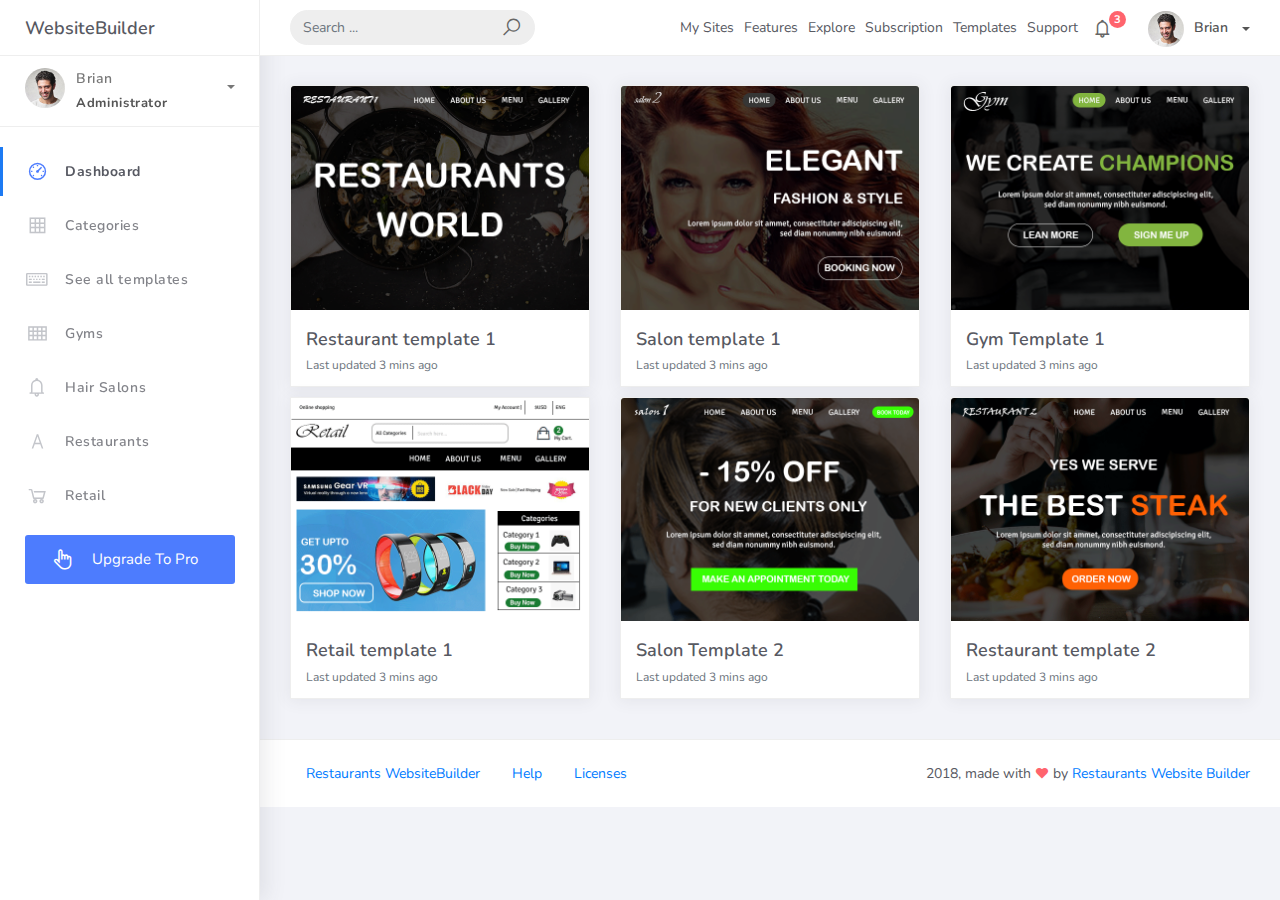
<file: dashboard/index.html>
<!DOCTYPE html>
<html>

<meta http-equiv="content-type" content="text/html;charset=utf-8" />
<head>
	<meta http-equiv="X-UA-Compatible" content="IE=edge,chrome=1" />
	<title>Restaurants Websitebuilder Dashboard</title>
	<meta content='width=device-width, initial-scale=1.0, maximum-scale=1.0, user-scalable=0, shrink-to-fit=no' name='viewport' />
	<link rel="stylesheet" href="assets/css/bootstrap.min.css">
	<link rel="stylesheet" href="https://fonts.googleapis.com/css?family=Nunito:200,200i,300,300i,400,400i,600,600i,700,700i,800,800i,900,900i">
	<link rel="stylesheet" href="assets/css/ready.css">
	<link rel="stylesheet" href="assets/css/demo.css">
</head>
<body>
	<div class="wrapper">
		<div class="main-header">
			<div class="logo-header">
				<a href="#" class="logo">
					WebsiteBuilder
				</a>
				<button class="navbar-toggler sidenav-toggler ml-auto" type="button" data-toggle="collapse" data-target="collapse" aria-controls="sidebar" aria-expanded="false" aria-label="Toggle navigation">
					<span class="navbar-toggler-icon"></span>
				</button>
				<button class="topbar-toggler more"><i class="la la-ellipsis-v"></i></button>
			</div>
			<nav class="navbar navbar-header navbar-expand-lg">
				<div class="container-fluid">

					<form class="navbar-left navbar-form nav-search mr-md-3" action="#">
						<div class="input-group">
							<input type="text" placeholder="Search ..." class="form-control">
							<div class="input-group-append">
								<span class="input-group-text">
									<i class="la la-search search-icon"></i>
								</span>
							</div>
						</div>
					</form>
					<ul class="navbar-nav topbar-nav ml-md-auto align-items-center">
						<li>
							<div class="nav-item">My Sites</div>
						</li>
						<li>
							<div class="nav-item">Features</div>
						</li>
						<li>
							<div class="nav-item">Explore</div>
						</li>
						<li>
							<div class="nav-item">Subscription</div>
						</li>
						<li>
							<div class="nav-item">Templates</div>
						</li>
						<li>
							<div class="nav-item">Support</div>
						</li>
						<li class="nav-item dropdown hidden-caret">
							<a class="nav-link dropdown-toggle" href="#" id="navbarDropdown" role="button" data-toggle="dropdown" aria-haspopup="true" aria-expanded="false">
								<i class="la la-bell"></i>
								<span class="notification">3</span>
							</a>
							<ul class="dropdown-menu notif-box" aria-labelledby="navbarDropdown">
								<li>
									<div class="dropdown-title">You have 4 new notification</div>
								</li>
								<li>
									<div class="notif-center">
										<a href="#">
											<div class="notif-icon notif-primary"> <i class="la la-user-plus"></i> </div>
											<div class="notif-content">
												<span class="block">
													New user registered
												</span>
												<span class="time">5 minutes ago</span>
											</div>
										</a>
										<a href="#">
											<div class="notif-icon notif-success"> <i class="la la-comment"></i> </div>
											<div class="notif-content">
												<span class="block">
													Rahmad commented on Admin
												</span>
												<span class="time">12 minutes ago</span>
											</div>
										</a>
										<a href="#">
											<div class="notif-img">
												<img src="assets/img/profile2.jpg" alt="Img Profile">
											</div>
											<div class="notif-content">
												<span class="block">
													Reza send messages to you
												</span>
												<span class="time">12 minutes ago</span>
											</div>
										</a>
										<a href="#">
											<div class="notif-icon notif-danger"> <i class="la la-heart"></i> </div>
											<div class="notif-content">
												<span class="block">
													Farrah liked Admin
												</span>
												<span class="time">17 minutes ago</span>
											</div>
										</a>
									</div>
								</li>
								<li>
									<a class="see-all" href="javascript:void(0);"> <strong>See all notifications</strong> <i class="la la-angle-right"></i> </a>
								</li>
							</ul>
						</li>
						<li class="nav-item dropdown">
							<a class="dropdown-toggle profile-pic" data-toggle="dropdown" href="#" aria-expanded="false"> <img src="assets/img/profile.jpg" alt="user-img" width="36" class="img-circle"><span >Brian</span></span> </a>
							<ul class="dropdown-menu dropdown-user">
								<li>
									<div class="user-box">
										<div class="u-img"><img src="assets/img/profile.jpg" alt="user"></div>
										<div class="u-text">
											<h4>Brian</h4>
											<p class="text-muted">hello@restaurants.ug</p><a href="#" class="btn btn-rounded btn-danger btn-sm">View Profile</a></div>
										</div>
									</li>
									<div class="dropdown-divider"></div>
									<a class="dropdown-item" href="#"><i class="ti-user"></i> My Profile</a>
									<a class="dropdown-item" href="#"></i> My Balance</a>
									<a class="dropdown-item" href="#"><i class="ti-email"></i> Inbox</a>
									<div class="dropdown-divider"></div>
									<a class="dropdown-item" href="#"><i class="ti-settings"></i> Account Setting</a>
									<div class="dropdown-divider"></div>
									<a class="dropdown-item" href="#"><i class="fa fa-power-off"></i> Logout</a>
								</ul>
								<!-- /.dropdown-user -->
							</li>
						</ul>
					</div>
				</nav>
			</div>
			<div class="sidebar">
				<div class="scrollbar-inner sidebar-wrapper">
					<div class="user">
						<div class="photo">
							<img src="assets/img/profile.jpg">
						</div>
						<div class="info">
							<a class="" data-toggle="collapse" href="#collapseExample" aria-expanded="true">
								<span>
									Brian
									<span class="user-level">Administrator</span>
									<span class="caret"></span>
								</span>
							</a>
							<div class="clearfix"></div>

							<div class="collapse in" id="collapseExample" aria-expanded="true" style="">
								<ul class="nav">
									<li>
										<a href="#profile">
											<span class="link-collapse">My Profile</span>
										</a>
									</li>
									<li>
										<a href="#edit">
											<span class="link-collapse">Edit Profile</span>
										</a>
									</li>
									<li>
										<a href="#settings">
											<span class="link-collapse">Settings</span>
										</a>
									</li>
								</ul>
							</div>
						</div>
					</div>
					<ul class="nav">
						<li class="nav-item active">
							<a href="#">
								<i class="la la-dashboard"></i>
								<p>Dashboard</p>
								<!--<span class="badge badge-count">5</span>-->
							</a>
						</li>
						<li class="nav-item">
							<a href="#">
								<i class="la la-table"></i>
								<p>Categories</p>
								<!--<span class="badge badge-count">14</span>-->
							</a>
						</li>
						<li class="nav-item">
							<a href="#">
								<i class="la la-keyboard-o"></i>
								<p>See all templates</p>
								<!--<span class="badge badge-count">50</span>-->
							</a>
						</li>
						<li class="nav-item">
							<a href="#">
								<i class="la la-th"></i>
								<p>Gyms</p>
								<!--<span class="badge badge-count">6</span>-->
							</a>
						</li>
						<li class="nav-item">
							<a href="#">
								<i class="la la-bell"></i>
								<p>Hair Salons</p>
								<!--<span class="badge badge-success">3</span>-->
							</a>
						</li>
						<li class="nav-item">
							<a href="#">
								<i class="la la-font"></i>
								<p>Restaurants</p>
								<!--<span class="badge badge-danger">25</span>-->
							</a>
						</li>
						<li class="nav-item">
							<a href="#">
								<i class="la la-shopping-cart"></i>
								<p>Retail</p>
							</a>
						</li>
						<li class="nav-item update-pro">
							<button  data-toggle="modal" data-target="#modalUpdate">
								<i class="la la-hand-pointer-o"></i>
								<p>Upgrade To Pro</p>
							</button>
						</li>
					</ul>
				</div>
			</div>
			<div class="main-panel">
				<div class="content">

					<div class="col-md-12 mx">
						<div class="card-deck">
							<div class="card">
								<img class="card-img-top" src="../images/portfolio/grid/01.png" alt="Card image cap">
								<div class="card-body">
									<h5 class="card-title">Restaurant template 1</h5>
									<!--<p class="card-text">This is a longer card with supporting text below as a natural lead-in to additional content. This content is a little bit longer.</p>-->
									<p class="card-text"><small class="text-muted">Last updated 3 mins ago</small></p>
								</div>
							</div>
							<div class="card">
								<img class="card-img-top" src="../images/portfolio/grid/06.png" alt="Card image cap">
								<div class="card-body">
									<h5 class="card-title">Salon template 1</h5>
									<!--<p class="card-text">This card has supporting text below as a natural lead-in to additional content.</p>-->
									<p class="card-text"><small class="text-muted">Last updated 3 mins ago</small></p>
								</div>
							</div>
							<div class="card">
								<img class="card-img-top" src="../images/portfolio/grid/03.png" alt="Card image cap">
								<div class="card-body">
									<h5 class="card-title">Gym Template 1</h5>
									<!--<p class="card-text">This is a wider card with supporting text below as a natural lead-in to additional content. This card has even longer content than the first to show that equal height action.</p>-->
									<p class="card-text"><small class="text-muted">Last updated 3 mins ago</small></p>
								</div>
							</div>
						</div>
					</div>

					<div class="col-md-12 mx">
						<div class="card-deck">
							<div class="card">
								<img class="card-img-top" src="../images/portfolio/grid/04.png" alt="Card image cap">
								<div class="card-body">
									<h5 class="card-title">Retail template 1</h5>
									<!--<p class="card-text">This is a longer card with supporting text below as a natural lead-in to additional content. This content is a little bit longer.</p>-->
									<p class="card-text"><small class="text-muted">Last updated 3 mins ago</small></p>
								</div>
							</div>
							<div class="card">
								<img class="card-img-top" src="../images/portfolio/grid/02.png" alt="Card image cap">
								<div class="card-body">
									<h5 class="card-title">Salon Template 2</h5>
									<!--<p class="card-text">This card has supporting text below as a natural lead-in to additional content.</p>-->
									<p class="card-text"><small class="text-muted">Last updated 3 mins ago</small></p>
								</div>
							</div>
							<div class="card">
								<img class="card-img-top" src="../images/portfolio/grid/05.png" alt="Card image cap">
								<div class="card-body">
									<h5 class="card-title">Restaurant template 2</h5>
									<!--<p class="card-text">This is a wider card with supporting text below as a natural lead-in to additional content. This card has even longer content than the first to show that equal height action.</p>-->
									<p class="card-text"><small class="text-muted">Last updated 3 mins ago</small></p>
								</div>
							</div>
						</div>
					</div>

				</div>
				<footer class="footer">
					<div class="container-fluid">
						<nav class="pull-left">
							<ul class="nav">
								<li class="nav-item">
									<a class="nav-link" href="#">
										Restaurants WebsiteBuilder
									</a>
								</li>
								<li class="nav-item">
									<a class="nav-link" href="#">
										Help
									</a>
								</li>
								<li class="nav-item">
									<a class="nav-link" href="#">
										Licenses
									</a>
								</li>
							</ul>
						</nav>
						<div class="copyright ml-auto">
							2018, made with <i class="la la-heart heart text-danger"></i> by <a href="#">Restaurants Website Builder</a>
						</div>
					</div>
				</footer>
			</div>
		</div>
	</div>
	<!-- Modal -->
	<!--<div class="modal fade" id="modalUpdate" tabindex="-1" role="dialog" aria-labelledby="modalUpdatePro" aria-hidden="true">
		<div class="modal-dialog modal-dialog-centered" role="document">
			<div class="modal-content">
				<div class="modal-header bg-primary">
					<h6 class="modal-title"><i class="la la-frown-o"></i> Under Development</h6>
					<button type="button" class="close" data-dismiss="modal" aria-label="Close">
						<span aria-hidden="true">&times;</span>
					</button>
				</div>
				<div class="modal-body text-center">
					<p>Currently the pro version of the <b>Ready Dashboard</b> Bootstrap is in progress development</p>
					<p>
						<b>We'll let you know when it's done</b></p>
				</div>
				<div class="modal-footer">
					<button type="button" class="btn btn-secondary" data-dismiss="modal">Close</button>
				</div>
			</div>
		</div>
	</div>-->
</body>
<script src="assets/js/core/jquery.3.2.1.min.js"></script>
<script src="assets/js/plugin/jquery-ui-1.12.1.custom/jquery-ui.min.js"></script>
<script src="assets/js/core/popper.min.js"></script>
<script src="assets/js/core/bootstrap.min.js"></script>
<script src="assets/js/plugin/bootstrap-toggle/bootstrap-toggle.min.js"></script>
<script src="assets/js/plugin/jquery-mapael/jquery.mapael.min.js"></script>
<script src="assets/js/plugin/jquery-scrollbar/jquery.scrollbar.min.js"></script>
<script src="assets/js/ready.min.js"></script>
<script src="assets/js/demo.js"></script>


</html>
</file>
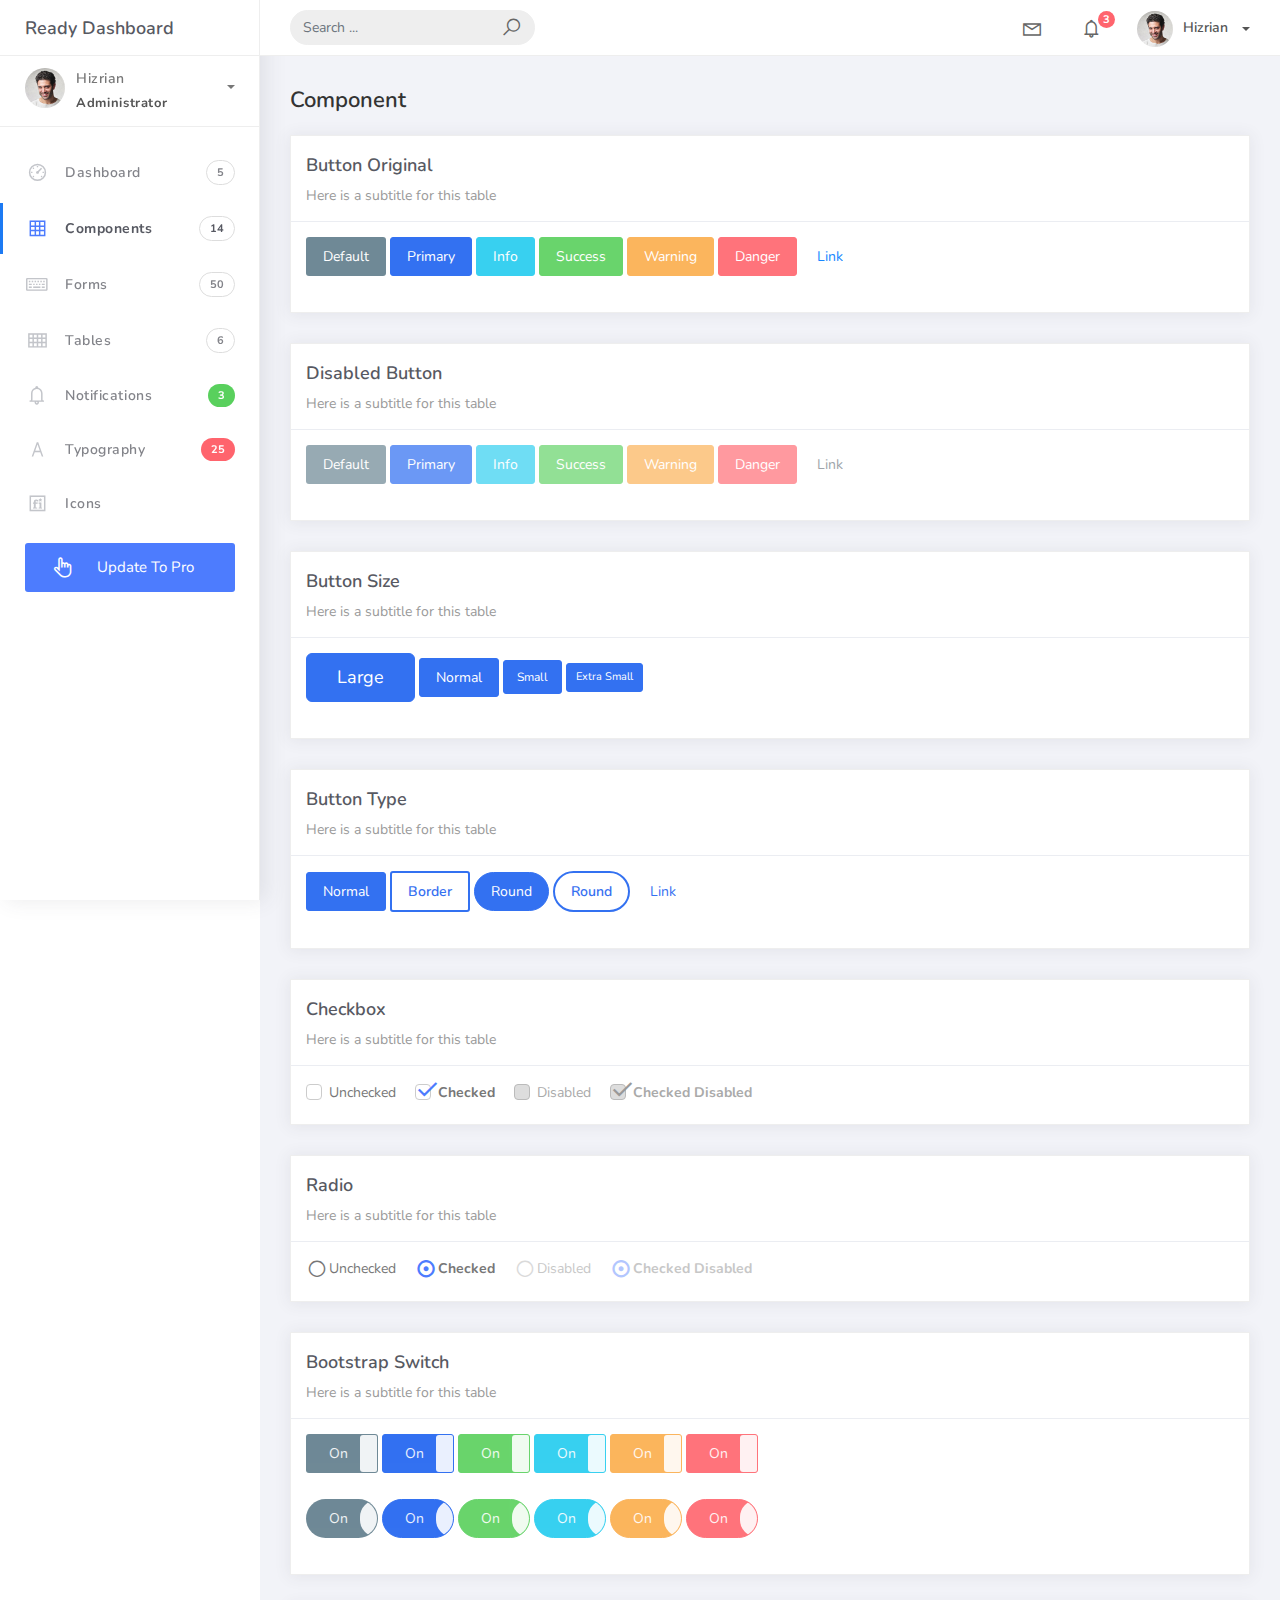
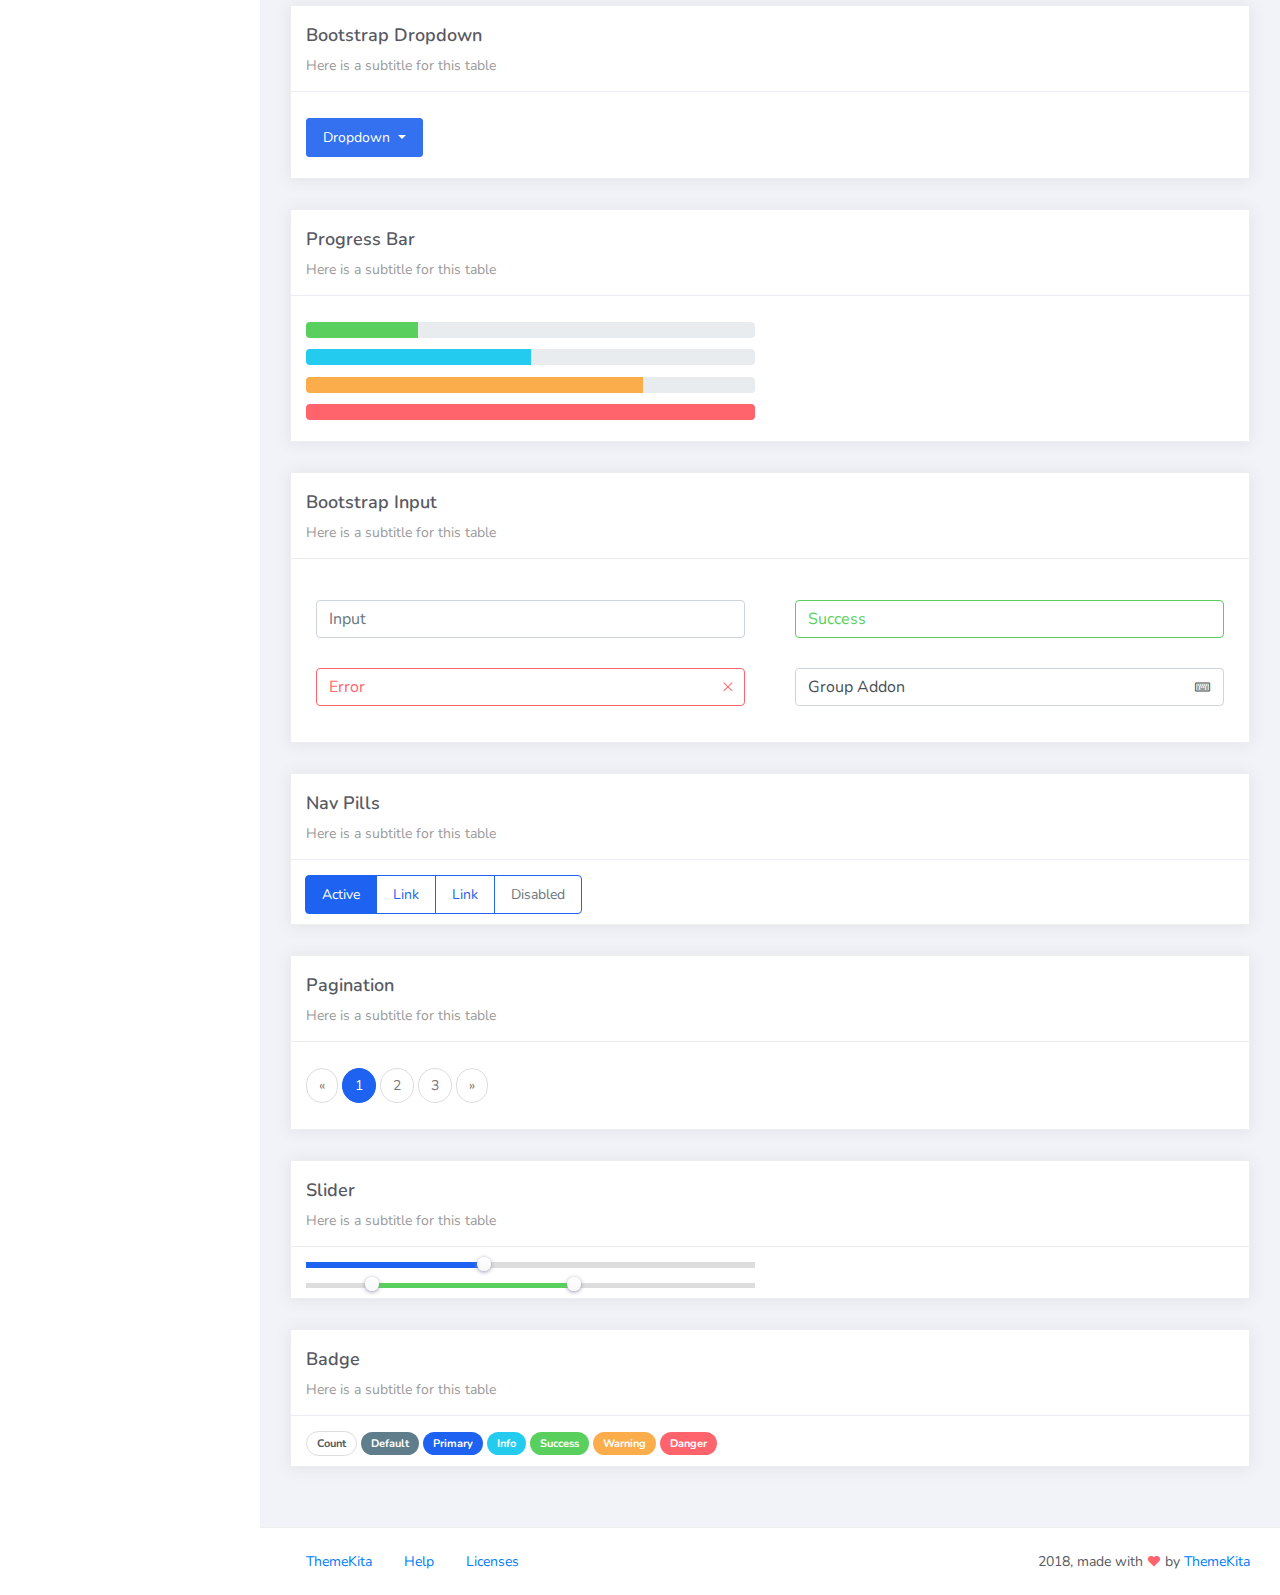
<file: dashboard/components.html>
<!DOCTYPE html>
<html>

<meta http-equiv="content-type" content="text/html;charset=utf-8" />
<head>
	<meta http-equiv="X-UA-Compatible" content="IE=edge,chrome=1" />
	<title>Components - Ready Bootstrap Dashboard</title>
	<meta content='width=device-width, initial-scale=1.0, maximum-scale=1.0, user-scalable=0, shrink-to-fit=no' name='viewport' />
	<link rel="stylesheet" href="assets/css/bootstrap.min.css">
	<link rel="stylesheet" href="https://fonts.googleapis.com/css?family=Nunito:200,200i,300,300i,400,400i,600,600i,700,700i,800,800i,900,900i">
	<link rel="stylesheet" href="assets/css/ready.css">
	<link rel="stylesheet" href="assets/css/demo.css">
</head>
<body>
	<div class="wrapper">
		<div class="main-header">
			<div class="logo-header">
				<a href="index-2.html" class="logo">
					Ready Dashboard
				</a>
				<button class="navbar-toggler sidenav-toggler ml-auto" type="button" data-toggle="collapse" data-target="collapse" aria-controls="sidebar" aria-expanded="false" aria-label="Toggle navigation">
					<span class="navbar-toggler-icon"></span>
				</button>
				<button class="topbar-toggler more"><i class="la la-ellipsis-v"></i></button>
			</div>
			<nav class="navbar navbar-header navbar-expand-lg">
				<div class="container-fluid">

					<form class="navbar-left navbar-form nav-search mr-md-3" action="#">
						<div class="input-group">
							<input type="text" placeholder="Search ..." class="form-control">
							<div class="input-group-append">
								<span class="input-group-text">
									<i class="la la-search search-icon"></i>
								</span>
							</div>
						</div>
					</form>
					<ul class="navbar-nav topbar-nav ml-md-auto align-items-center">
						<li class="nav-item dropdown hidden-caret">
							<a class="nav-link dropdown-toggle" href="#" id="navbarDropdown" role="button" data-toggle="dropdown" aria-haspopup="true" aria-expanded="false">
								<i class="la la-envelope"></i>
							</a>
							<div class="dropdown-menu" aria-labelledby="navbarDropdown">
								<a class="dropdown-item" href="#">Action</a>
								<a class="dropdown-item" href="#">Another action</a>
								<div class="dropdown-divider"></div>
								<a class="dropdown-item" href="#">Something else here</a>
							</div>
						</li>
						<li class="nav-item dropdown hidden-caret">
							<a class="nav-link dropdown-toggle" href="#" id="navbarDropdown" role="button" data-toggle="dropdown" aria-haspopup="true" aria-expanded="false">
								<i class="la la-bell"></i>
								<span class="notification">3</span>
							</a>
							<ul class="dropdown-menu notif-box" aria-labelledby="navbarDropdown">
								<li>
									<div class="dropdown-title">You have 4 new notification</div>
								</li>
								<li>
									<div class="notif-center">
										<a href="#">
											<div class="notif-icon notif-primary"> <i class="la la-user-plus"></i> </div>
											<div class="notif-content">
												<span class="block">
													New user registered
												</span>
												<span class="time">5 minutes ago</span>
											</div>
										</a>
										<a href="#">
											<div class="notif-icon notif-success"> <i class="la la-comment"></i> </div>
											<div class="notif-content">
												<span class="block">
													Rahmad commented on Admin
												</span>
												<span class="time">12 minutes ago</span>
											</div>
										</a>
										<a href="#">
											<div class="notif-img">
												<img src="assets/img/profile2.jpg" alt="Img Profile">
											</div>
											<div class="notif-content">
												<span class="block">
													Reza send messages to you
												</span>
												<span class="time">12 minutes ago</span>
											</div>
										</a>
										<a href="#">
											<div class="notif-icon notif-danger"> <i class="la la-heart"></i> </div>
											<div class="notif-content">
												<span class="block">
													Farrah liked Admin
												</span>
												<span class="time">17 minutes ago</span>
											</div>
										</a>
									</div>
								</li>
								<li>
									<a class="see-all" href="javascript:void(0);"> <strong>See all notifications</strong> <i class="la la-angle-right"></i> </a>
								</li>
							</ul>
						</li>
						<li class="nav-item dropdown">
							<a class="dropdown-toggle profile-pic" data-toggle="dropdown" href="#" aria-expanded="false"> <img src="assets/img/profile.jpg" alt="user-img" width="36" class="img-circle"><span >Hizrian</span></span> </a>
							<ul class="dropdown-menu dropdown-user">
								<li>
									<div class="user-box">
										<div class="u-img"><img src="assets/img/profile.jpg" alt="user"></div>
										<div class="u-text">
											<h4>Hizrian</h4>
											<p class="text-muted">hello@themekita.com</p><a href="profile.html" class="btn btn-rounded btn-danger btn-sm">View Profile</a></div>
										</div>
									</li>
									<div class="dropdown-divider"></div>
									<a class="dropdown-item" href="#"><i class="ti-user"></i> My Profile</a>
									<a class="dropdown-item" href="#"></i> My Balance</a>
									<a class="dropdown-item" href="#"><i class="ti-email"></i> Inbox</a>
									<div class="dropdown-divider"></div>
									<a class="dropdown-item" href="#"><i class="ti-settings"></i> Account Setting</a>
									<div class="dropdown-divider"></div>
									<a class="dropdown-item" href="#"><i class="fa fa-power-off"></i> Logout</a>
								</ul>
								<!-- /.dropdown-user -->
							</li>
						</ul>
					</div>
				</nav>
			</div>
			<div class="sidebar">
				<div class="scrollbar-inner sidebar-wrapper">
					<div class="user">
						<div class="photo">
							<img src="assets/img/profile.jpg">
						</div>
						<div class="info">
							<a class="" data-toggle="collapse" href="#collapseExample" aria-expanded="true">
								<span>
									Hizrian
									<span class="user-level">Administrator</span>
									<span class="caret"></span>
								</span>
							</a>
							<div class="clearfix"></div>

							<div class="collapse in" id="collapseExample" aria-expanded="true" style="">
								<ul class="nav">
									<li>
										<a href="#profile">
											<span class="link-collapse">My Profile</span>
										</a>
									</li>
									<li>
										<a href="#edit">
											<span class="link-collapse">Edit Profile</span>
										</a>
									</li>
									<li>
										<a href="#settings">
											<span class="link-collapse">Settings</span>
										</a>
									</li>
								</ul>
							</div>
						</div>
					</div>
					<ul class="nav">
						<li class="nav-item">
							<a href="index-2.html">
								<i class="la la-dashboard"></i>
								<p>Dashboard</p>
								<span class="badge badge-count">5</span>
							</a>
						</li>
						<li class="nav-item active">
							<a href="components.html">
								<i class="la la-table"></i>
								<p>Components</p>
								<span class="badge badge-count">14</span>
							</a>
						</li>
						<li class="nav-item">
							<a href="forms.html">
								<i class="la la-keyboard-o"></i>
								<p>Forms</p>
								<span class="badge badge-count">50</span>
							</a>
						</li>
						<li class="nav-item">
							<a href="tables.html">
								<i class="la la-th"></i>
								<p>Tables</p>
								<span class="badge badge-count">6</span>
							</a>
						</li>
						<li class="nav-item">
							<a href="notifications.html">
								<i class="la la-bell"></i>
								<p>Notifications</p>
								<span class="badge badge-success">3</span>
							</a>
						</li>
						<li class="nav-item">
							<a href="typography.html">
								<i class="la la-font"></i>
								<p>Typography</p>
								<span class="badge badge-danger">25</span>
							</a>
						</li>
						<li class="nav-item">
							<a href="icons.html">
								<i class="la la-fonticons"></i>
								<p>Icons</p>
							</a>
						</li>
						<li class="nav-item update-pro">
							<button  data-toggle="modal" data-target="#modalUpdate">
								<i class="la la-hand-pointer-o"></i>
								<p>Update To Pro</p>
							</button>
						</li>
					</ul>
				</div>
			</div>
			<div class="main-panel">
				<div class="content">
					<div class="container-fluid">
						<h4 class="page-title">Component</h4>
						<div class="row">
							<div class="col-md-12">
								<div class="card">
									<div class="card-header">
										<h4 class="card-title">Button Original</h4>
										<p class="card-category">Here is a subtitle for this table</p>
									</div>
									<div class="card-body">
										<p class="demo">
											<button class="btn btn-default">Default</button>

											<button class="btn btn-primary">Primary</button>

											<button class="btn btn-info">Info</button>

											<button class="btn btn-success">Success</button>

											<button class="btn btn-warning">Warning</button>

											<button class="btn btn-danger">Danger</button>

											<button class="btn btn-link">Link</button>
										</p>
									</div>
								</div>
							</div>
							<div class="col-md-12">
								<div class="card">
									<div class="card-header">
										<h4 class="card-title">Disabled Button</h4>
										<p class="card-category">Here is a subtitle for this table</p>
									</div>
									<div class="card-body">
										<p class="demo">
											<button class="btn btn-default" disabled="disabled">Default</button>

											<button class="btn btn-primary" disabled="disabled">Primary</button>

											<button class="btn btn-info" disabled="disabled">Info</button>

											<button class="btn btn-success" disabled="disabled">Success</button>

											<button class="btn btn-warning" disabled="disabled">Warning</button>

											<button class="btn btn-danger" disabled="disabled">Danger</button>

											<button class="btn btn-link" disabled>Link</button>
										</p>
									</div>
								</div>
							</div>
							<div class="col-md-12">
								<div class="card">
									<div class="card-header">
										<h4 class="card-title">Button Size</h4>
										<p class="card-category">Here is a subtitle for this table</p>
									</div>
									<div class="card-body">
										<p class="demo">
											<button class="btn btn-primary btn-lg">Large</button>

											<button class="btn btn-primary">Normal</button>

											<button class="btn btn-primary btn-sm">Small</button>

											<button class="btn btn-primary btn-xs">Extra Small</button>
										</p>
									</div>
								</div>
							</div>
							<div class="col-md-12">
								<div class="card">
									<div class="card-header">
										<h4 class="card-title">Button Type</h4>
										<p class="card-category">Here is a subtitle for this table</p>
									</div>
									<div class="card-body">
										<p class="demo">
											<button class="btn btn-primary">Normal</button>
											<button class="btn btn-primary btn-border">Border</button>

											<button class="btn btn-primary btn-round">Round</button>

											<button class="btn btn-primary btn-border btn-round">Round</button>

											<button class="btn btn-primary btn-link">Link</button>
										</p>
									</div>
								</div>
							</div>
							<div class="col-md-12">
								<div class="card">
									<div class="card-header">
										<h4 class="card-title">Checkbox</h4>
										<p class="card-category">Here is a subtitle for this table</p>
									</div>
									<div class="card-body">
										<p class="demo">
											<label class="form-check-label">
												<input class="form-check-input" type="checkbox" value="">
												<span class="form-check-sign">Unchecked</span>
											</label>

											<label class="form-check-label">
												<input class="form-check-input" type="checkbox" value="" checked>
												<span class="form-check-sign">Checked</span>
											</label>

											<label class="form-check-label">
												<input class="form-check-input" type="checkbox" value="" disabled>
												<span class="form-check-sign">Disabled</span>
											</label>

											<label class="form-check-label">
												<input class="form-check-input" type="checkbox" value="" checked disabled>
												<span class="form-check-sign">Checked Disabled</span>
											</label>
										</p>
									</div>
								</div>
							</div>
							<div class="col-md-12">
								<div class="card">
									<div class="card-header">
										<h4 class="card-title">Radio</h4>
										<p class="card-category">Here is a subtitle for this table</p>
									</div>
									<div class="card-body">
										<p class="demo">
											<label class="form-radio-label">
												<input class="form-radio-input" type="radio" name="optionsRadios" value="">
												<span class="form-radio-sign">Unchecked</span>
											</label>
											<label class="form-radio-label">
												<input class="form-radio-input" type="radio" name="optionsRadios" value="" checked>
												<span class="form-radio-sign">Checked</span>
											</label>
											<label class="form-radio-label">
												<input class="form-radio-input" type="radio" value="" disabled>
												<span class="form-radio-sign">Disabled</span>
											</label>
											<label class="form-radio-label">
												<input class="form-radio-input" type="radio" value="" checked disabled>
												<span class="form-radio-sign">Checked Disabled</span>
											</label>
										</p>
									</div>
								</div>
							</div>
							<div class="col-md-12">
								<div class="card">
									<div class="card-header">
										<h4 class="card-title">Bootstrap Switch</h4>
										<p class="card-category">Here is a subtitle for this table</p>
									</div>
									<div class="card-body">
										<p class="demo">
											<input type="checkbox" checked data-toggle="toggle" data-onstyle="default">
											<input type="checkbox" checked data-toggle="toggle" data-onstyle="primary">
											<input type="checkbox" checked data-toggle="toggle" data-onstyle="success">
											<input type="checkbox" checked data-toggle="toggle" data-onstyle="info">
											<input type="checkbox" checked data-toggle="toggle" data-onstyle="warning">
											<input type="checkbox" checked data-toggle="toggle" data-onstyle="danger">
										</p>
										<p class="demo">
											<input type="checkbox" checked data-toggle="toggle" data-onstyle="default" data-style="btn-round">
											<input type="checkbox" checked data-toggle="toggle" data-onstyle="primary" data-style="btn-round">
											<input type="checkbox" checked data-toggle="toggle" data-onstyle="success" data-style="btn-round">
											<input type="checkbox" checked data-toggle="toggle" data-onstyle="info" data-style="btn-round">
											<input type="checkbox" checked data-toggle="toggle" data-onstyle="warning" data-style="btn-round">
											<input type="checkbox" checked data-toggle="toggle" data-onstyle="danger" data-style="btn-round">
										</p>
									</div>
								</div>
							</div>
							<div class="col-md-12">
								<div class="card">
									<div class="card-header">
										<h4 class="card-title">Bootstrap Dropdown</h4>
										<p class="card-category">Here is a subtitle for this table</p>
									</div>
									<div class="card-body">
										<p class="demo">
											<div class="dropdown">

												<button class="btn btn-primary dropdown-toggle" type="button" id="dropdownMenu1" data-toggle="dropdown">

													Dropdown

												</button>

												<ul class="dropdown-menu" role="menu" aria-labelledby="dropdownMenu">

													<a class="dropdown-item" href="#">Action</a>
													<a class="dropdown-item" href="#">Another action</a>
													<div class="dropdown-divider"></div>
													<a class="dropdown-item" href="#">Something else here</a>

												</ul>

											</div>
										</p>
									</div>
								</div>
							</div>
							<div class="col-md-12">
								<div class="card">
									<div class="card-header">
										<h4 class="card-title">Progress Bar</h4>
										<p class="card-category">Here is a subtitle for this table</p>
									</div>
									<div class="card-body">
										<div class="row">
											<div class="col-md-6">
												<p class="demo">
													<div class="progress">
														<div class="progress-bar bg-success" role="progressbar" style="width: 25%" aria-valuenow="25" aria-valuemin="0" aria-valuemax="100"></div>
													</div>
												</p>
												<p class="demo">
													<div class="progress">
														<div class="progress-bar bg-info" role="progressbar" style="width: 50%" aria-valuenow="50" aria-valuemin="0" aria-valuemax="100"></div>
													</div>
												</p>
												<p class="demo">
													<div class="progress">
														<div class="progress-bar bg-warning" role="progressbar" style="width: 75%" aria-valuenow="75" aria-valuemin="0" aria-valuemax="100"></div>
													</div>
												</p>
												<p class="demo">
													<div class="progress">
														<div class="progress-bar bg-danger" role="progressbar" style="width: 100%" aria-valuenow="100" aria-valuemin="0" aria-valuemax="100"></div>
													</div>
												</p>
											</div>
										</div>
									</div>
								</div>
							</div>
							<div class="col-md-12">
								<div class="card">
									<div class="card-header">
										<h4 class="card-title">Bootstrap Input</h4>
										<p class="card-category">Here is a subtitle for this table</p>
									</div>
									<div class="card-body">
										<p class="demo">
											<div class="row">
												<div class="col-md-6">
													<div class="form-group">

														<input type="text" value="" placeholder="Input" class="form-control" />

													</div>
												</div>

												<div class="col-md-6">
													<div class="form-group has-success">

														<input type="text" value="Success" class="form-control" />

													</div>
												</div>

												<div class="col-md-6">
													<div class="form-group has-error has-feedback">

														<input type="text" value="Error" class="form-control" />

														<span class="la la-times form-control-feedback"></span>

													</div>
												</div>

												<div class="col-md-6">
													<div class="form-group">
														<div class="input-group has-icon">

															<input type="text" value="Group Addon" class="form-control">

															<div class="input-group-append">
																<span class="input-group-text input-group-icon"><i class="la la-keyboard-o"></i></span>
															</div>
														</div>
													</div>
												</div>
											</div>
										</p>
									</div>
								</div>
							</div>
							<div class="col-md-12">
								<div class="card">
									<div class="card-header">
										<h4 class="card-title">Nav Pills</h4>
										<p class="card-category">Here is a subtitle for this table</p>
									</div>
									<div class="card-body">
										<ul class="nav nav-pills nav-primary">
											<li class="nav-item">
												<a class="nav-link active" href="#">Active</a>
											</li>
											<li class="nav-item">
												<a class="nav-link" href="#">Link</a>
											</li>
											<li class="nav-item">
												<a class="nav-link" href="#">Link</a>
											</li>
											<li class="nav-item">
												<a class="nav-link disabled" href="#">Disabled</a>
											</li>
										</ul>
									</div>
								</div>
							</div>
							<div class="col-md-12">
								<div class="card">
									<div class="card-header">
										<h4 class="card-title">Pagination</h4>
										<p class="card-category">Here is a subtitle for this table</p>
									</div>
									<div class="card-body">
										<p class="demo">
											<ul class="pagination pg-primary">
												<li class="page-item">
													<a class="page-link" href="#" aria-label="Previous">
														<span aria-hidden="true">&laquo;</span>
														<span class="sr-only">Previous</span>
													</a>
												</li>
												<li class="page-item active"><a class="page-link" href="#">1</a></li>
												<li class="page-item"><a class="page-link" href="#">2</a></li>
												<li class="page-item"><a class="page-link" href="#">3</a></li>
												<li class="page-item">
													<a class="page-link" href="#" aria-label="Next">
														<span aria-hidden="true">&raquo;</span>
														<span class="sr-only">Next</span>
													</a>
												</li>
											</ul>
										</p>
									</div>
								</div>
							</div>
							<div class="col-md-12">
								<div class="card">
									<div class="card-header">
										<h4 class="card-title">Slider</h4>
										<p class="card-category">Here is a subtitle for this table</p>
									</div>
									<div class="card-body">
										<div class="demo">
											<div class="row">
												<div class="col-md-6">
													<div id="slider" class="slider-primary"></div>

													<div id="slider-range" class="slider-success"></div>
												</div>
											</div>
										</div>
									</div>
								</div>
							</div>
							<div class="col-md-12">
								<div class="card">
									<div class="card-header">
										<h4 class="card-title">Badge</h4>
										<p class="card-category">Here is a subtitle for this table</p>
									</div>
									<div class="card-body">
										<span class="badge badge-count">Count</span>
										<span class="badge badge-default">Default</span>
										<span class="badge badge-primary">Primary</span>
										<span class="badge badge-info">Info</span>
										<span class="badge badge-success">Success</span>
										<span class="badge badge-warning">Warning</span>
										<span class="badge badge-danger">Danger</span>
									</div>
								</div>
							</div>
						</div>
					</div>
				</div>
				<footer class="footer">
					<div class="container-fluid">
						<nav class="pull-left">
							<ul class="nav">
								<li class="nav-item">
									<a class="nav-link" href="http://www.themekita.com/">
										ThemeKita
									</a>
								</li>
								<li class="nav-item">
									<a class="nav-link" href="#">
										Help
									</a>
								</li>
								<li class="nav-item">
									<a class="nav-link" href="https://themewagon.com/license/#free-item">
										Licenses
									</a>
								</li>
							</ul>
						</nav>
						<div class="copyright ml-auto">
							2018, made with <i class="la la-heart heart text-danger"></i> by <a href="http://www.themekita.com/">ThemeKita</a>
						</div>
					</div>
				</footer>
			</div>
		</div>
	</div>
	<!-- Modal -->
	<div class="modal fade" id="modalUpdate" tabindex="-1" role="dialog" aria-labelledby="modalUpdatePro" aria-hidden="true">
		<div class="modal-dialog modal-dialog-centered" role="document">
			<div class="modal-content">
				<div class="modal-header bg-primary">
					<h6 class="modal-title"><i class="la la-frown-o"></i> Under Development</h6>
					<button type="button" class="close" data-dismiss="modal" aria-label="Close">
						<span aria-hidden="true">&times;</span>
					</button>
				</div>
				<div class="modal-body text-center">
					<p>Currently the pro version of the <b>Ready Dashboard</b> Bootstrap is in progress development</p>
					<p>
					<b>We'll let you know when it's done</b></p>
				</div>
				<div class="modal-footer">
					<button type="button" class="btn btn-secondary" data-dismiss="modal">Close</button>
				</div>
			</div>
		</div>
	</div>
</body>
<script src="assets/js/core/jquery.3.2.1.min.js"></script>
<script src="assets/js/plugin/jquery-ui-1.12.1.custom/jquery-ui.min.js"></script>
<script src="assets/js/core/popper.min.js"></script>
<script src="assets/js/core/bootstrap.min.js"></script>
<script src="assets/js/plugin/chartist/chartist.min.js"></script>
<script src="assets/js/plugin/chartist/plugin/chartist-plugin-tooltip.min.js"></script>
<script src="assets/js/plugin/bootstrap-notify/bootstrap-notify.min.js"></script>
<script src="assets/js/plugin/bootstrap-toggle/bootstrap-toggle.min.js"></script>
<script src="assets/js/plugin/jquery-mapael/jquery.mapael.min.js"></script>
<script src="assets/js/plugin/jquery-mapael/maps/world_countries.min.js"></script>
<script src="assets/js/plugin/chart-circle/circles.min.js"></script>
<script src="assets/js/plugin/jquery-scrollbar/jquery.scrollbar.min.js"></script>
<script src="assets/js/ready.min.js"></script>
<script>
	$( function() {
		$( "#slider" ).slider({
			range: "min",
			max: 100,
			value: 40,
		});
		$( "#slider-range" ).slider({
			range: true,
			min: 0,
			max: 500,
			values: [ 75, 300 ]
		});
	} );
</script>


</html>
</file>
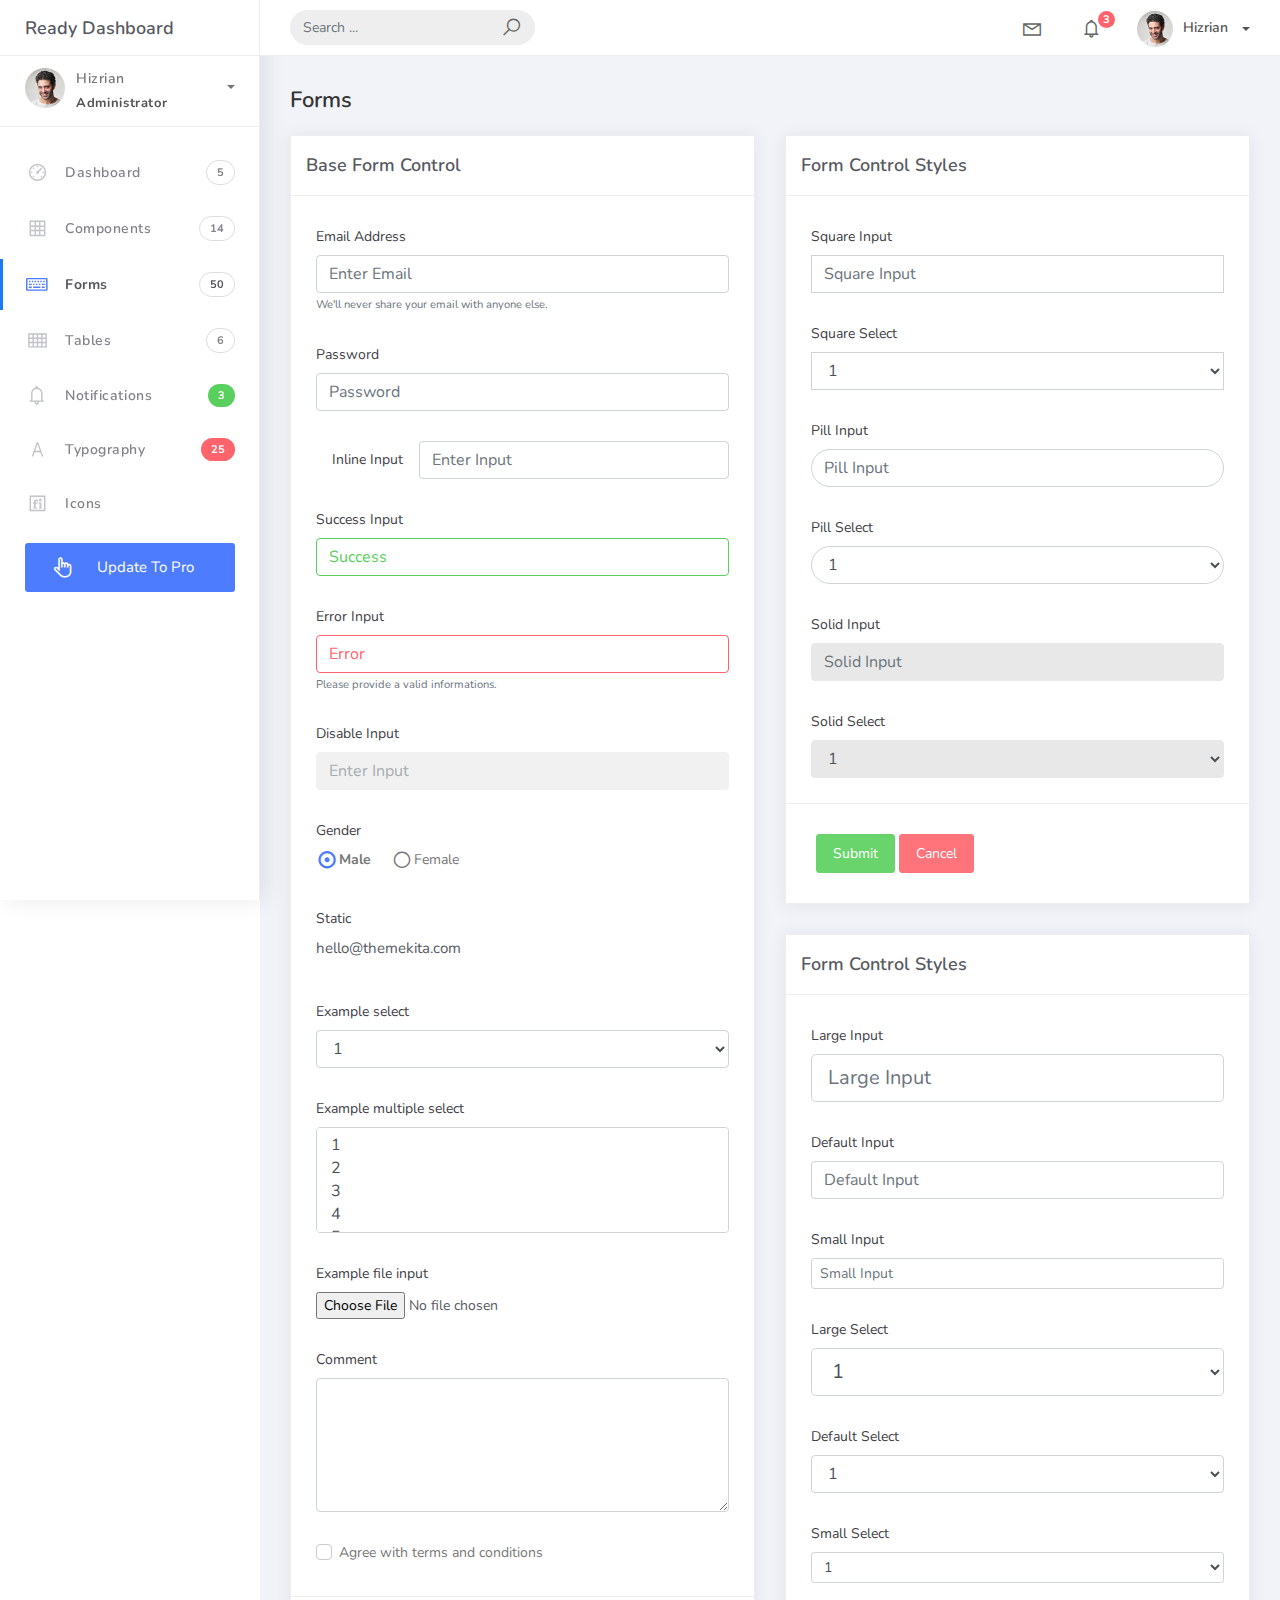
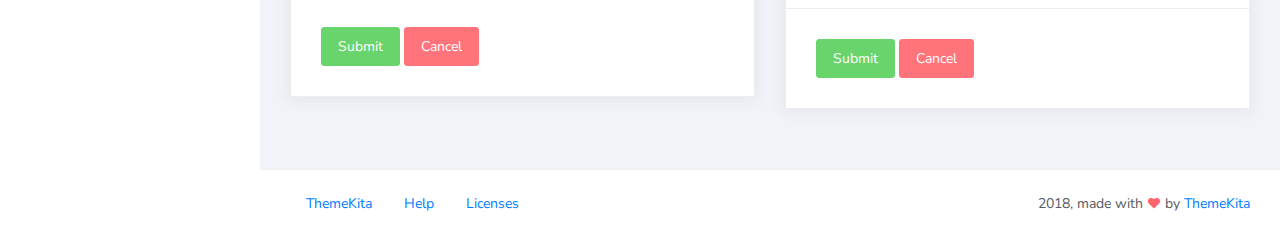
<file: dashboard/forms.html>
<!DOCTYPE html>
<html>

<meta http-equiv="content-type" content="text/html;charset=utf-8" />
<head>
	<meta http-equiv="X-UA-Compatible" content="IE=edge,chrome=1" />
	<title>Forms - Ready Bootstrap Dashboard</title>
	<meta content='width=device-width, initial-scale=1.0, maximum-scale=1.0, user-scalable=0, shrink-to-fit=no' name='viewport' />
	<link rel="stylesheet" href="assets/css/bootstrap.min.css">
	<link rel="stylesheet" href="https://fonts.googleapis.com/css?family=Nunito:200,200i,300,300i,400,400i,600,600i,700,700i,800,800i,900,900i">
	<link rel="stylesheet" href="assets/css/ready.css">
	<link rel="stylesheet" href="assets/css/demo.css">
</head>
<body>
	<div class="wrapper">
		<div class="main-header">
			<div class="logo-header">
				<a href="index-2.html" class="logo">
					Ready Dashboard
				</a>
				<button class="navbar-toggler sidenav-toggler ml-auto" type="button" data-toggle="collapse" data-target="collapse" aria-controls="sidebar" aria-expanded="false" aria-label="Toggle navigation">
					<span class="navbar-toggler-icon"></span>
				</button>
				<button class="topbar-toggler more"><i class="la la-ellipsis-v"></i></button>
			</div>
			<nav class="navbar navbar-header navbar-expand-lg">
				<div class="container-fluid">

					<form class="navbar-left navbar-form nav-search mr-md-3" action="#">
						<div class="input-group">
							<input type="text" placeholder="Search ..." class="form-control">
							<div class="input-group-append">
								<span class="input-group-text">
									<i class="la la-search search-icon"></i>
								</span>
							</div>
						</div>
					</form>
					<ul class="navbar-nav topbar-nav ml-md-auto align-items-center">
						<li class="nav-item dropdown hidden-caret">
							<a class="nav-link dropdown-toggle" href="#" id="navbarDropdown" role="button" data-toggle="dropdown" aria-haspopup="true" aria-expanded="false">
								<i class="la la-envelope"></i>
							</a>
							<div class="dropdown-menu" aria-labelledby="navbarDropdown">
								<a class="dropdown-item" href="#">Action</a>
								<a class="dropdown-item" href="#">Another action</a>
								<div class="dropdown-divider"></div>
								<a class="dropdown-item" href="#">Something else here</a>
							</div>
						</li>
						<li class="nav-item dropdown hidden-caret">
							<a class="nav-link dropdown-toggle" href="#" id="navbarDropdown" role="button" data-toggle="dropdown" aria-haspopup="true" aria-expanded="false">
								<i class="la la-bell"></i>
								<span class="notification">3</span>
							</a>
							<ul class="dropdown-menu notif-box" aria-labelledby="navbarDropdown">
								<li>
									<div class="dropdown-title">You have 4 new notification</div>
								</li>
								<li>
									<div class="notif-center">
										<a href="#">
											<div class="notif-icon notif-primary"> <i class="la la-user-plus"></i> </div>
											<div class="notif-content">
												<span class="block">
													New user registered
												</span>
												<span class="time">5 minutes ago</span>
											</div>
										</a>
										<a href="#">
											<div class="notif-icon notif-success"> <i class="la la-comment"></i> </div>
											<div class="notif-content">
												<span class="block">
													Rahmad commented on Admin
												</span>
												<span class="time">12 minutes ago</span>
											</div>
										</a>
										<a href="#">
											<div class="notif-img">
												<img src="assets/img/profile2.jpg" alt="Img Profile">
											</div>
											<div class="notif-content">
												<span class="block">
													Reza send messages to you
												</span>
												<span class="time">12 minutes ago</span>
											</div>
										</a>
										<a href="#">
											<div class="notif-icon notif-danger"> <i class="la la-heart"></i> </div>
											<div class="notif-content">
												<span class="block">
													Farrah liked Admin
												</span>
												<span class="time">17 minutes ago</span>
											</div>
										</a>
									</div>
								</li>
								<li>
									<a class="see-all" href="javascript:void(0);"> <strong>See all notifications</strong> <i class="la la-angle-right"></i> </a>
								</li>
							</ul>
						</li>
						<li class="nav-item dropdown">
							<a class="dropdown-toggle profile-pic" data-toggle="dropdown" href="#" aria-expanded="false"> <img src="assets/img/profile.jpg" alt="user-img" width="36" class="img-circle"><span >Hizrian</span></span> </a>
							<ul class="dropdown-menu dropdown-user">
								<li>
									<div class="user-box">
										<div class="u-img"><img src="assets/img/profile.jpg" alt="user"></div>
										<div class="u-text">
											<h4>Hizrian</h4>
											<p class="text-muted">hello@themekita.com</p><a href="profile.html" class="btn btn-rounded btn-danger btn-sm">View Profile</a></div>
										</div>
									</li>
									<div class="dropdown-divider"></div>
									<a class="dropdown-item" href="#"><i class="ti-user"></i> My Profile</a>
									<a class="dropdown-item" href="#"></i> My Balance</a>
									<a class="dropdown-item" href="#"><i class="ti-email"></i> Inbox</a>
									<div class="dropdown-divider"></div>
									<a class="dropdown-item" href="#"><i class="ti-settings"></i> Account Setting</a>
									<div class="dropdown-divider"></div>
									<a class="dropdown-item" href="#"><i class="fa fa-power-off"></i> Logout</a>
								</ul>
								<!-- /.dropdown-user -->
							</li>
						</ul>
					</div>
				</nav>
			</div>
			<div class="sidebar">
				<div class="scrollbar-inner sidebar-wrapper">
					<div class="user">
						<div class="photo">
							<img src="assets/img/profile.jpg">
						</div>
						<div class="info">
							<a class="" data-toggle="collapse" href="#collapseExample" aria-expanded="true">
								<span>
									Hizrian
									<span class="user-level">Administrator</span>
									<span class="caret"></span>
								</span>
							</a>
							<div class="clearfix"></div>

							<div class="collapse in" id="collapseExample" aria-expanded="true" style="">
								<ul class="nav">
									<li>
										<a href="#profile">
											<span class="link-collapse">My Profile</span>
										</a>
									</li>
									<li>
										<a href="#edit">
											<span class="link-collapse">Edit Profile</span>
										</a>
									</li>
									<li>
										<a href="#settings">
											<span class="link-collapse">Settings</span>
										</a>
									</li>
								</ul>
							</div>
						</div>
					</div>
					<ul class="nav">
						<li class="nav-item">
							<a href="index-2.html">
								<i class="la la-dashboard"></i>
								<p>Dashboard</p>
								<span class="badge badge-count">5</span>
							</a>
						</li>
						<li class="nav-item">
							<a href="components.html">
								<i class="la la-table"></i>
								<p>Components</p>
								<span class="badge badge-count">14</span>
							</a>
						</li>
						<li class="nav-item active">
							<a href="forms.html">
								<i class="la la-keyboard-o"></i>
								<p>Forms</p>
								<span class="badge badge-count">50</span>
							</a>
						</li>
						<li class="nav-item">
							<a href="tables.html">
								<i class="la la-th"></i>
								<p>Tables</p>
								<span class="badge badge-count">6</span>
							</a>
						</li>
						<li class="nav-item">
							<a href="notifications.html">
								<i class="la la-bell"></i>
								<p>Notifications</p>
								<span class="badge badge-success">3</span>
							</a>
						</li>
						<li class="nav-item">
							<a href="typography.html">
								<i class="la la-font"></i>
								<p>Typography</p>
								<span class="badge badge-danger">25</span>
							</a>
						</li>
						<li class="nav-item">
							<a href="icons.html">
								<i class="la la-fonticons"></i>
								<p>Icons</p>
							</a>
						</li>
						<li class="nav-item update-pro">
							<button  data-toggle="modal" data-target="#modalUpdate">
								<i class="la la-hand-pointer-o"></i>
								<p>Update To Pro</p>
							</button>
						</li>
					</ul>
				</div>
			</div>
			<div class="main-panel">
				<div class="content">
					<div class="container-fluid">
						<h4 class="page-title">Forms</h4>
						<div class="row">
							<div class="col-md-6">
								<div class="card">
									<div class="card-header">
										<div class="card-title">Base Form Control</div>
									</div>
									<div class="card-body">
										<div class="form-group">
											<label for="email">Email Address</label>
											<input type="email" class="form-control" id="email" placeholder="Enter Email">
											<small id="emailHelp" class="form-text text-muted">We'll never share your email with anyone else.</small>
										</div>
										<div class="form-group">
											<label for="password">Password</label>
											<input type="password" class="form-control" id="password" placeholder="Password">
										</div>
										<div class="form-group form-inline">
											<label for="inlineinput" class="col-md-3 col-form-label">Inline Input</label>
											<div class="col-md-9 p-0">
												<input type="text" class="form-control input-full" id="inlineinput" placeholder="Enter Input">
											</div>
										</div>
										<div class="form-group has-success">
											<label for="successInput">Success Input</label>
											<input type="text" id="successInput" value="Success" class="form-control">
										</div>
										<div class="form-group has-error has-feedback">
											<label for="errorInput">Error Input</label>
											<input type="text" id="errorInput" value="Error" class="form-control">
											<small id="emailHelp" class="form-text text-muted">Please provide a valid informations.</small>
										</div>
										<div class="form-group">
											<label for="disableinput">Disable Input</label>
											<input type="text" class="form-control" id="disableinput" placeholder="Enter Input" disabled>
										</div>
										<div class="form-check">
											<label>Gender</label><br/>
											<label class="form-radio-label">
												<input class="form-radio-input" type="radio" name="optionsRadios" value=""  checked="">
												<span class="form-radio-sign">Male</span>
											</label>
											<label class="form-radio-label ml-3">
												<input class="form-radio-input" type="radio" name="optionsRadios" value="">
												<span class="form-radio-sign">Female</span>
											</label>
										</div>
										<div class="form-group">
											<label class="control-label">
												Static
											</label> <!----> <p class="form-control-static">hello@themekita.com</p> <!---->  <!----></div>
											<div class="form-group">
												<label for="exampleFormControlSelect1">Example select</label>
												<select class="form-control" id="exampleFormControlSelect1">
													<option>1</option>
													<option>2</option>
													<option>3</option>
													<option>4</option>
													<option>5</option>
												</select>
											</div>
											<div class="form-group">
												<label for="exampleFormControlSelect2">Example multiple select</label>
												<select multiple class="form-control" id="exampleFormControlSelect2">
													<option>1</option>
													<option>2</option>
													<option>3</option>
													<option>4</option>
													<option>5</option>
												</select>
											</div>
											<div class="form-group">
												<label for="exampleFormControlFile1">Example file input</label>
												<input type="file" class="form-control-file" id="exampleFormControlFile1">
											</div>
											<div class="form-group">
												<label for="comment">Comment</label>
												<textarea class="form-control" id="comment" rows="5">

												</textarea>
											</div>
											<div class="form-check">
												<label class="form-check-label">
													<input class="form-check-input" type="checkbox" value="">
													<span class="form-check-sign">Agree with terms and conditions</span>
												</label>
											</div>
										</div>
										<div class="card-action">
											<button class="btn btn-success">Submit</button>
											<button class="btn btn-danger">Cancel</button>
										</div>
									</div>
								</div>
								<div class="col-md-6">
									<div class="card">
										<div class="card-header">
											<div class="card-title">Form Control Styles</div>
										</div>
										<div class="card-body">
											<div class="form-group">
												<label for="squareInput">Square Input</label>
												<input type="text" class="form-control input-square" id="squareInput" placeholder="Square Input">
											</div>
											<div class="form-group">
												<label for="squareSelect">Square Select</label>
												<select class="form-control input-square" id="squareSelect">
													<option>1</option>
													<option>2</option>
													<option>3</option>
													<option>4</option>
													<option>5</option>
												</select>
											</div>
											<div class="form-group">
												<label for="pillInput">Pill Input</label>
												<input type="text" class="form-control input-pill" id="pillInput" placeholder="Pill Input">
											</div>
											<div class="form-group">
												<label for="pillSelect">Pill Select</label>
												<select class="form-control input-pill" id="pillSelect">
													<option>1</option>
													<option>2</option>
													<option>3</option>
													<option>4</option>
													<option>5</option>
												</select>
											</div>
											<div class="form-group">
												<label for="solidInput">Solid Input</label>
												<input type="text" class="form-control input-solid" id="solidInput" placeholder="Solid Input">
											</div>
											<div class="form-group">
												<label for="solidSelect">Solid Select</label>
												<select class="form-control input-solid" id="solidSelect">
													<option>1</option>
													<option>2</option>
													<option>3</option>
													<option>4</option>
													<option>5</option>
												</select>
											</div>
										</div>
										<div class="card-action">
											<button class="btn btn-success">Submit</button>
											<button class="btn btn-danger">Cancel</button>
										</div>
									</div>
									<div class="card">
										<div class="card-header">
											<div class="card-title">Form Control Styles</div>
										</div>
										<div class="card-body">
											<div class="form-group">
												<label for="largeInput">Large Input</label>
												<input type="text" class="form-control form-control-lg" id="largeInput" placeholder="Large Input">
											</div>
											<div class="form-group">
												<label for="largeInput">Default Input</label>
												<input type="text" class="form-control form-control" id="defaultInput" placeholder="Default Input">
											</div>
											<div class="form-group">
												<label for="smallInput">Small Input</label>
												<input type="text" class="form-control form-control-sm" id="smallInput" placeholder="Small Input">
											</div>
											<div class="form-group">
												<label for="largeSelect">Large Select</label>
												<select class="form-control form-control-lg" id="largeSelect">
													<option>1</option>
													<option>2</option>
													<option>3</option>
													<option>4</option>
													<option>5</option>
												</select>
											</div>
											<div class="form-group">
												<label for="defaultSelect">Default Select</label>
												<select class="form-control form-control" id="defaultSelect">
													<option>1</option>
													<option>2</option>
													<option>3</option>
													<option>4</option>
													<option>5</option>
												</select>
											</div>
											<div class="form-group">
												<label for="smallSelect">Small Select</label>
												<select class="form-control form-control-sm" id="smallSelect">
													<option>1</option>
													<option>2</option>
													<option>3</option>
													<option>4</option>
													<option>5</option>
												</select>
											</div>
										</div>
										<div class="card-action">
											<button class="btn btn-success">Submit</button>
											<button class="btn btn-danger">Cancel</button>
										</div>
									</div>
								</div>
							</div>
						</div>
					</div>
					<footer class="footer">
						<div class="container-fluid">
							<nav class="pull-left">
								<ul class="nav">
									<li class="nav-item">
										<a class="nav-link" href="http://www.themekita.com/">
											ThemeKita
										</a>
									</li>
									<li class="nav-item">
										<a class="nav-link" href="#">
											Help
										</a>
									</li>
									<li class="nav-item">
										<a class="nav-link" href="#">
											Licenses
										</a>
									</li>
								</ul>
							</nav>
							<div class="copyright ml-auto">
								2018, made with <i class="la la-heart heart text-danger"></i> by <a href="http://www.themekita.com/">ThemeKita</a>
							</div>
						</div>
					</footer>
				</div>
			</div>
		</div>
	</div>
	<!-- Modal -->
	<div class="modal fade" id="modalUpdate" tabindex="-1" role="dialog" aria-labelledby="modalUpdatePro" aria-hidden="true">
		<div class="modal-dialog modal-dialog-centered" role="document">
			<div class="modal-content">
				<div class="modal-header bg-primary">
					<h6 class="modal-title"><i class="la la-frown-o"></i> Under Development</h6>
					<button type="button" class="close" data-dismiss="modal" aria-label="Close">
						<span aria-hidden="true">&times;</span>
					</button>
				</div>
				<div class="modal-body text-center">
					<p>Currently the pro version of the <b>Ready Dashboard</b> Bootstrap is in progress development</p>
					<p>
					<b>We'll let you know when it's done</b></p>
				</div>
				<div class="modal-footer">
					<button type="button" class="btn btn-secondary" data-dismiss="modal">Close</button>
				</div>
			</div>
		</div>
	</div>
</body>
<script src="assets/js/core/jquery.3.2.1.min.js"></script>
<script src="assets/js/plugin/jquery-ui-1.12.1.custom/jquery-ui.min.js"></script>
<script src="assets/js/core/popper.min.js"></script>
<script src="assets/js/core/bootstrap.min.js"></script>
<script src="assets/js/plugin/chartist/chartist.min.js"></script>
<script src="assets/js/plugin/chartist/plugin/chartist-plugin-tooltip.min.js"></script>
<script src="assets/js/plugin/bootstrap-notify/bootstrap-notify.min.js"></script>
<script src="assets/js/plugin/bootstrap-toggle/bootstrap-toggle.min.js"></script>
<script src="assets/js/plugin/jquery-mapael/jquery.mapael.min.js"></script>
<script src="assets/js/plugin/jquery-mapael/maps/world_countries.min.js"></script>
<script src="assets/js/plugin/chart-circle/circles.min.js"></script>
<script src="assets/js/plugin/jquery-scrollbar/jquery.scrollbar.min.js"></script>
<script src="assets/js/ready.min.js"></script>


</html>
</file>
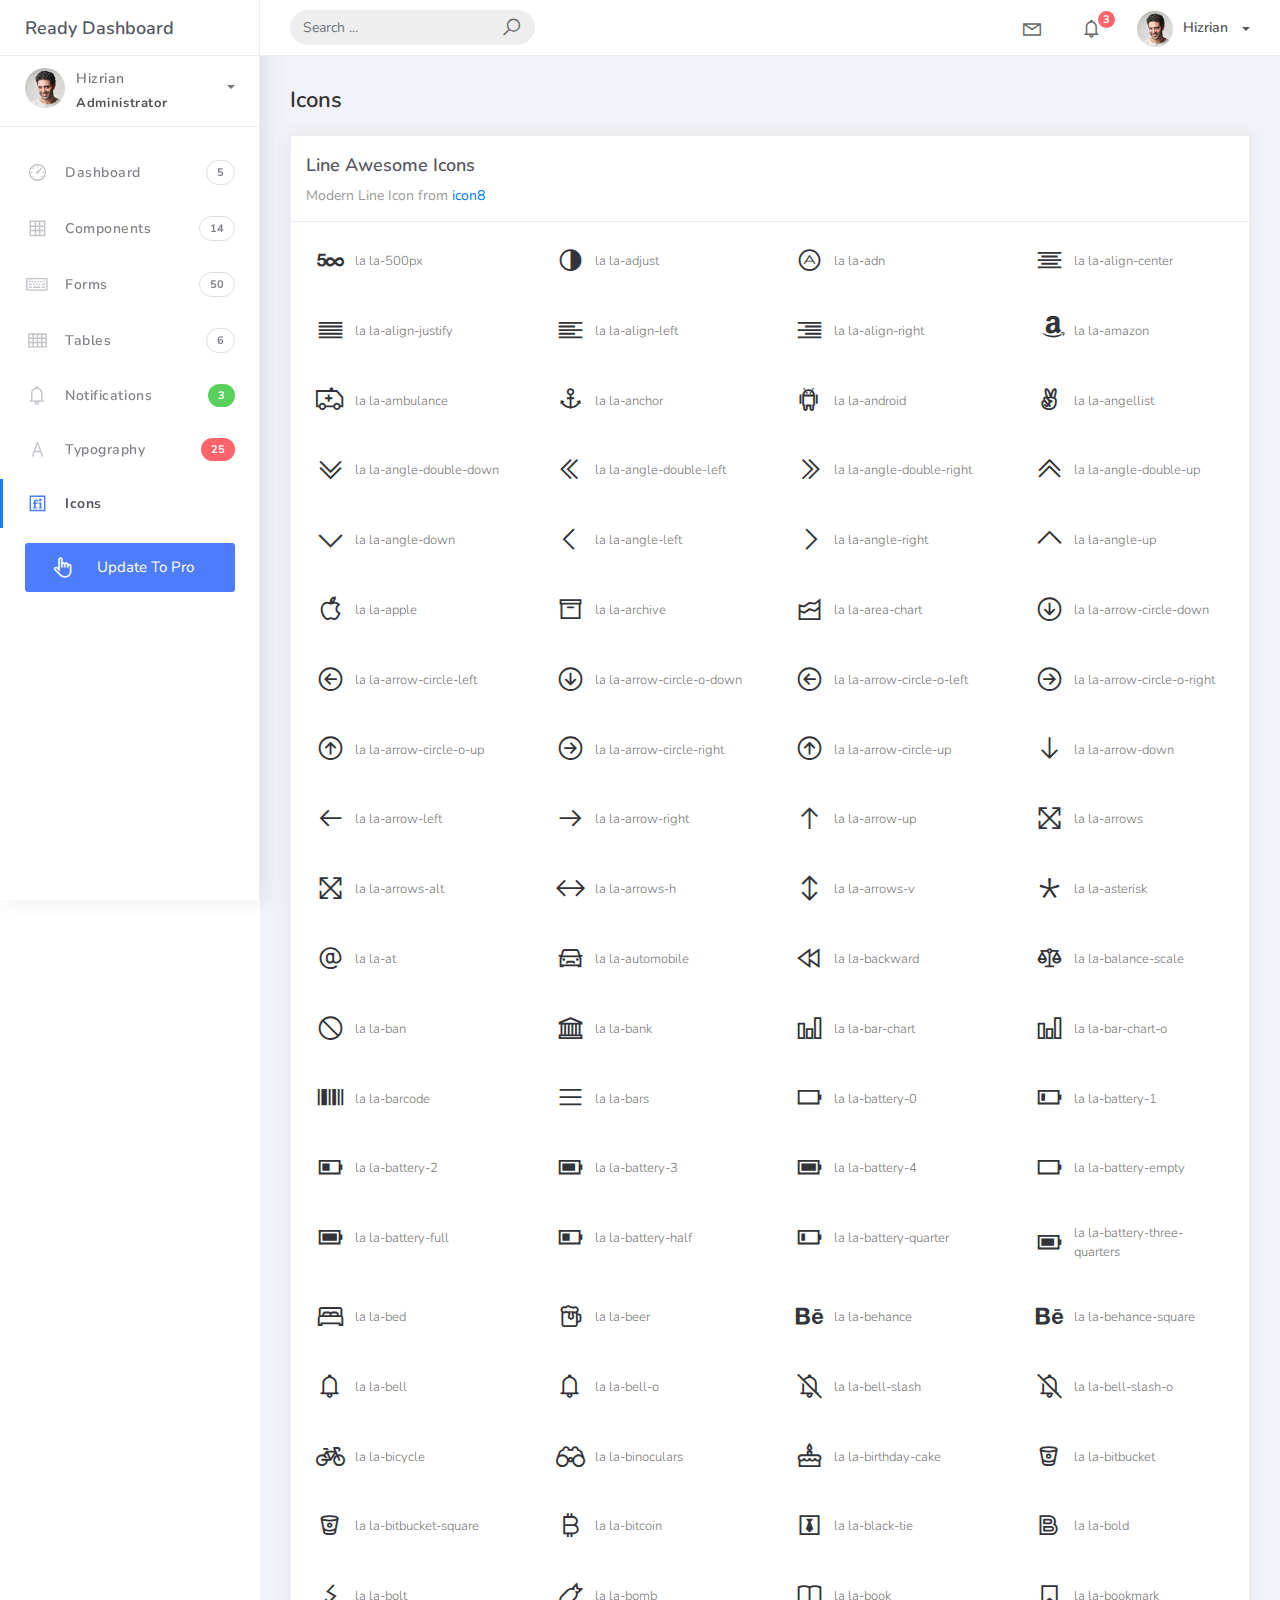
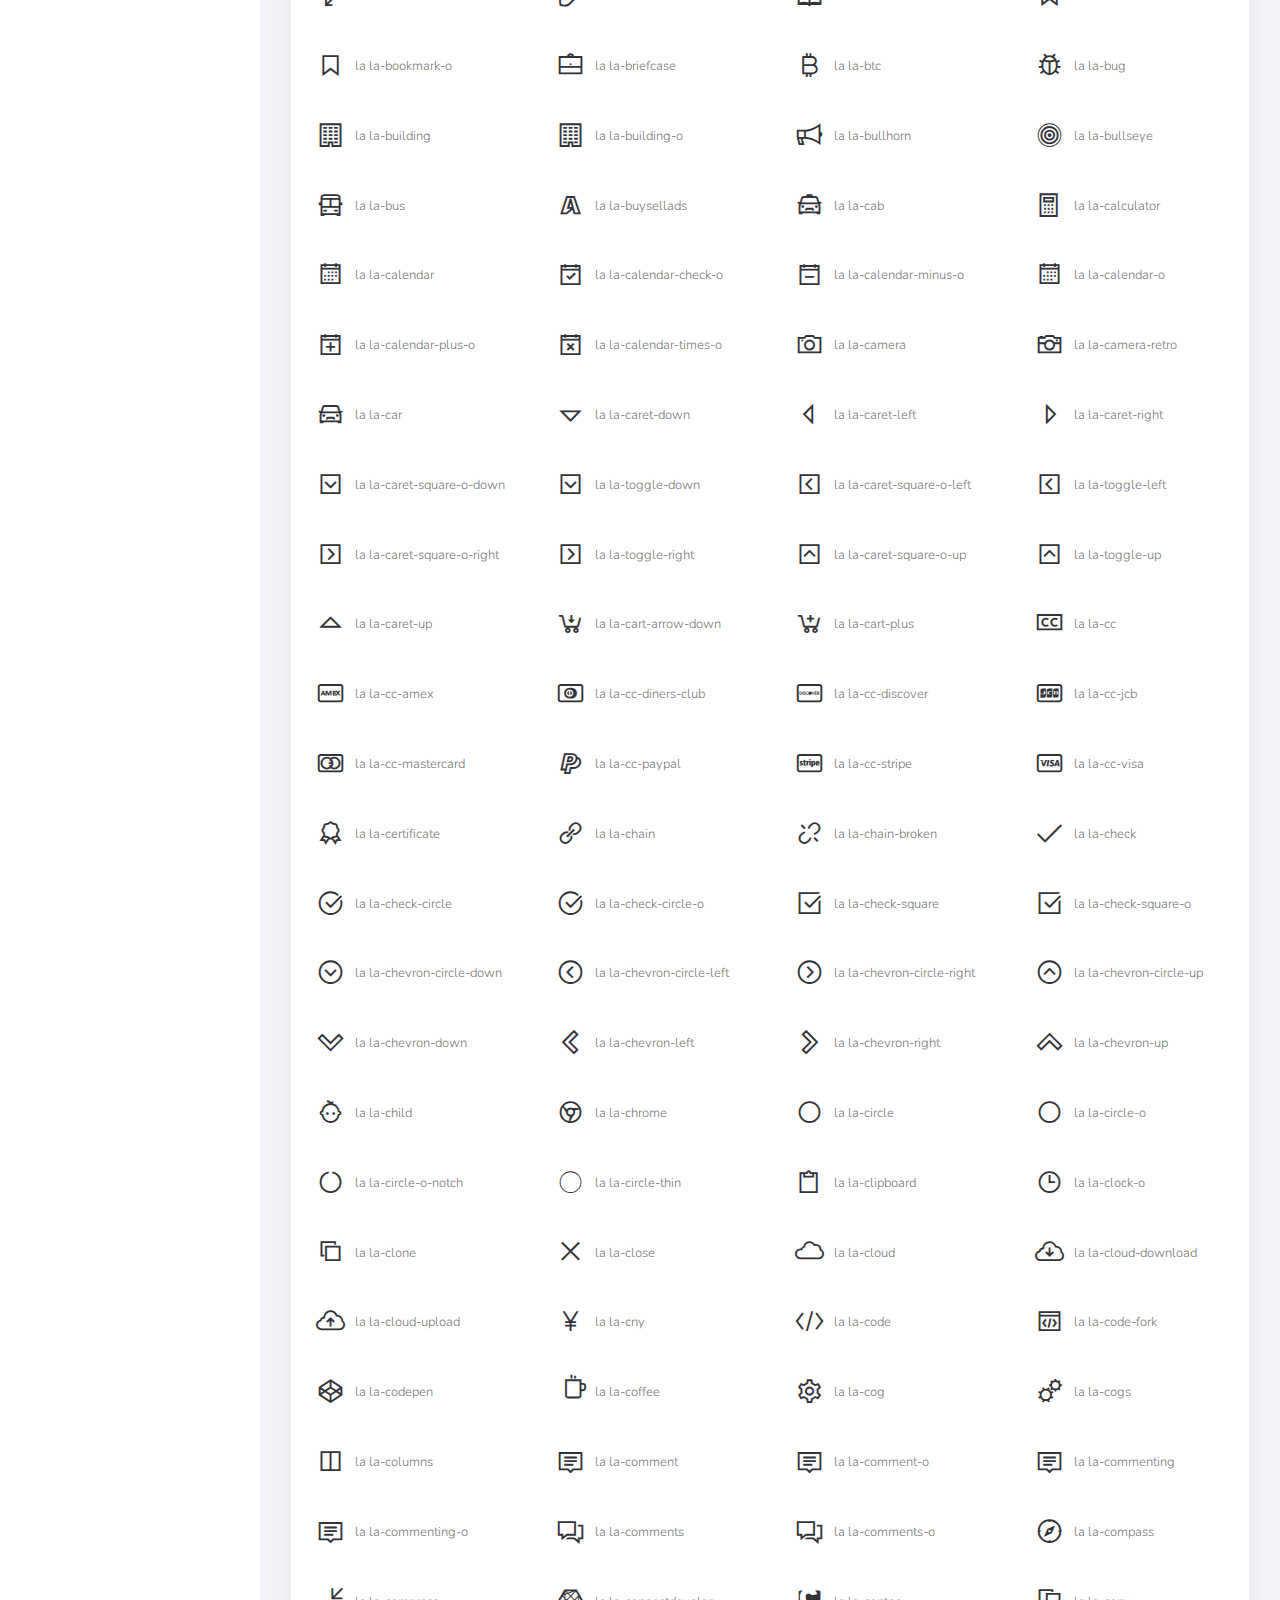
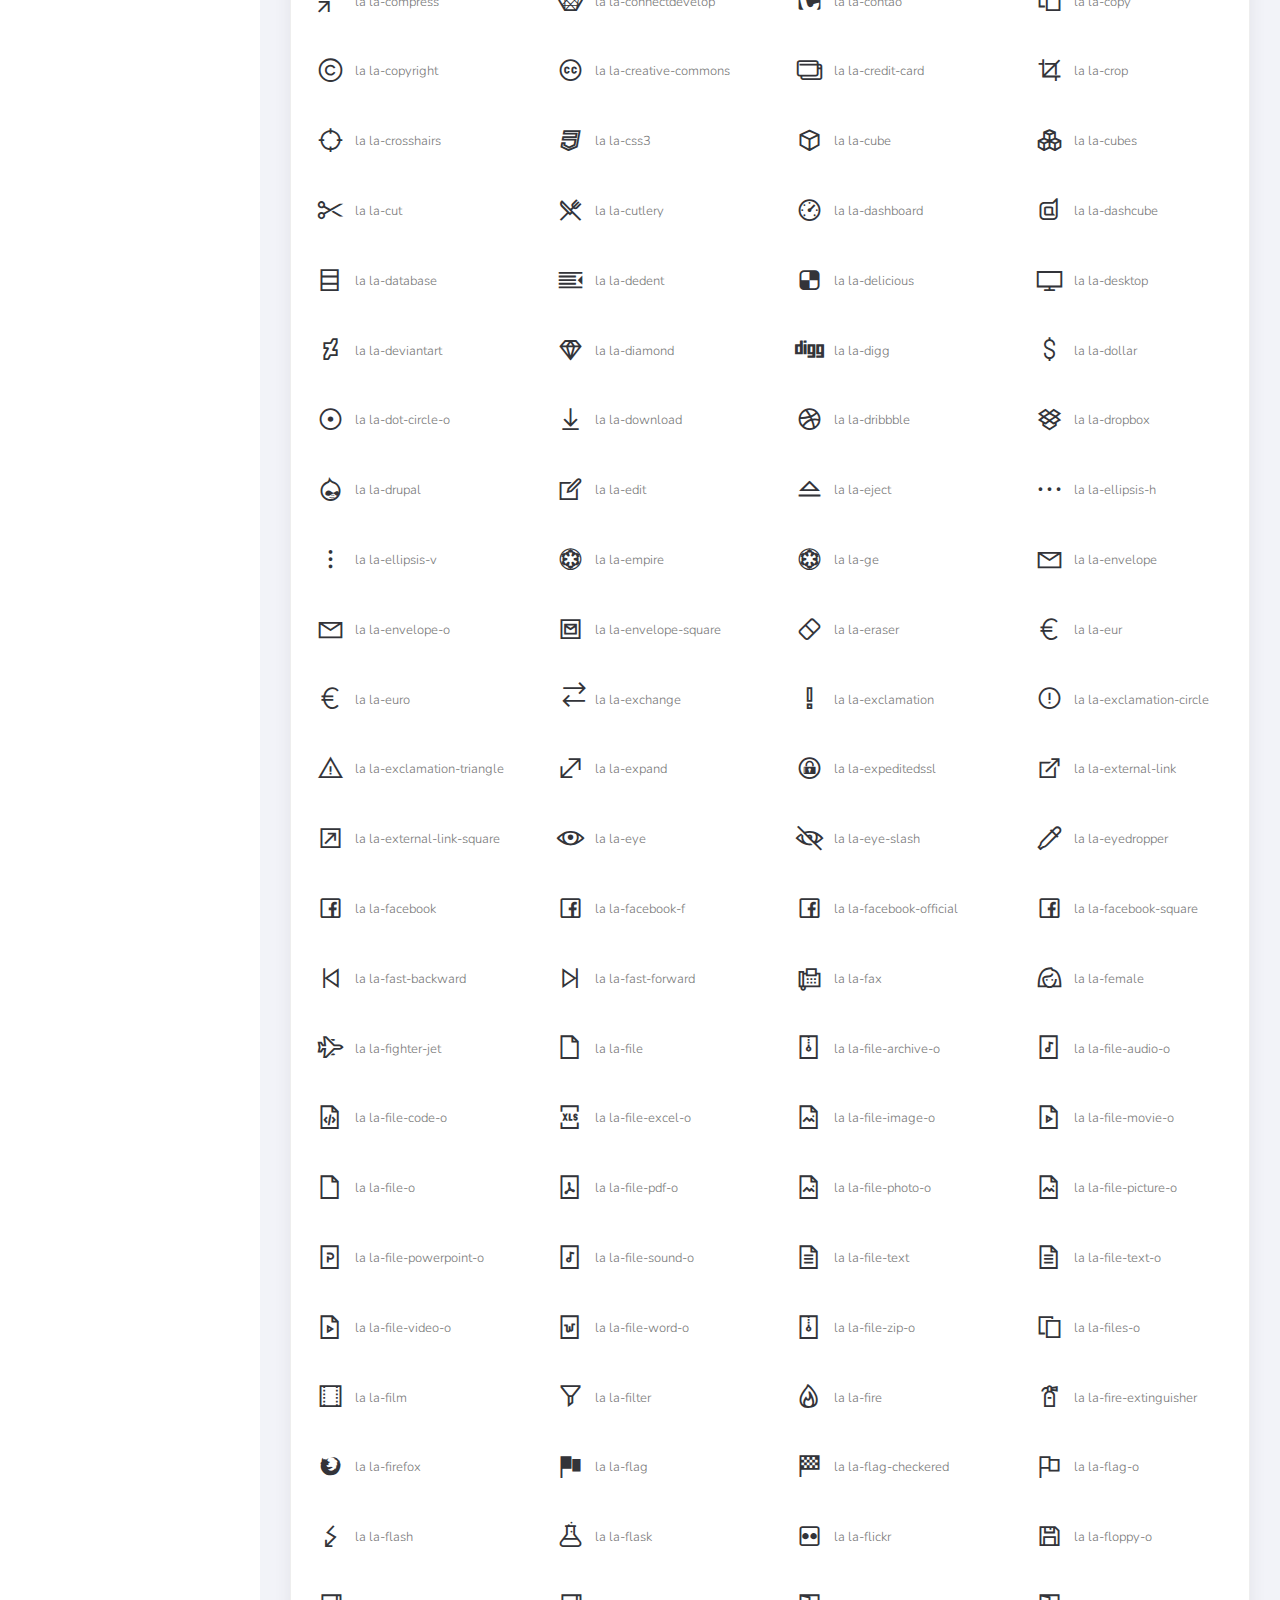
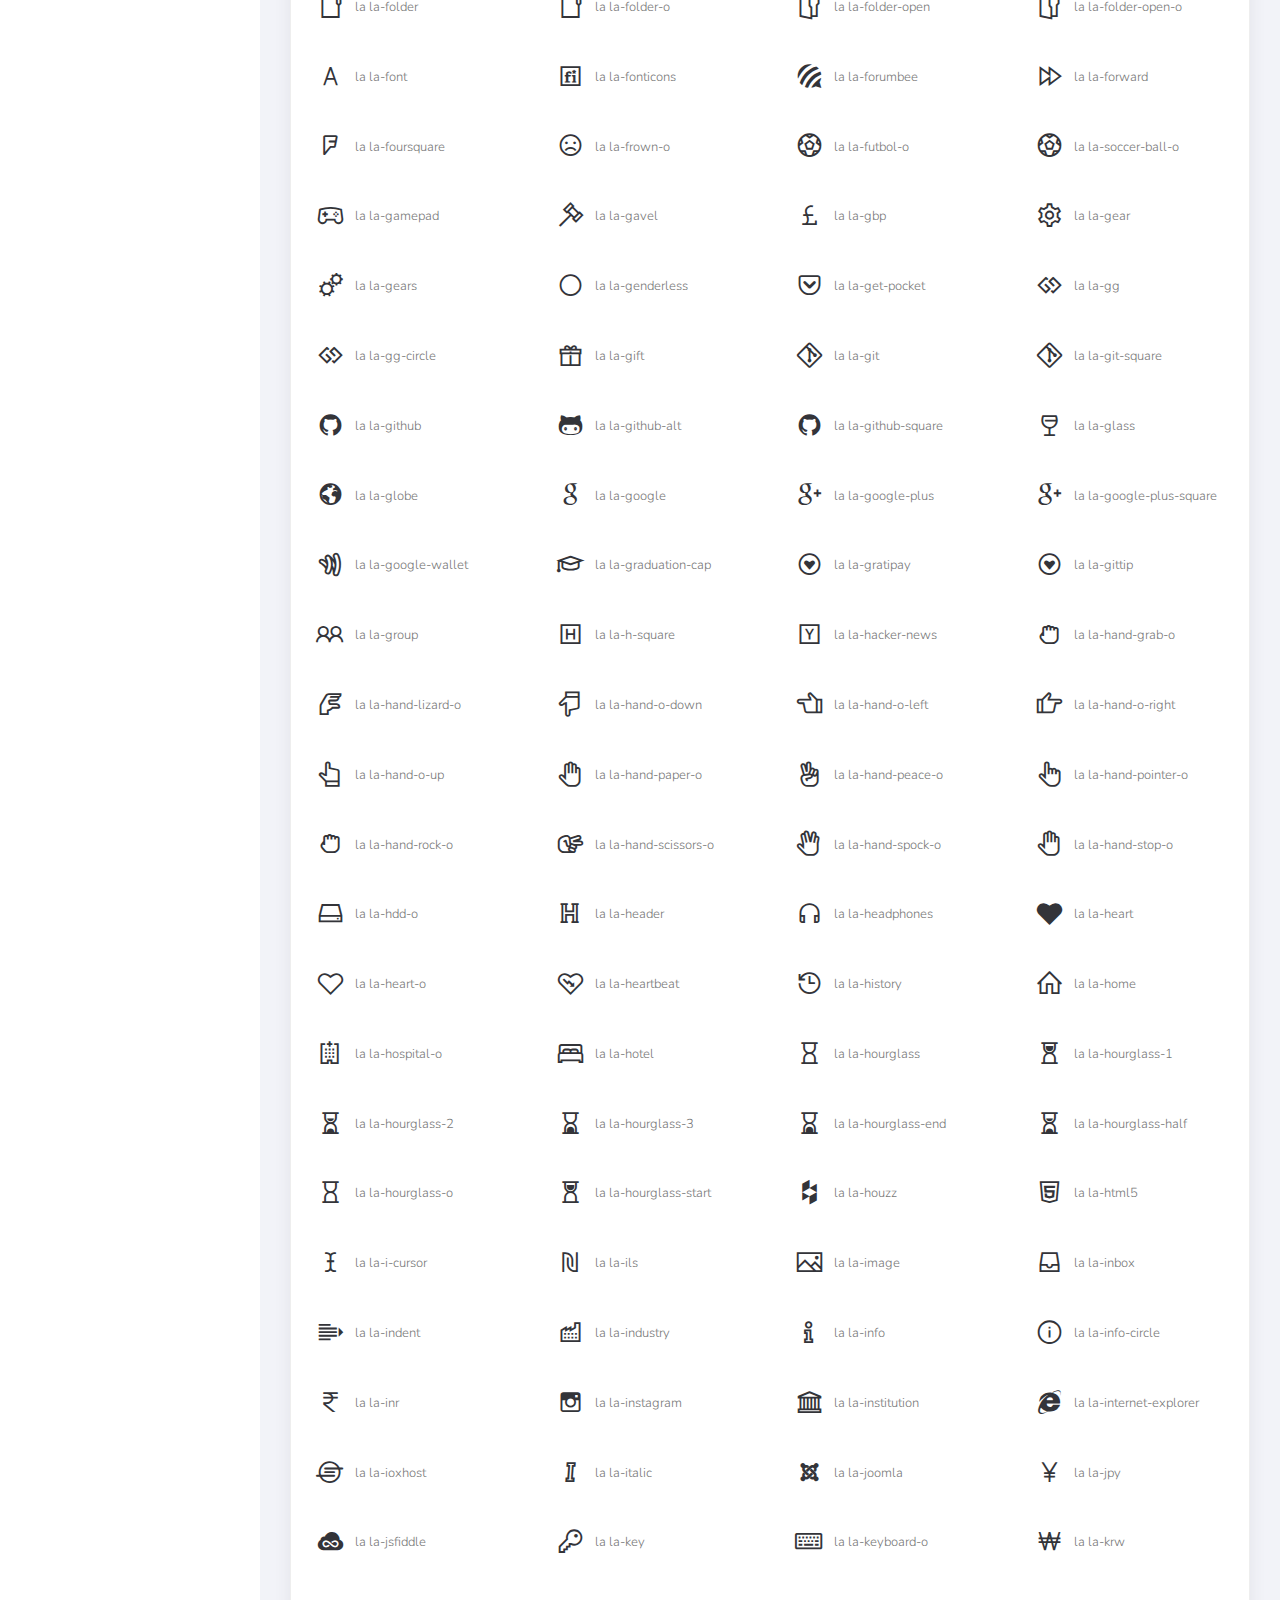
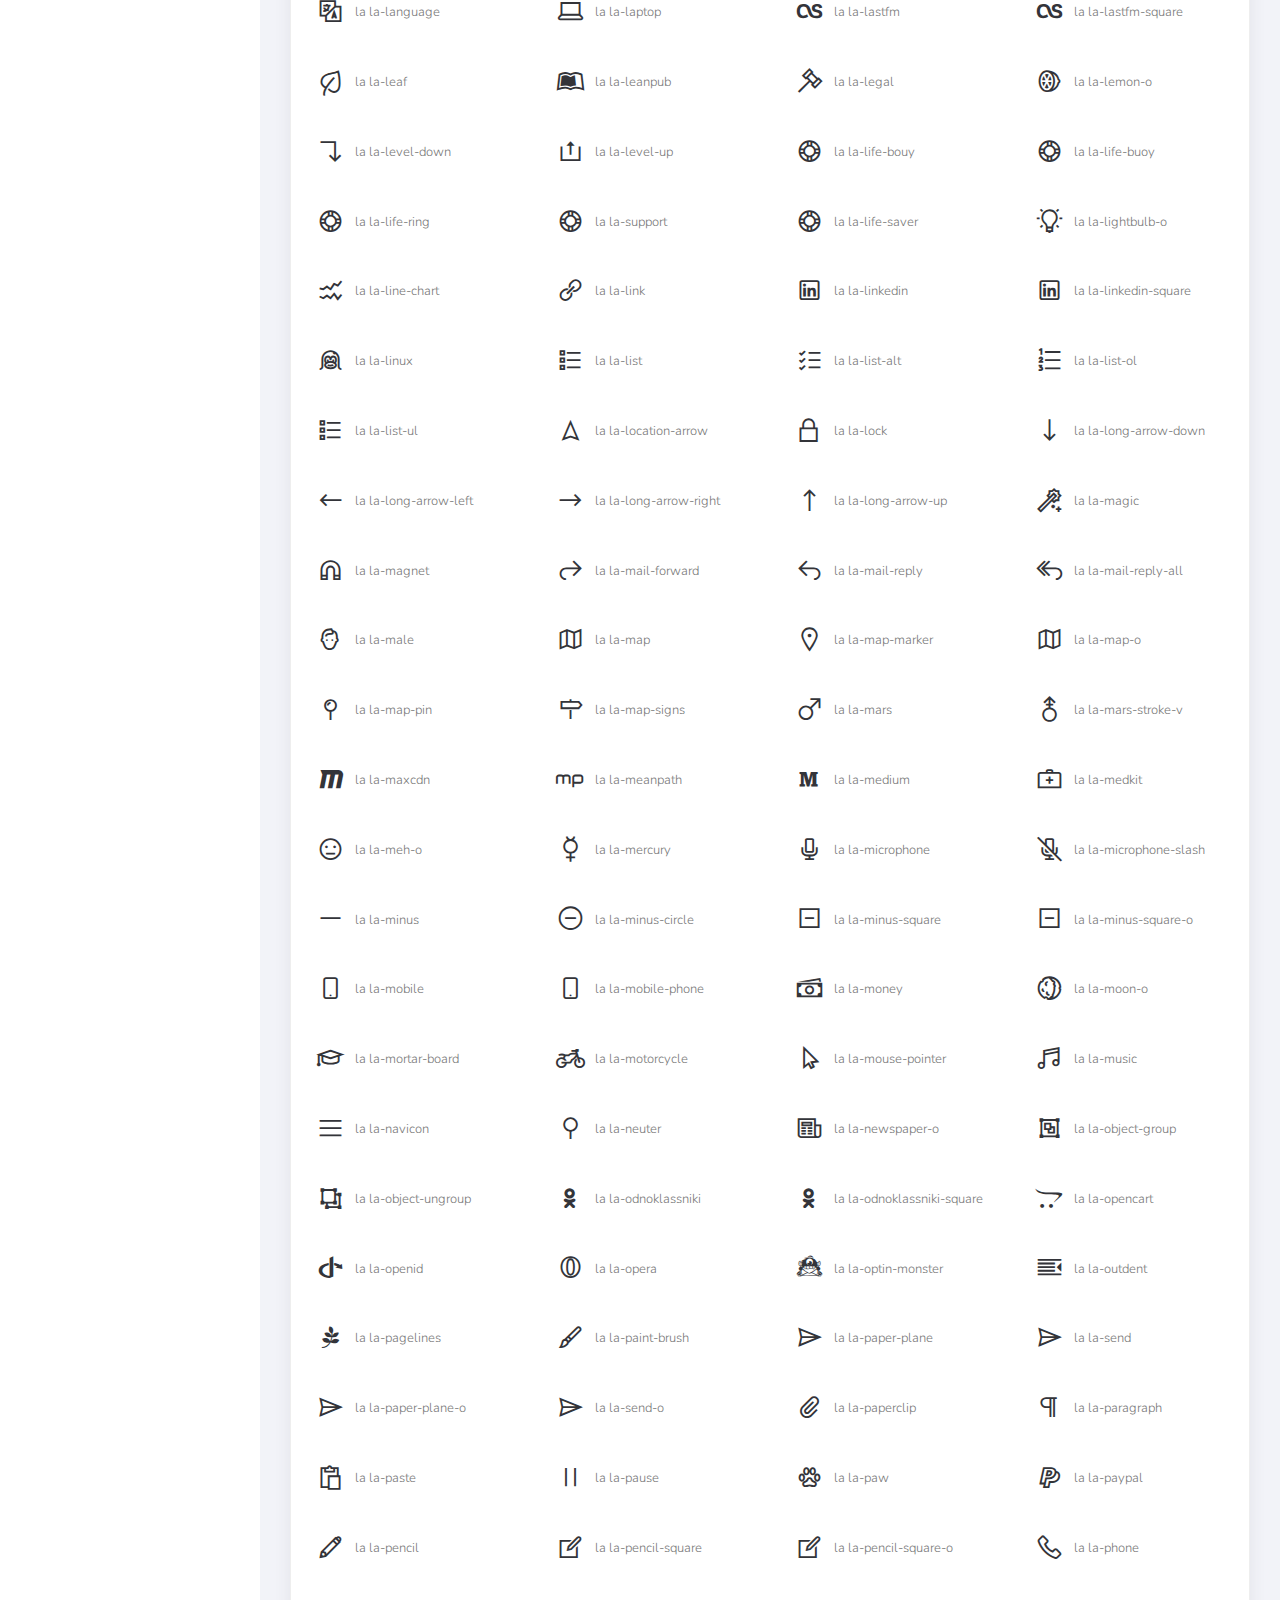
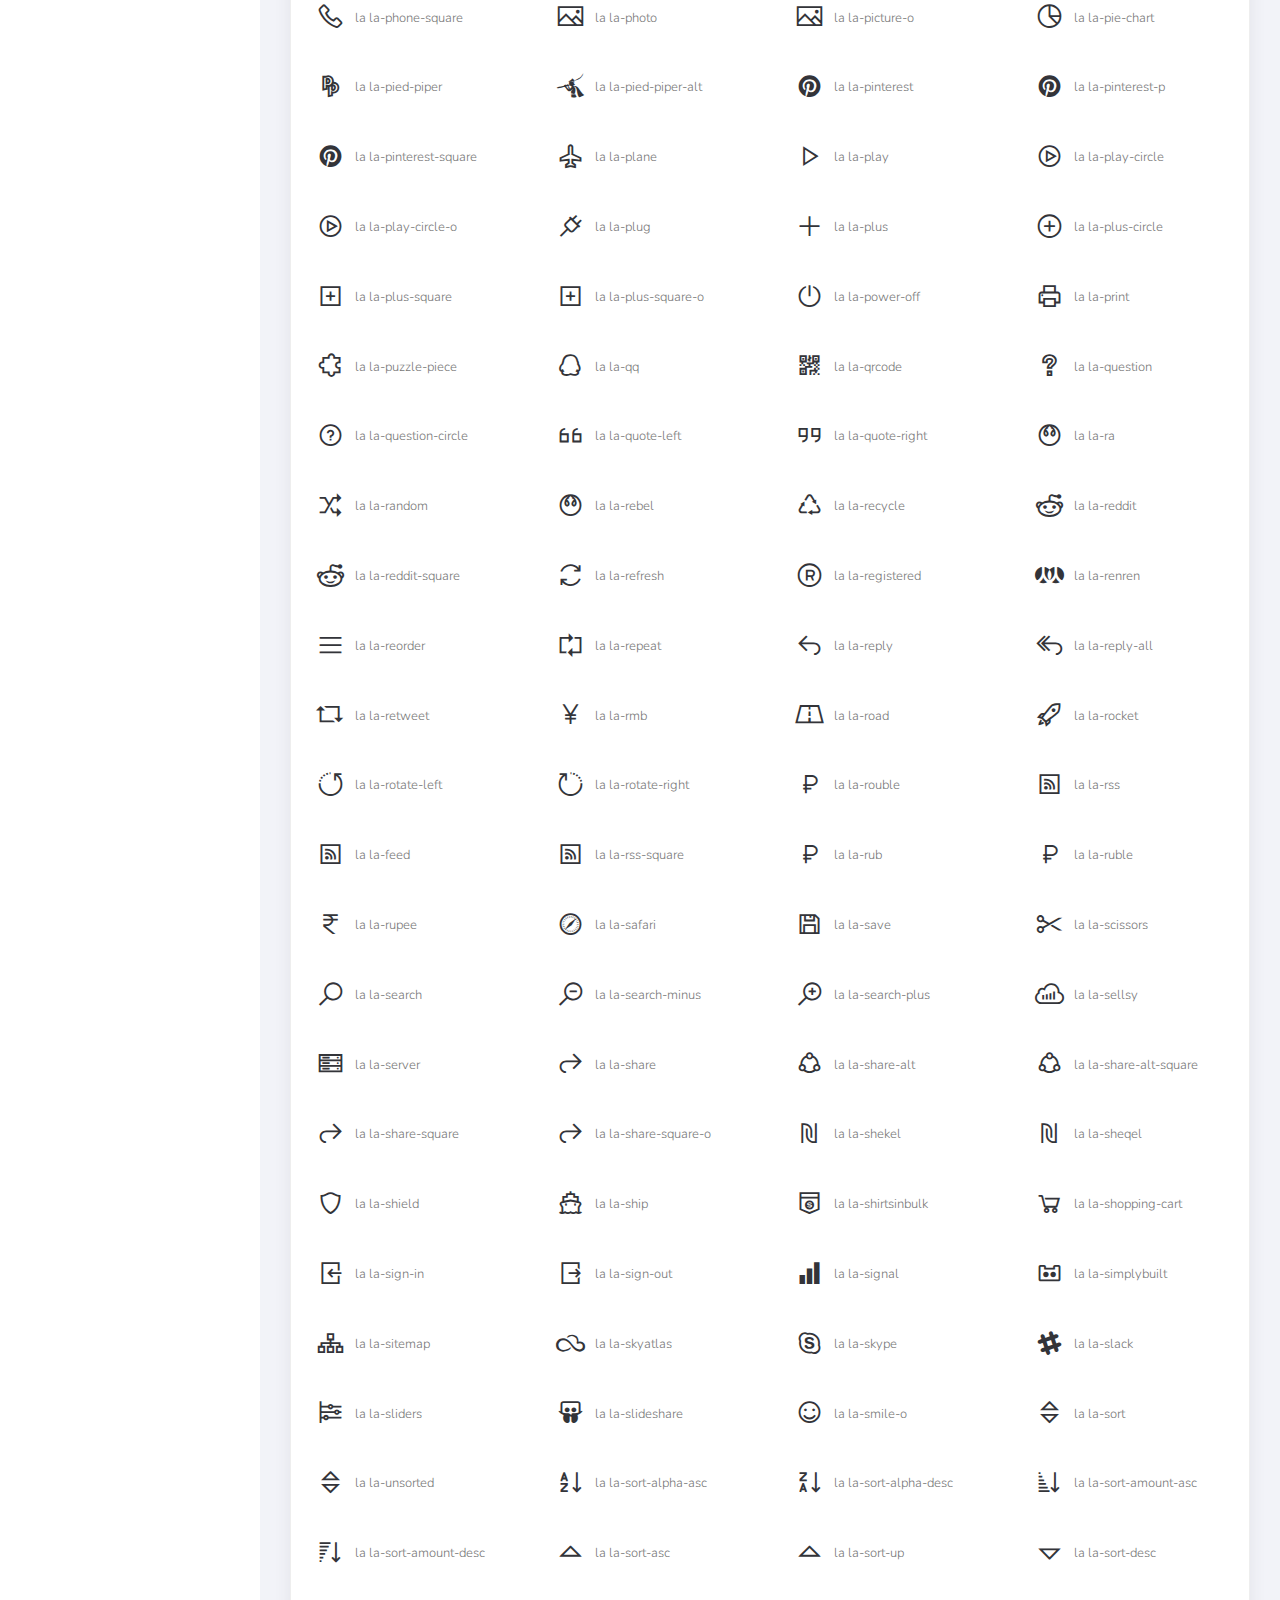
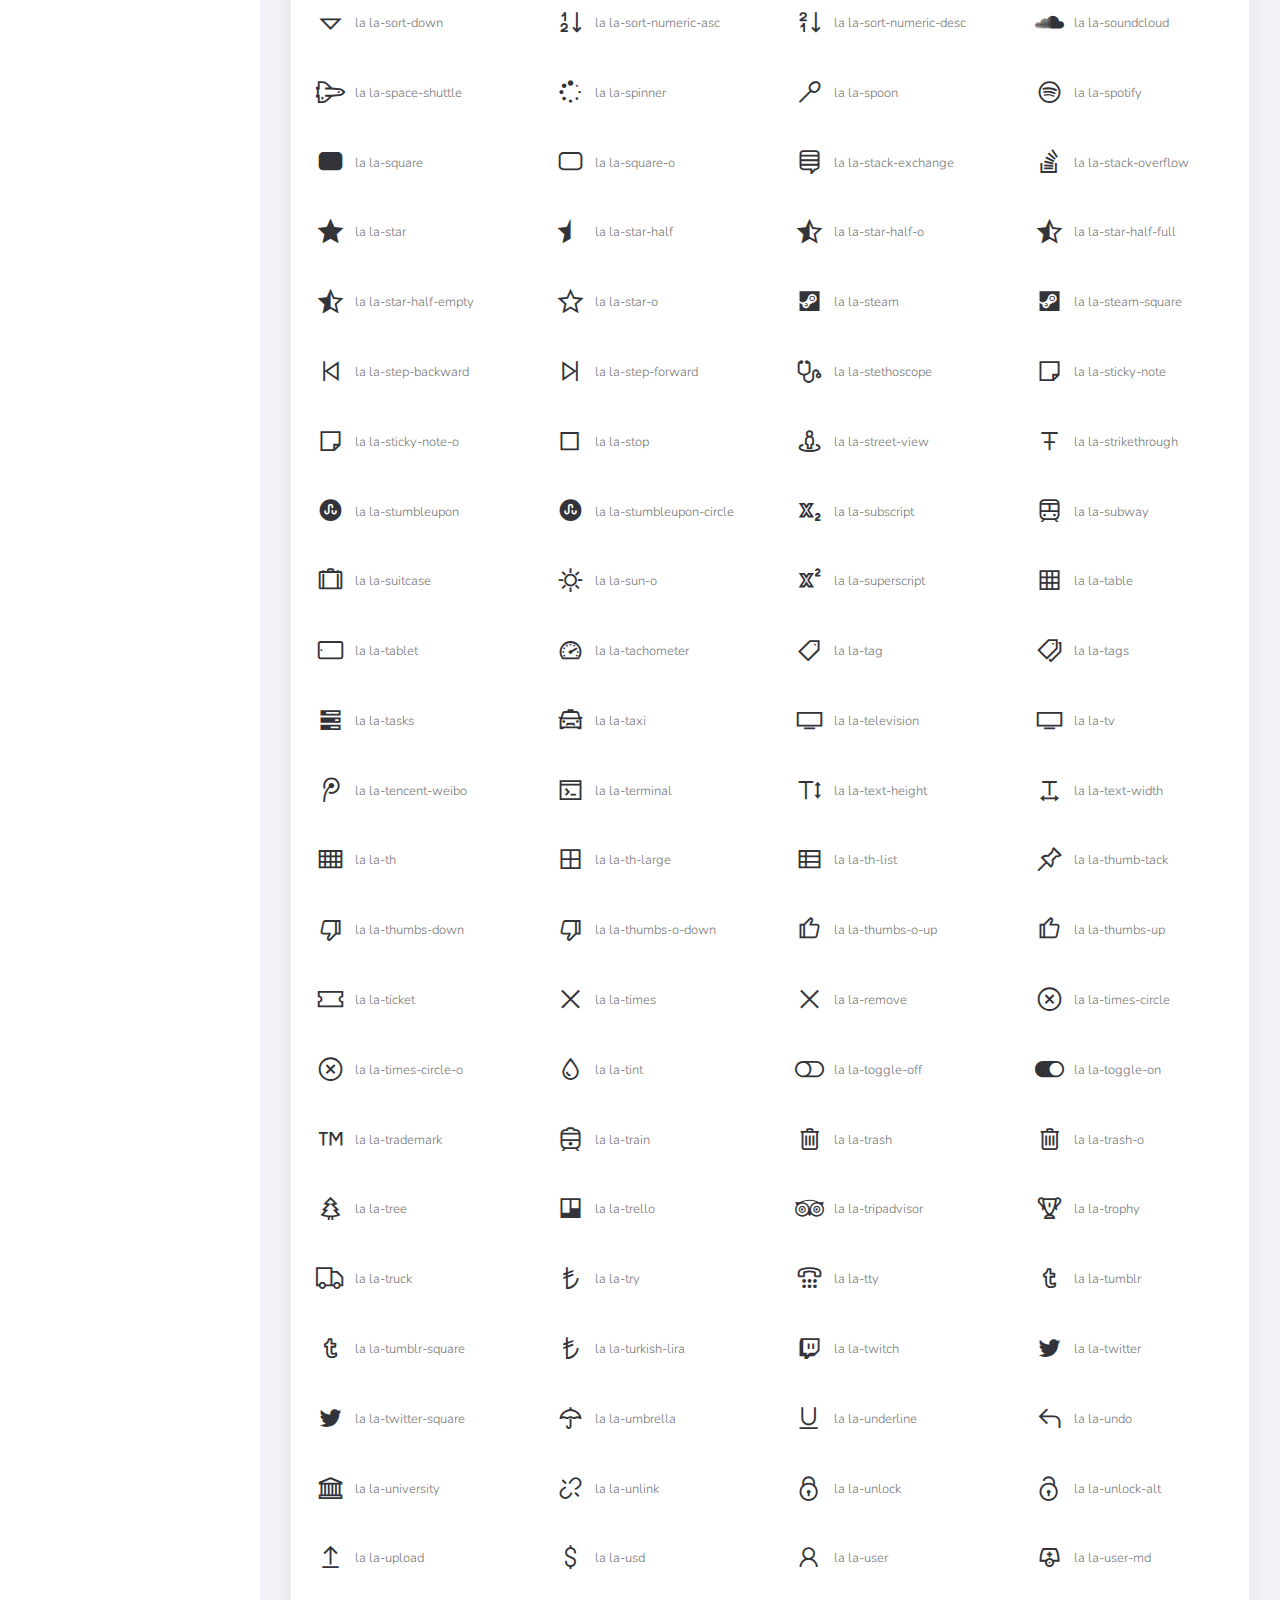
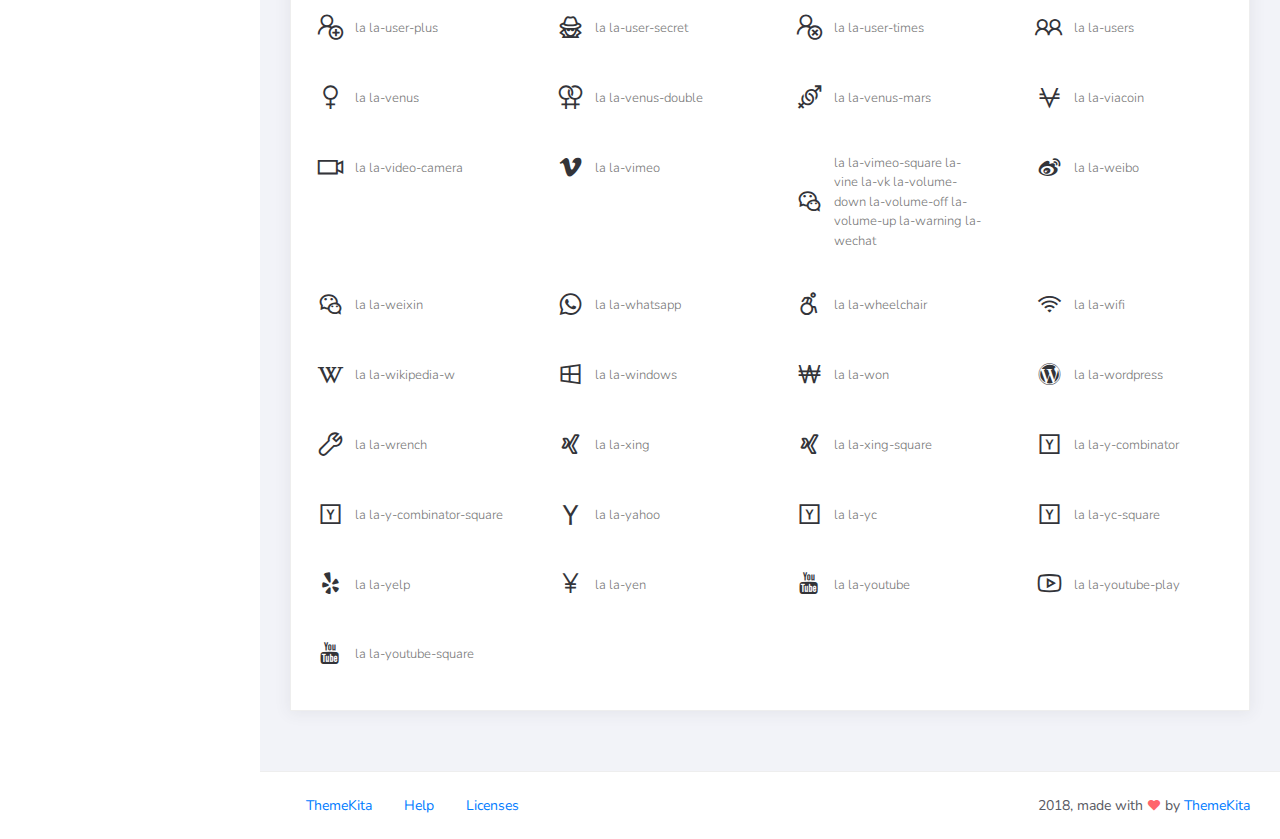
<file: dashboard/icons.html>
<!DOCTYPE html>
<html>

<meta http-equiv="content-type" content="text/html;charset=utf-8" />
<head>
	<meta http-equiv="X-UA-Compatible" content="IE=edge,chrome=1" />
	<title>Icons - Ready Bootstrap Dashboard</title>
	<meta content='width=device-width, initial-scale=1.0, maximum-scale=1.0, user-scalable=0, shrink-to-fit=no' name='viewport' />
	<link rel="stylesheet" href="assets/css/bootstrap.min.css">
	<link rel="stylesheet" href="https://fonts.googleapis.com/css?family=Nunito:200,200i,300,300i,400,400i,600,600i,700,700i,800,800i,900,900i">
	<link rel="stylesheet" href="assets/css/ready.css">
	<link rel="stylesheet" href="assets/css/demo.css">
</head>
<body>
	<div class="wrapper">
		<div class="main-header">
			<div class="logo-header">
				<a href="index-2.html" class="logo">
					Ready Dashboard
				</a>
				<button class="navbar-toggler sidenav-toggler ml-auto" type="button" data-toggle="collapse" data-target="collapse" aria-controls="sidebar" aria-expanded="false" aria-label="Toggle navigation">
					<span class="navbar-toggler-icon"></span>
				</button>
				<button class="topbar-toggler more"><i class="la la-ellipsis-v"></i></button>
			</div>
			<nav class="navbar navbar-header navbar-expand-lg">
				<div class="container-fluid">

					<form class="navbar-left navbar-form nav-search mr-md-3" action="#">
						<div class="input-group">
							<input type="text" placeholder="Search ..." class="form-control">
							<div class="input-group-append">
								<span class="input-group-text">
									<i class="la la-search search-icon"></i>
								</span>
							</div>
						</div>
					</form>
					<ul class="navbar-nav topbar-nav ml-md-auto align-items-center">
						<li class="nav-item dropdown hidden-caret">
							<a class="nav-link dropdown-toggle" href="#" id="navbarDropdown" role="button" data-toggle="dropdown" aria-haspopup="true" aria-expanded="false">
								<i class="la la-envelope"></i>
							</a>
							<div class="dropdown-menu" aria-labelledby="navbarDropdown">
								<a class="dropdown-item" href="#">Action</a>
								<a class="dropdown-item" href="#">Another action</a>
								<div class="dropdown-divider"></div>
								<a class="dropdown-item" href="#">Something else here</a>
							</div>
						</li>
						<li class="nav-item dropdown hidden-caret">
							<a class="nav-link dropdown-toggle" href="#" id="navbarDropdown" role="button" data-toggle="dropdown" aria-haspopup="true" aria-expanded="false">
								<i class="la la-bell"></i>
								<span class="notification">3</span>
							</a>
							<ul class="dropdown-menu notif-box" aria-labelledby="navbarDropdown">
								<li>
									<div class="dropdown-title">You have 4 new notification</div>
								</li>
								<li>
									<div class="notif-center">
										<a href="#">
											<div class="notif-icon notif-primary"> <i class="la la-user-plus"></i> </div>
											<div class="notif-content">
												<span class="block">
													New user registered
												</span>
												<span class="time">5 minutes ago</span>
											</div>
										</a>
										<a href="#">
											<div class="notif-icon notif-success"> <i class="la la-comment"></i> </div>
											<div class="notif-content">
												<span class="block">
													Rahmad commented on Admin
												</span>
												<span class="time">12 minutes ago</span>
											</div>
										</a>
										<a href="#">
											<div class="notif-img">
												<img src="assets/img/profile2.jpg" alt="Img Profile">
											</div>
											<div class="notif-content">
												<span class="block">
													Reza send messages to you
												</span>
												<span class="time">12 minutes ago</span>
											</div>
										</a>
										<a href="#">
											<div class="notif-icon notif-danger"> <i class="la la-heart"></i> </div>
											<div class="notif-content">
												<span class="block">
													Farrah liked Admin
												</span>
												<span class="time">17 minutes ago</span>
											</div>
										</a>
									</div>
								</li>
								<li>
									<a class="see-all" href="javascript:void(0);"> <strong>See all notifications</strong> <i class="la la-angle-right"></i> </a>
								</li>
							</ul>
						</li>
						<li class="nav-item dropdown">
							<a class="dropdown-toggle profile-pic" data-toggle="dropdown" href="#" aria-expanded="false"> <img src="assets/img/profile.jpg" alt="user-img" width="36" class="img-circle"><span >Hizrian</span></span> </a>
							<ul class="dropdown-menu dropdown-user">
								<li>
									<div class="user-box">
										<div class="u-img"><img src="assets/img/profile.jpg" alt="user"></div>
										<div class="u-text">
											<h4>Hizrian</h4>
											<p class="text-muted">hello@themekita.com</p><a href="profile.html" class="btn btn-rounded btn-danger btn-sm">View Profile</a></div>
										</div>
									</li>
									<div class="dropdown-divider"></div>
									<a class="dropdown-item" href="#"><i class="ti-user"></i> My Profile</a>
									<a class="dropdown-item" href="#"></i> My Balance</a>
									<a class="dropdown-item" href="#"><i class="ti-email"></i> Inbox</a>
									<div class="dropdown-divider"></div>
									<a class="dropdown-item" href="#"><i class="ti-settings"></i> Account Setting</a>
									<div class="dropdown-divider"></div>
									<a class="dropdown-item" href="#"><i class="fa fa-power-off"></i> Logout</a>
								</ul>
								<!-- /.dropdown-user -->
							</li>
						</ul>
					</div>
				</nav>
			</div>
			<div class="sidebar">
				<div class="scrollbar-inner sidebar-wrapper">
					<div class="user">
						<div class="photo">
							<img src="assets/img/profile.jpg">
						</div>
						<div class="info">
							<a class="" data-toggle="collapse" href="#collapseExample" aria-expanded="true">
								<span>
									Hizrian
									<span class="user-level">Administrator</span>
									<span class="caret"></span>
								</span>
							</a>
							<div class="clearfix"></div>

							<div class="collapse in" id="collapseExample" aria-expanded="true" style="">
								<ul class="nav">
									<li>
										<a href="#profile">
											<span class="link-collapse">My Profile</span>
										</a>
									</li>
									<li>
										<a href="#edit">
											<span class="link-collapse">Edit Profile</span>
										</a>
									</li>
									<li>
										<a href="#settings">
											<span class="link-collapse">Settings</span>
										</a>
									</li>
								</ul>
							</div>
						</div>
					</div>
					<ul class="nav">
						<li class="nav-item">
							<a href="index-2.html">
								<i class="la la-dashboard"></i>
								<p>Dashboard</p>
								<span class="badge badge-count">5</span>
							</a>
						</li>
						<li class="nav-item">
							<a href="components.html">
								<i class="la la-table"></i>
								<p>Components</p>
								<span class="badge badge-count">14</span>
							</a>
						</li>
						<li class="nav-item">
							<a href="forms.html">
								<i class="la la-keyboard-o"></i>
								<p>Forms</p>
								<span class="badge badge-count">50</span>
							</a>
						</li>
						<li class="nav-item">
							<a href="tables.html">
								<i class="la la-th"></i>
								<p>Tables</p>
								<span class="badge badge-count">6</span>
							</a>
						</li>
						<li class="nav-item">
							<a href="notifications.html">
								<i class="la la-bell"></i>
								<p>Notifications</p>
								<span class="badge badge-success">3</span>
							</a>
						</li>
						<li class="nav-item">
							<a href="typography.html">
								<i class="la la-font"></i>
								<p>Typography</p>
								<span class="badge badge-danger">25</span>
							</a>
						</li>
						<li class="nav-item active">
							<a href="icons.html">
								<i class="la la-fonticons"></i>
								<p>Icons</p>
							</a>
						</li>
						<li class="nav-item update-pro">
							<button  data-toggle="modal" data-target="#modalUpdate">
								<i class="la la-hand-pointer-o"></i>
								<p>Update To Pro</p>
							</button>
						</li>
					</ul>
				</div>
			</div>
			<div class="main-panel">
				<div class="content">
					<div class="container-fluid">
						<h4 class="page-title">Icons</h4>
						<div class="row">
							<div class="col-md-12">
								<div class="card">
									<div class="card-header">
										<div class="card-title">Line Awesome Icons</div>
										<div class="card-category">Modern Line Icon from <a class="link" href="https://icons8.com/line-awesome">icon8</a></div>
									</div>
									<div class="card-body">
										<div id="row-demo-icon" class="row">
										</div>
									</div>
								</div>
							</div>
						</div>
					</div>
				</div>
				<footer class="footer">
					<div class="container-fluid">
						<nav class="pull-left">
							<ul class="nav">
								<li class="nav-item">
									<a class="nav-link" href="http://www.themekita.com/">
										ThemeKita
									</a>
								</li>
								<li class="nav-item">
									<a class="nav-link" href="#">
										Help
									</a>
								</li>
								<li class="nav-item">
									<a class="nav-link" href="https://themewagon.com/license/#free-item">
										Licenses
									</a>
								</li>
							</ul>
						</nav>
						<div class="copyright ml-auto">
							2018, made with <i class="la la-heart heart text-danger"></i> by <a href="http://www.themekita.com/">ThemeKita</a>
						</div>
					</div>
				</footer>
			</div>
		</div>
	</div>
	<!-- Modal -->
	<div class="modal fade" id="modalUpdate" tabindex="-1" role="dialog" aria-labelledby="modalUpdatePro" aria-hidden="true">
		<div class="modal-dialog modal-dialog-centered" role="document">
			<div class="modal-content">
				<div class="modal-header bg-primary">
					<h6 class="modal-title"><i class="la la-frown-o"></i> Under Development</h6>
					<button type="button" class="close" data-dismiss="modal" aria-label="Close">
						<span aria-hidden="true">&times;</span>
					</button>
				</div>
				<div class="modal-body text-center">
					<p>Currently the pro version of the <b>Ready Dashboard</b> Bootstrap is in progress development</p>
					<p>
					<b>We'll let you know when it's done</b></p>
				</div>
				<div class="modal-footer">
					<button type="button" class="btn btn-secondary" data-dismiss="modal">Close</button>
				</div>
			</div>
		</div>
	</div>
</body>
<script src="assets/js/core/jquery.3.2.1.min.js"></script>
<script src="assets/js/plugin/jquery-ui-1.12.1.custom/jquery-ui.min.js"></script>
<script src="assets/js/core/popper.min.js"></script>
<script src="assets/js/core/bootstrap.min.js"></script>
<script src="assets/js/plugin/chartist/chartist.min.js"></script>
<script src="assets/js/plugin/chartist/plugin/chartist-plugin-tooltip.min.js"></script>
<script src="assets/js/plugin/bootstrap-notify/bootstrap-notify.min.js"></script>
<script src="assets/js/plugin/bootstrap-toggle/bootstrap-toggle.min.js"></script>
<script src="assets/js/plugin/jquery-mapael/jquery.mapael.min.js"></script>
<script src="assets/js/plugin/jquery-mapael/maps/world_countries.min.js"></script>
<script src="assets/js/plugin/chart-circle/circles.min.js"></script>
<script src="assets/js/plugin/jquery-scrollbar/jquery.scrollbar.min.js"></script>
<script src="assets/js/ready.min.js"></script>
<script type="text/javascript">
	var iconClass = ['la-500px', 'la-adjust', 'la-adn', 'la-align-center', 'la-align-justify',
	'la-align-left', 'la-align-right', 'la-amazon', 'la-ambulance', 'la-anchor', 'la-android', 'la-angellist', 'la-angle-double-down', 'la-angle-double-left', 'la-angle-double-right', 'la-angle-double-up', 'la-angle-down', 'la-angle-left', 'la-angle-right', 'la-angle-up', 'la-apple', 'la-archive', 'la-area-chart', ' la-arrow-circle-down', 'la-arrow-circle-left', 'la-arrow-circle-o-down', 'la-arrow-circle-o-left', 'la-arrow-circle-o-right', 'la-arrow-circle-o-up', 'la-arrow-circle-right', 'la-arrow-circle-up', 'la-arrow-down', 'la-arrow-left', 'la-arrow-right', 'la-arrow-up', 'la-arrows', 'la-arrows-alt', 'la-arrows-h', 'la-arrows-v', 'la-asterisk', 'la-at', 'la-automobile', 'la-backward', 'la-balance-scale', 'la-ban', 'la-bank', 'la-bar-chart', 'la-bar-chart-o', 'la-barcode', 'la-bars', 'la-battery-0', 'la-battery-1', 'la-battery-2', 'la-battery-3', 'la-battery-4', 'la-battery-empty', 'la-battery-full', 'la-battery-half', 'la-battery-quarter', 'la-battery-three-quarters', 'la-bed', 'la-beer', 'la-behance', 'la-behance-square', 'la-bell', 'la-bell-o', 'la-bell-slash', 'la-bell-slash-o', 'la-bicycle', 'la-binoculars', 'la-birthday-cake', 'la-bitbucket', 'la-bitbucket-square', 'la-bitcoin', 'la-black-tie', 'la-bold', 'la-bolt', 'la-bomb', 'la-book', 'la-bookmark', 'la-bookmark-o', 'la-briefcase', 'la-btc', 'la-bug', 'la-building', 'la-building-o', 'la-bullhorn', 'la-bullseye', 'la-bus', 'la-buysellads', 'la-cab', 'la-calculator', 'la-calendar', 'la-calendar-check-o', 'la-calendar-minus-o', 'la-calendar-o', 'la-calendar-plus-o', 'la-calendar-times-o', 'la-camera', 'la-camera-retro', 'la-car', 'la-caret-down', 'la-caret-left', 'la-caret-right', 'la-caret-square-o-down', 'la-toggle-down', 'la-caret-square-o-left', 'la-toggle-left', 'la-caret-square-o-right', 'la-toggle-right', 'la-caret-square-o-up', 'la-toggle-up', 'la-caret-up', 'la-cart-arrow-down', 'la-cart-plus', 'la-cc', 'la-cc-amex', 'la-cc-diners-club', 'la-cc-discover', 'la-cc-jcb', 'la-cc-mastercard', 'la-cc-paypal', 'la-cc-stripe', 'la-cc-visa', 'la-certificate', 'la-chain', 'la-chain-broken', 'la-check', 'la-check-circle', 'la-check-circle-o', 'la-check-square', 'la-check-square-o', 'la-chevron-circle-down', 'la-chevron-circle-left', 'la-chevron-circle-right', 'la-chevron-circle-up', 'la-chevron-down', 'la-chevron-left', 'la-chevron-right', 'la-chevron-up', 'la-child', 'la-chrome', 'la-circle', 'la-circle-o', 'la-circle-o-notch', 'la-circle-thin', 'la-clipboard', 'la-clock-o', 'la-clone', 'la-close', 'la-cloud', 'la-cloud-download', 'la-cloud-upload', 'la-cny', 'la-code', 'la-code-fork', 'la-codepen', 'la-coffee', 'la-cog', 'la-cogs', 'la-columns', 'la-comment', 'la-comment-o', 'la-commenting', 'la-commenting-o', 'la-comments', 'la-comments-o', 'la-compass', 'la-compress', 'la-connectdevelop', 'la-contao', 'la-copy', 'la-copyright', 'la-creative-commons', 'la-credit-card', 'la-crop', 'la-crosshairs', 'la-css3', 'la-cube', 'la-cubes', 'la-cut', 'la-cutlery', 'la-dashboard', 'la-dashcube', 'la-database', 'la-dedent', 'la-delicious', 'la-desktop', 'la-deviantart', 'la-diamond', 'la-digg', 'la-dollar', 'la-dot-circle-o', 'la-download', 'la-dribbble', 'la-dropbox', 'la-drupal', 'la-edit', 'la-eject', 'la-ellipsis-h', 'la-ellipsis-v', 'la-empire', 'la-ge', 'la-envelope', 'la-envelope-o', 'la-envelope-square', 'la-eraser', 'la-eur', 'la-euro', 'la-exchange', 'la-exclamation', 'la-exclamation-circle', 'la-exclamation-triangle', 'la-expand', 'la-expeditedssl', 'la-external-link', 'la-external-link-square', 'la-eye', 'la-eye-slash', 'la-eyedropper', 'la-facebook', 'la-facebook-f', 'la-facebook-official', 'la-facebook-square', 'la-fast-backward', 'la-fast-forward', 'la-fax', 'la-female', 'la-fighter-jet', 'la-file', 'la-file-archive-o', 'la-file-audio-o', 'la-file-code-o', 'la-file-excel-o', 'la-file-image-o', 'la-file-movie-o', 'la-file-o', 'la-file-pdf-o', 'la-file-photo-o', 'la-file-picture-o', 'la-file-powerpoint-o', 'la-file-sound-o', 'la-file-text', 'la-file-text-o', 'la-file-video-o', 'la-file-word-o', 'la-file-zip-o', 'la-files-o', 'la-film', 'la-filter', 'la-fire', 'la-fire-extinguisher', 'la-firefox', 'la-flag', 'la-flag-checkered', 'la-flag-o', 'la-flash', 'la-flask', 'la-flickr', 'la-floppy-o', 'la-folder', 'la-folder-o', 'la-folder-open', 'la-folder-open-o', 'la-font', 'la-fonticons', 'la-forumbee', 'la-forward', 'la-foursquare', 'la-frown-o', 'la-futbol-o', 'la-soccer-ball-o', 'la-gamepad', 'la-gavel', 'la-gbp', 'la-gear', 'la-gears', 'la-genderless', 'la-get-pocket', 'la-gg', 'la-gg-circle', 'la-gift', 'la-git', 'la-git-square', 'la-github', 'la-github-alt', 'la-github-square', 'la-glass', 'la-globe', 'la-google', 'la-google-plus', 'la-google-plus-square', 'la-google-wallet', 'la-graduation-cap', 'la-gratipay', 'la-gittip', 'la-group', 'la-h-square', 'la-hacker-news', 'la-hand-grab-o', 'la-hand-lizard-o', 'la-hand-o-down', 'la-hand-o-left', 'la-hand-o-right', 'la-hand-o-up', 'la-hand-paper-o', 'la-hand-peace-o', 'la-hand-pointer-o', 'la-hand-rock-o', 'la-hand-scissors-o', 'la-hand-spock-o', 'la-hand-stop-o', 'la-hdd-o', 'la-header', 'la-headphones', 'la-heart', 'la-heart-o', 'la-heartbeat', 'la-history', 'la-home', 'la-hospital-o', 'la-hotel', 'la-hourglass', 'la-hourglass-1', 'la-hourglass-2', 'la-hourglass-3', 'la-hourglass-end', 'la-hourglass-half', 'la-hourglass-o', 'la-hourglass-start', 'la-houzz', 'la-html5', 'la-i-cursor', 'la-ils', 'la-image', 'la-inbox', 'la-indent', 'la-industry', 'la-info', 'la-info-circle', 'la-inr', 'la-instagram', 'la-institution', 'la-internet-explorer', 'la-ioxhost', 'la-italic', 'la-joomla', 'la-jpy', 'la-jsfiddle', 'la-key', 'la-keyboard-o', 'la-krw', 'la-language', 'la-laptop', 'la-lastfm', 'la-lastfm-square', 'la-leaf', 'la-leanpub', 'la-legal', 'la-lemon-o', 'la-level-down', 'la-level-up', 'la-life-bouy', 'la-life-buoy', 'la-life-ring', 'la-support', 'la-life-saver', 'la-lightbulb-o', 'la-line-chart', 'la-link', 'la-linkedin', 'la-linkedin-square', 'la-linux', 'la-list', 'la-list-alt', 'la-list-ol', 'la-list-ul', 'la-location-arrow', 'la-lock', 'la-long-arrow-down', 'la-long-arrow-left', 'la-long-arrow-right', 'la-long-arrow-up', 'la-magic', 'la-magnet', 'la-mail-forward', 'la-mail-reply', 'la-mail-reply-all', 'la-male', 'la-map', 'la-map-marker', 'la-map-o', 'la-map-pin', 'la-map-signs', 'la-mars', 'la-mars-stroke-v', 'la-maxcdn', 'la-meanpath', 'la-medium', 'la-medkit', 'la-meh-o', 'la-mercury', 'la-microphone', 'la-microphone-slash', 'la-minus', 'la-minus-circle', 'la-minus-square', 'la-minus-square-o', 'la-mobile', 'la-mobile-phone', 'la-money', 'la-moon-o', 'la-mortar-board', 'la-motorcycle', 'la-mouse-pointer', 'la-music', 'la-navicon', 'la-neuter', 'la-newspaper-o', 'la-object-group', 'la-object-ungroup', 'la-odnoklassniki', 'la-odnoklassniki-square', 'la-opencart', 'la-openid', 'la-opera', 'la-optin-monster', 'la-outdent', 'la-pagelines', 'la-paint-brush', 'la-paper-plane', 'la-send', 'la-paper-plane-o', 'la-send-o', 'la-paperclip', 'la-paragraph', 'la-paste', 'la-pause', 'la-paw', 'la-paypal', 'la-pencil', 'la-pencil-square', 'la-pencil-square-o', 'la-phone', 'la-phone-square', 'la-photo', 'la-picture-o', 'la-pie-chart', 'la-pied-piper', 'la-pied-piper-alt', 'la-pinterest', 'la-pinterest-p', 'la-pinterest-square', 'la-plane', 'la-play', 'la-play-circle', 'la-play-circle-o', 'la-plug', 'la-plus', 'la-plus-circle', 'la-plus-square', 'la-plus-square-o', 'la-power-off', 'la-print', 'la-puzzle-piece', 'la-qq', 'la-qrcode', 'la-question', 'la-question-circle', 'la-quote-left', 'la-quote-right', 'la-ra', 'la-random', 'la-rebel', 'la-recycle', 'la-reddit', 'la-reddit-square', 'la-refresh', 'la-registered', 'la-renren', 'la-reorder', 'la-repeat', 'la-reply', 'la-reply-all', 'la-retweet', 'la-rmb', 'la-road', 'la-rocket', 'la-rotate-left', 'la-rotate-right', 'la-rouble', 'la-rss', 'la-feed', 'la-rss-square', 'la-rub', 'la-ruble', 'la-rupee', 'la-safari', 'la-save', 'la-scissors', 'la-search', 'la-search-minus', 'la-search-plus', 'la-sellsy', 'la-server', 'la-share', 'la-share-alt', 'la-share-alt-square', 'la-share-square', 'la-share-square-o', 'la-shekel', 'la-sheqel', 'la-shield', 'la-ship', 'la-shirtsinbulk', 'la-shopping-cart', 'la-sign-in', 'la-sign-out', 'la-signal', 'la-simplybuilt', 'la-sitemap', 'la-skyatlas', 'la-skype', 'la-slack', 'la-sliders', 'la-slideshare', 'la-smile-o', 'la-sort', 'la-unsorted', 'la-sort-alpha-asc', 'la-sort-alpha-desc', 'la-sort-amount-asc', 'la-sort-amount-desc', 'la-sort-asc', 'la-sort-up', 'la-sort-desc', 'la-sort-down', 'la-sort-numeric-asc', 'la-sort-numeric-desc', 'la-soundcloud', 'la-space-shuttle', 'la-spinner', 'la-spoon', 'la-spotify', 'la-square', 'la-square-o', 'la-stack-exchange', 'la-stack-overflow', 'la-star', 'la-star-half', 'la-star-half-o', 'la-star-half-full', 'la-star-half-empty', 'la-star-o', 'la-steam', 'la-steam-square', 'la-step-backward', 'la-step-forward', 'la-stethoscope', 'la-sticky-note', 'la-sticky-note-o', 'la-stop', 'la-street-view', 'la-strikethrough', 'la-stumbleupon', 'la-stumbleupon-circle', 'la-subscript', 'la-subway', 'la-suitcase', 'la-sun-o', 'la-superscript', 'la-table', 'la-tablet', 'la-tachometer', 'la-tag', 'la-tags', 'la-tasks', 'la-taxi', 'la-television', 'la-tv', 'la-tencent-weibo', 'la-terminal', 'la-text-height', 'la-text-width', 'la-th', 'la-th-large', 'la-th-list', 'la-thumb-tack', 'la-thumbs-down', 'la-thumbs-o-down', 'la-thumbs-o-up', 'la-thumbs-up', 'la-ticket', 'la-times', 'la-remove', 'la-times-circle', 'la-times-circle-o', 'la-tint', 'la-toggle-off', 'la-toggle-on', 'la-trademark', 'la-train', 'la-trash', 'la-trash-o', 'la-tree', 'la-trello', 'la-tripadvisor', 'la-trophy', 'la-truck', 'la-try', 'la-tty', 'la-tumblr', 'la-tumblr-square', 'la-turkish-lira', 'la-twitch', 'la-twitter', 'la-twitter-square', 'la-umbrella', 'la-underline', 'la-undo', 'la-university', 'la-unlink', 'la-unlock', 'la-unlock-alt', 'la-upload', 'la-usd', 'la-user', 'la-user-md', 'la-user-plus', 'la-user-secret', 'la-user-times', 'la-users', 'la-venus', 'la-venus-double', 'la-venus-mars', 'la-viacoin', 'la-video-camera', 'la-vimeo', 'la-vimeo-square la-vine la-vk la-volume-down la-volume-off la-volume-up la-warning la-wechat', 'la-weibo', 'la-weixin', 'la-whatsapp', 'la-wheelchair', 'la-wifi', 'la-wikipedia-w', 'la-windows', 'la-won', 'la-wordpress', 'la-wrench', 'la-xing', 'la-xing-square', 'la-y-combinator', 'la-y-combinator-square', 'la-yahoo', 'la-yc', 'la-yc-square', 'la-yelp', 'la-yen', 'la-youtube', 'la-youtube-play', 'la-youtube-square'
	]; var rowDemoIcon = "#row-demo-icon";
	for (i = 0; i < iconClass.length; i++){
		$(rowDemoIcon).append('<div class="col-md-3"> <div class="demo-icon"> <div class="icon-preview"><i class="la ' + iconClass[i] + '"></i></div> <div class="icon-class">la ' + iconClass[i] + '</div> </div> </div>');
	}
</script>


</html>
</file>
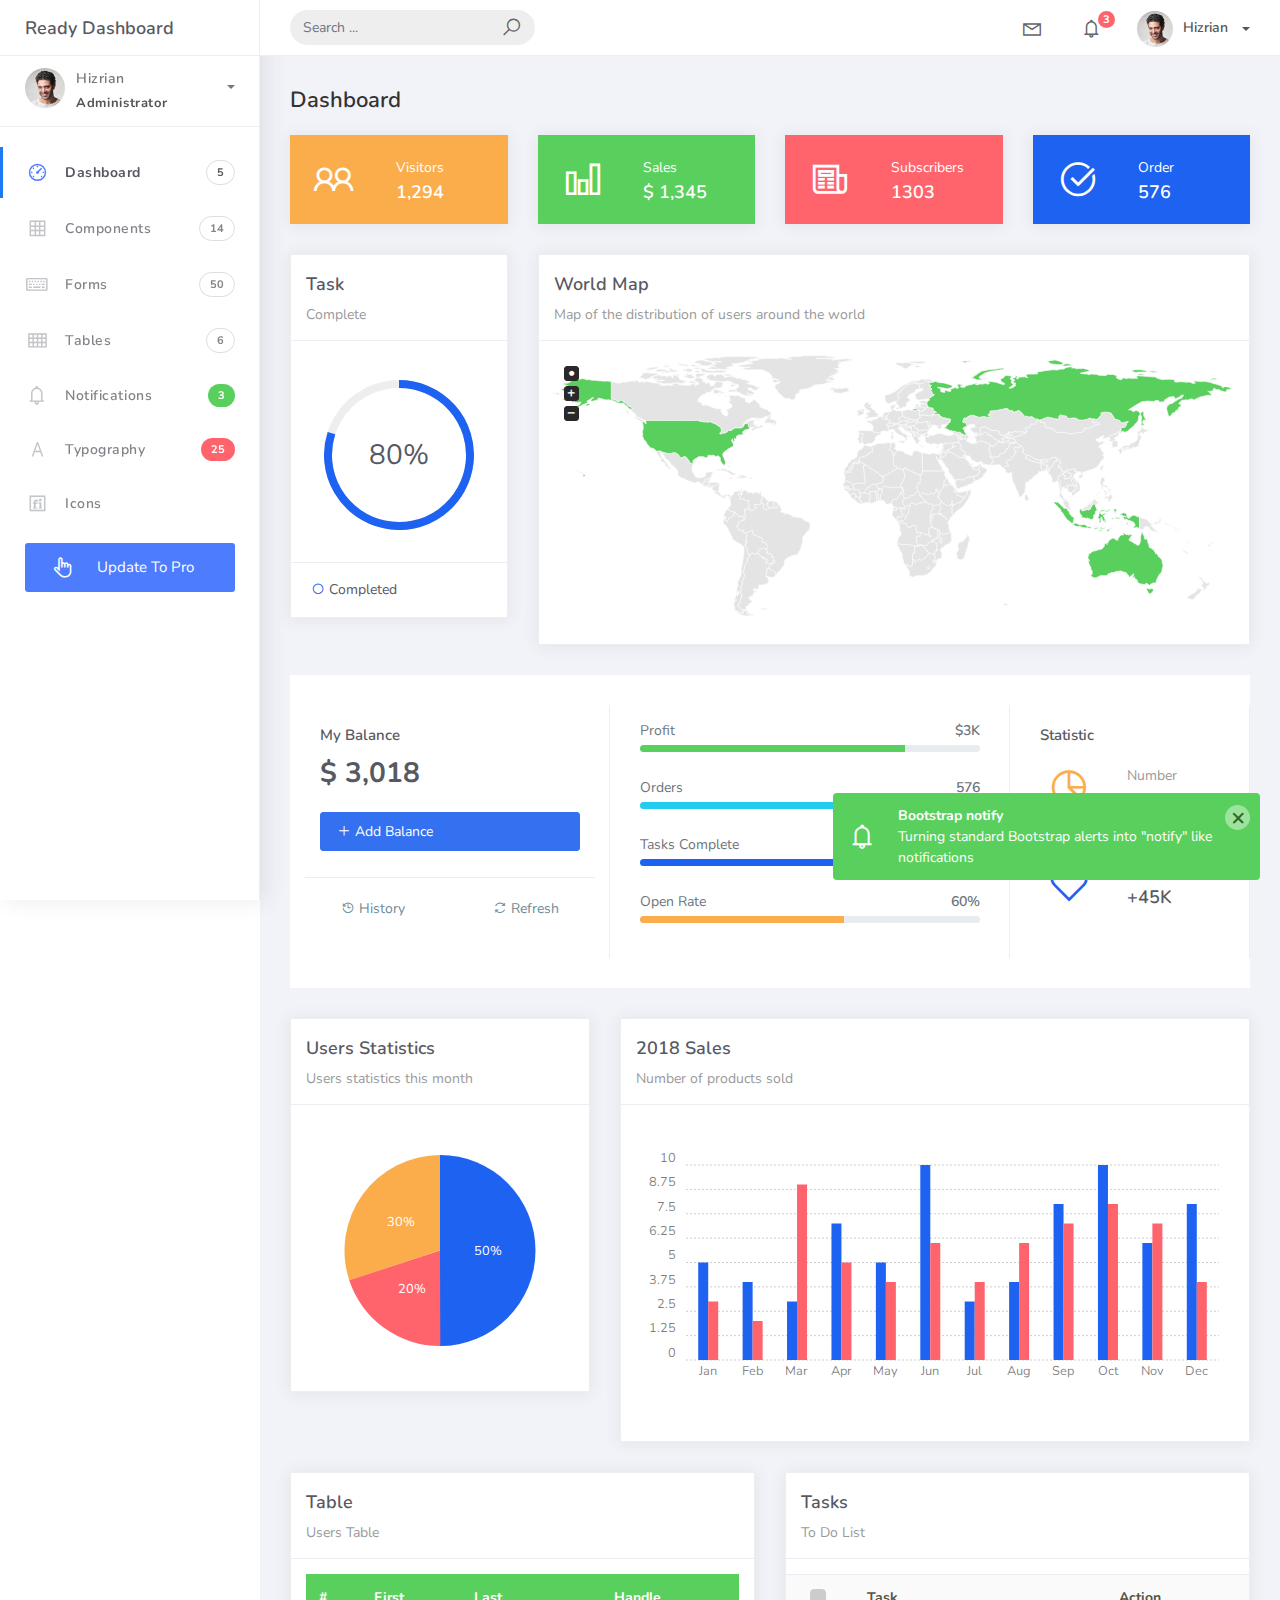
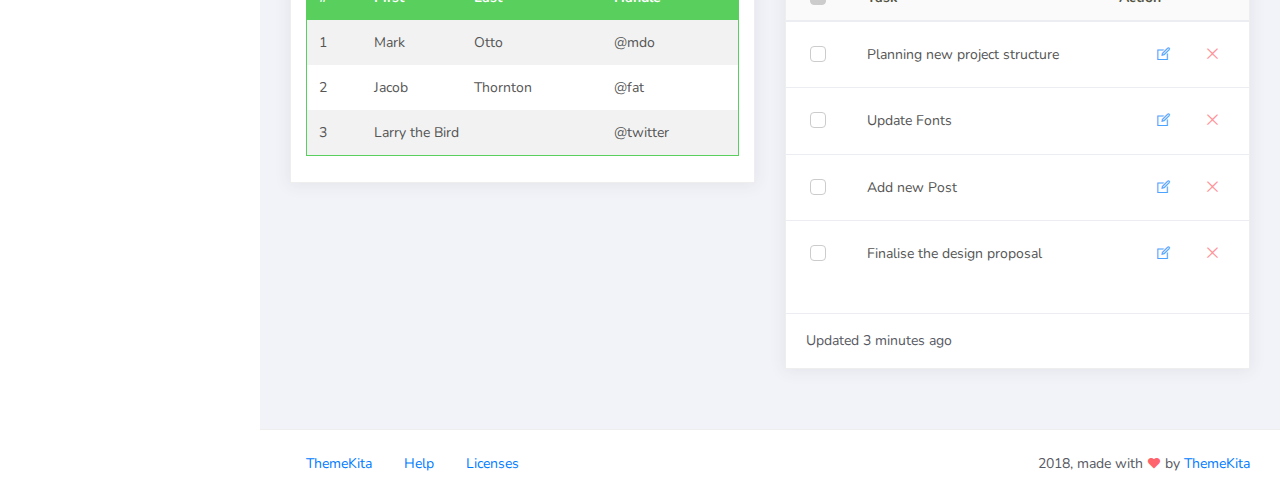
<file: dashboard/index-2.html>
<!DOCTYPE html>
<html>


<meta http-equiv="content-type" content="text/html;charset=utf-8" />
<head>
	<meta http-equiv="X-UA-Compatible" content="IE=edge,chrome=1" />
	<title>Ready Bootstrap Dashboard</title>
	<meta content='width=device-width, initial-scale=1.0, maximum-scale=1.0, user-scalable=0, shrink-to-fit=no' name='viewport' />
	<link rel="stylesheet" href="assets/css/bootstrap.min.css">
	<link rel="stylesheet" href="https://fonts.googleapis.com/css?family=Nunito:200,200i,300,300i,400,400i,600,600i,700,700i,800,800i,900,900i">
	<link rel="stylesheet" href="assets/css/ready.css">
	<link rel="stylesheet" href="assets/css/demo.css">
</head>
<body>
	<div class="wrapper">
		<div class="main-header">
			<div class="logo-header">
				<a href="index-2.html" class="logo">
					Ready Dashboard
				</a>
				<button class="navbar-toggler sidenav-toggler ml-auto" type="button" data-toggle="collapse" data-target="collapse" aria-controls="sidebar" aria-expanded="false" aria-label="Toggle navigation">
					<span class="navbar-toggler-icon"></span>
				</button>
				<button class="topbar-toggler more"><i class="la la-ellipsis-v"></i></button>
			</div>
			<nav class="navbar navbar-header navbar-expand-lg">
				<div class="container-fluid">

					<form class="navbar-left navbar-form nav-search mr-md-3" action="#">
						<div class="input-group">
							<input type="text" placeholder="Search ..." class="form-control">
							<div class="input-group-append">
								<span class="input-group-text">
									<i class="la la-search search-icon"></i>
								</span>
							</div>
						</div>
					</form>
					<ul class="navbar-nav topbar-nav ml-md-auto align-items-center">
						<li class="nav-item dropdown hidden-caret">
							<a class="nav-link dropdown-toggle" href="#" id="navbarDropdown" role="button" data-toggle="dropdown" aria-haspopup="true" aria-expanded="false">
								<i class="la la-envelope"></i>
							</a>
							<div class="dropdown-menu" aria-labelledby="navbarDropdown">
								<a class="dropdown-item" href="#">Action</a>
								<a class="dropdown-item" href="#">Another action</a>
								<div class="dropdown-divider"></div>
								<a class="dropdown-item" href="#">Something else here</a>
							</div>
						</li>
						<li class="nav-item dropdown hidden-caret">
							<a class="nav-link dropdown-toggle" href="#" id="navbarDropdown" role="button" data-toggle="dropdown" aria-haspopup="true" aria-expanded="false">
								<i class="la la-bell"></i>
								<span class="notification">3</span>
							</a>
							<ul class="dropdown-menu notif-box" aria-labelledby="navbarDropdown">
								<li>
									<div class="dropdown-title">You have 4 new notification</div>
								</li>
								<li>
									<div class="notif-center">
										<a href="#">
											<div class="notif-icon notif-primary"> <i class="la la-user-plus"></i> </div>
											<div class="notif-content">
												<span class="block">
													New user registered
												</span>
												<span class="time">5 minutes ago</span>
											</div>
										</a>
										<a href="#">
											<div class="notif-icon notif-success"> <i class="la la-comment"></i> </div>
											<div class="notif-content">
												<span class="block">
													Rahmad commented on Admin
												</span>
												<span class="time">12 minutes ago</span>
											</div>
										</a>
										<a href="#">
											<div class="notif-img">
												<img src="assets/img/profile2.jpg" alt="Img Profile">
											</div>
											<div class="notif-content">
												<span class="block">
													Reza send messages to you
												</span>
												<span class="time">12 minutes ago</span>
											</div>
										</a>
										<a href="#">
											<div class="notif-icon notif-danger"> <i class="la la-heart"></i> </div>
											<div class="notif-content">
												<span class="block">
													Farrah liked Admin
												</span>
												<span class="time">17 minutes ago</span>
											</div>
										</a>
									</div>
								</li>
								<li>
									<a class="see-all" href="javascript:void(0);"> <strong>See all notifications</strong> <i class="la la-angle-right"></i> </a>
								</li>
							</ul>
						</li>
						<li class="nav-item dropdown">
							<a class="dropdown-toggle profile-pic" data-toggle="dropdown" href="#" aria-expanded="false"> <img src="assets/img/profile.jpg" alt="user-img" width="36" class="img-circle"><span >Hizrian</span></span> </a>
							<ul class="dropdown-menu dropdown-user">
								<li>
									<div class="user-box">
										<div class="u-img"><img src="assets/img/profile.jpg" alt="user"></div>
										<div class="u-text">
											<h4>Hizrian</h4>
											<p class="text-muted">hello@themekita.com</p><a href="profile.html" class="btn btn-rounded btn-danger btn-sm">View Profile</a></div>
										</div>
									</li>
									<div class="dropdown-divider"></div>
									<a class="dropdown-item" href="#"><i class="ti-user"></i> My Profile</a>
									<a class="dropdown-item" href="#"></i> My Balance</a>
									<a class="dropdown-item" href="#"><i class="ti-email"></i> Inbox</a>
									<div class="dropdown-divider"></div>
									<a class="dropdown-item" href="#"><i class="ti-settings"></i> Account Setting</a>
									<div class="dropdown-divider"></div>
									<a class="dropdown-item" href="#"><i class="fa fa-power-off"></i> Logout</a>
								</ul>
								<!-- /.dropdown-user -->
							</li>
						</ul>
					</div>
				</nav>
			</div>
			<div class="sidebar">
				<div class="scrollbar-inner sidebar-wrapper">
					<div class="user">
						<div class="photo">
							<img src="assets/img/profile.jpg">
						</div>
						<div class="info">
							<a class="" data-toggle="collapse" href="#collapseExample" aria-expanded="true">
								<span>
									Hizrian
									<span class="user-level">Administrator</span>
									<span class="caret"></span>
								</span>
							</a>
							<div class="clearfix"></div>

							<div class="collapse in" id="collapseExample" aria-expanded="true" style="">
								<ul class="nav">
									<li>
										<a href="#profile">
											<span class="link-collapse">My Profile</span>
										</a>
									</li>
									<li>
										<a href="#edit">
											<span class="link-collapse">Edit Profile</span>
										</a>
									</li>
									<li>
										<a href="#settings">
											<span class="link-collapse">Settings</span>
										</a>
									</li>
								</ul>
							</div>
						</div>
					</div>
					<ul class="nav">
						<li class="nav-item active">
							<a href="index-2.html">
								<i class="la la-dashboard"></i>
								<p>Dashboard</p>
								<span class="badge badge-count">5</span>
							</a>
						</li>
						<li class="nav-item">
							<a href="components.html">
								<i class="la la-table"></i>
								<p>Components</p>
								<span class="badge badge-count">14</span>
							</a>
						</li>
						<li class="nav-item">
							<a href="forms.html">
								<i class="la la-keyboard-o"></i>
								<p>Forms</p>
								<span class="badge badge-count">50</span>
							</a>
						</li>
						<li class="nav-item">
							<a href="tables.html">
								<i class="la la-th"></i>
								<p>Tables</p>
								<span class="badge badge-count">6</span>
							</a>
						</li>
						<li class="nav-item">
							<a href="notifications.html">
								<i class="la la-bell"></i>
								<p>Notifications</p>
								<span class="badge badge-success">3</span>
							</a>
						</li>
						<li class="nav-item">
							<a href="typography.html">
								<i class="la la-font"></i>
								<p>Typography</p>
								<span class="badge badge-danger">25</span>
							</a>
						</li>
						<li class="nav-item">
							<a href="icons.html">
								<i class="la la-fonticons"></i>
								<p>Icons</p>
							</a>
						</li>
						<li class="nav-item update-pro">
							<button  data-toggle="modal" data-target="#modalUpdate">
								<i class="la la-hand-pointer-o"></i>
								<p>Update To Pro</p>
							</button>
						</li>
					</ul>
				</div>
			</div>
			<div class="main-panel">
				<div class="content">
					<div class="container-fluid">
						<h4 class="page-title">Dashboard</h4>
						<div class="row">
							<div class="col-md-3">
								<div class="card card-stats card-warning">
									<div class="card-body ">
										<div class="row">
											<div class="col-5">
												<div class="icon-big text-center">
													<i class="la la-users"></i>
												</div>
											</div>
											<div class="col-7 d-flex align-items-center">
												<div class="numbers">
													<p class="card-category">Visitors</p>
													<h4 class="card-title">1,294</h4>
												</div>
											</div>
										</div>
									</div>
								</div>
							</div>
							<div class="col-md-3">
								<div class="card card-stats card-success">
									<div class="card-body ">
										<div class="row">
											<div class="col-5">
												<div class="icon-big text-center">
													<i class="la la-bar-chart"></i>
												</div>
											</div>
											<div class="col-7 d-flex align-items-center">
												<div class="numbers">
													<p class="card-category">Sales</p>
													<h4 class="card-title">$ 1,345</h4>
												</div>
											</div>
										</div>
									</div>
								</div>
							</div>
							<div class="col-md-3">
								<div class="card card-stats card-danger">
									<div class="card-body">
										<div class="row">
											<div class="col-5">
												<div class="icon-big text-center">
													<i class="la la-newspaper-o"></i>
												</div>
											</div>
											<div class="col-7 d-flex align-items-center">
												<div class="numbers">
													<p class="card-category">Subscribers</p>
													<h4 class="card-title">1303</h4>
												</div>
											</div>
										</div>
									</div>
								</div>
							</div>
							<div class="col-md-3">
								<div class="card card-stats card-primary">
									<div class="card-body ">
										<div class="row">
											<div class="col-5">
												<div class="icon-big text-center">
													<i class="la la-check-circle"></i>
												</div>
											</div>
											<div class="col-7 d-flex align-items-center">
												<div class="numbers">
													<p class="card-category">Order</p>
													<h4 class="card-title">576</h4>
												</div>
											</div>
										</div>
									</div>
								</div>
							</div>
<!-- 							<div class="col-md-3">
								<div class="card card-stats">
									<div class="card-body ">
										<div class="row">
											<div class="col-5">
												<div class="icon-big text-center icon-warning">
													<i class="la la-pie-chart text-warning"></i>
												</div>
											</div>
											<div class="col-7 d-flex align-items-center">
												<div class="numbers">
													<p class="card-category">Number</p>
													<h4 class="card-title">150GB</h4>
												</div>
											</div>
										</div>
									</div>
								</div>
							</div>
							<div class="col-md-3">
								<div class="card card-stats">
									<div class="card-body ">
										<div class="row">
											<div class="col-5">
												<div class="icon-big text-center">
													<i class="la la-bar-chart text-success"></i>
												</div>
											</div>
											<div class="col-7 d-flex align-items-center">
												<div class="numbers">
													<p class="card-category">Revenue</p>
													<h4 class="card-title">$ 1,345</h4>
												</div>
											</div>
										</div>
									</div>
								</div>
							</div>
							<div class="col-md-3">
								<div class="card card-stats">
									<div class="card-body">
										<div class="row">
											<div class="col-5">
												<div class="icon-big text-center">
													<i class="la la-times-circle-o text-danger"></i>
												</div>
											</div>
											<div class="col-7 d-flex align-items-center">
												<div class="numbers">
													<p class="card-category">Errors</p>
													<h4 class="card-title">23</h4>
												</div>
											</div>
										</div>
									</div>
								</div>
							</div>
							<div class="col-md-3">
								<div class="card card-stats">
									<div class="card-body">
										<div class="row">
											<div class="col-5">
												<div class="icon-big text-center">
													<i class="la la-heart-o text-primary"></i>
												</div>
											</div>
											<div class="col-7 d-flex align-items-center">
												<div class="numbers">
													<p class="card-category">Followers</p>
													<h4 class="card-title">+45K</h4>
												</div>
											</div>
										</div>
									</div>
								</div>
							</div> -->
						</div>
						<div class="row">
							<div class="col-md-3">
								<div class="card">
									<div class="card-header">
										<h4 class="card-title">Task</h4>
										<p class="card-category">Complete</p>
									</div>
									<div class="card-body">
										<div id="task-complete" class="chart-circle mt-4 mb-3"></div>
									</div>
									<div class="card-footer">
										<div class="legend"><i class="la la-circle text-primary"></i> Completed</div>
									</div>
								</div>
							</div>
							<div class="col-md-9">
								<div class="card">
									<div class="card-header">
										<h4 class="card-title">World Map</h4>
										<p class="card-category">
										Map of the distribution of users around the world</p>
									</div>
									<div class="card-body">
										<div class="mapcontainer">
											<div class="map">
												<span>Alternative content for the map</span>
											</div>
										</div>
									</div>
								</div>
							</div>
						</div>
						<div class="row row-card-no-pd">
							<div class="col-md-4">
								<div class="card">
									<div class="card-body">
										<p class="fw-bold mt-1">My Balance</p>
										<h4><b>$ 3,018</b></h4>
										<a href="#" class="btn btn-primary btn-full text-left mt-3 mb-3"><i class="la la-plus"></i> Add Balance</a>
									</div>
									<div class="card-footer">
										<ul class="nav">
											<li class="nav-item"><a class="btn btn-default btn-link" href="#"><i class="la la-history"></i> History</a></li>
											<li class="nav-item ml-auto"><a class="btn btn-default btn-link" href="#"><i class="la la-refresh"></i> Refresh</a></li>
										</ul>
									</div>
								</div>
							</div>
							<div class="col-md-5">
								<div class="card">
									<div class="card-body">
										<div class="progress-card">
											<div class="d-flex justify-content-between mb-1">
												<span class="text-muted">Profit</span>
												<span class="text-muted fw-bold"> $3K</span>
											</div>
											<div class="progress mb-2" style="height: 7px;">
												<div class="progress-bar bg-success" role="progressbar" style="width: 78%" aria-valuenow="78" aria-valuemin="0" aria-valuemax="100" data-toggle="tooltip" data-placement="top" title="78%"></div>
											</div>
										</div>
										<div class="progress-card">
											<div class="d-flex justify-content-between mb-1">
												<span class="text-muted">Orders</span>
												<span class="text-muted fw-bold"> 576</span>
											</div>
											<div class="progress mb-2" style="height: 7px;">
												<div class="progress-bar bg-info" role="progressbar" style="width: 65%" aria-valuenow="60" aria-valuemin="0" aria-valuemax="100" data-toggle="tooltip" data-placement="top" title="65%"></div>
											</div>
										</div>
										<div class="progress-card">
											<div class="d-flex justify-content-between mb-1">
												<span class="text-muted">Tasks Complete</span>
												<span class="text-muted fw-bold"> 70%</span>
											</div>
											<div class="progress mb-2" style="height: 7px;">
												<div class="progress-bar bg-primary" role="progressbar" style="width: 70%" aria-valuenow="70" aria-valuemin="0" aria-valuemax="100" data-toggle="tooltip" data-placement="top" title="70%"></div>
											</div>
										</div>
										<div class="progress-card">
											<div class="d-flex justify-content-between mb-1">
												<span class="text-muted">Open Rate</span>
												<span class="text-muted fw-bold"> 60%</span>
											</div>
											<div class="progress mb-2" style="height: 7px;">
												<div class="progress-bar bg-warning" role="progressbar" style="width: 60%" aria-valuenow="60" aria-valuemin="0" aria-valuemax="100" data-toggle="tooltip" data-placement="top" title="60%"></div>
											</div>
										</div>
									</div>
								</div>
							</div>
							<div class="col-md-3">
								<div class="card card-stats">
									<div class="card-body">
										<p class="fw-bold mt-1">Statistic</p>
										<div class="row">
											<div class="col-5">
												<div class="icon-big text-center icon-warning">
													<i class="la la-pie-chart text-warning"></i>
												</div>
											</div>
											<div class="col-7 d-flex align-items-center">
												<div class="numbers">
													<p class="card-category">Number</p>
													<h4 class="card-title">150GB</h4>
												</div>
											</div>
										</div>
										<hr/>
										<div class="row">
											<div class="col-5">
												<div class="icon-big text-center">
													<i class="la la-heart-o text-primary"></i>
												</div>
											</div>
											<div class="col-7 d-flex align-items-center">
												<div class="numbers">
													<p class="card-category">Followers</p>
													<h4 class="card-title">+45K</h4>
												</div>
											</div>
										</div>
									</div>
								</div>
							</div>
						</div>
						<div class="row">
							<div class="col-md-4">
								<div class="card">
									<div class="card-header">
										<h4 class="card-title">Users Statistics</h4>
										<p class="card-category">
										Users statistics this month</p>
									</div>
									<div class="card-body">
										<div id="monthlyChart" class="chart chart-pie"></div>
									</div>
								</div>
							</div>
							<div class="col-md-8">
								<div class="card">
									<div class="card-header">
										<h4 class="card-title">2018 Sales</h4>
										<p class="card-category">
										Number of products sold</p>
									</div>
									<div class="card-body">
										<div id="salesChart" class="chart"></div>
									</div>
								</div>
							</div>
							<div class="col-md-6">
								<div class="card">
									<div class="card-header ">
										<h4 class="card-title">Table</h4>
										<p class="card-category">Users Table</p>
									</div>
									<div class="card-body">
										<table class="table table-head-bg-success table-striped table-hover">
											<thead>
												<tr>
													<th scope="col">#</th>
													<th scope="col">First</th>
													<th scope="col">Last</th>
													<th scope="col">Handle</th>
												</tr>
											</thead>
											<tbody>
												<tr>
													<td>1</td>
													<td>Mark</td>
													<td>Otto</td>
													<td>@mdo</td>
												</tr>
												<tr>
													<td>2</td>
													<td>Jacob</td>
													<td>Thornton</td>
													<td>@fat</td>
												</tr>
												<tr>
													<td>3</td>
													<td colspan="2">Larry the Bird</td>
													<td>@twitter</td>
												</tr>
											</tbody>
										</table>
									</div>
								</div>
							</div>
							<div class="col-md-6">
								<div class="card card-tasks">
									<div class="card-header ">
										<h4 class="card-title">Tasks</h4>
										<p class="card-category">To Do List</p>
									</div>
									<div class="card-body ">
										<div class="table-full-width">
											<table class="table">
												<thead>
													<tr>
														<th>
															<div class="form-check">
																<label class="form-check-label">
																	<input class="form-check-input  select-all-checkbox" type="checkbox" data-select="checkbox" data-target=".task-select">
																	<span class="form-check-sign"></span>
																</label>
															</div>
														</th>
														<th>Task</th>
														<th>Action</th>
													</tr>
												</thead>
												<tbody>
													<tr>
														<td>
															<div class="form-check">
																<label class="form-check-label">
																	<input class="form-check-input task-select" type="checkbox">
																	<span class="form-check-sign"></span>
																</label>
															</div>
														</td>
														<td>Planning new project structure</td>
														<td class="td-actions text-right">
															<div class="form-button-action">
																<button type="button" data-toggle="tooltip" title="Edit Task" class="btn btn-link <btn-simple-primary">
																	<i class="la la-edit"></i>
																</button>
																<button type="button" data-toggle="tooltip" title="Remove" class="btn btn-link btn-simple-danger">
																	<i class="la la-times"></i>
																</button>
															</div>
														</td>
													</tr>
													<tr>
														<td>
															<div class="form-check">
																<label class="form-check-label">
																	<input class="form-check-input task-select" type="checkbox">
																	<span class="form-check-sign"></span>
																</label>
															</div>
														</td>
														<td>Update Fonts</td>
														<td class="td-actions text-right">
															<div class="form-button-action">
																<button type="button" data-toggle="tooltip" title="Edit Task" class="btn btn-link <btn-simple-primary">
																	<i class="la la-edit"></i>
																</button>
																<button type="button" data-toggle="tooltip" title="Remove" class="btn btn-link btn-simple-danger">
																	<i class="la la-times"></i>
																</button>
															</div>
														</td>
													</tr>
													<tr>
														<td>
															<div class="form-check">
																<label class="form-check-label">
																	<input class="form-check-input task-select" type="checkbox">
																	<span class="form-check-sign"></span>
																</label>
															</div>
														</td>
														<td>Add new Post
														</td>
														<td class="td-actions text-right">
															<div class="form-button-action">
																<button type="button" data-toggle="tooltip" title="Edit Task" class="btn btn-link <btn-simple-primary">
																	<i class="la la-edit"></i>
																</button>
																<button type="button" data-toggle="tooltip" title="Remove" class="btn btn-link btn-simple-danger">
																	<i class="la la-times"></i>
																</button>
															</div>
														</td>
													</tr>
													<tr>
														<td>
															<div class="form-check">
																<label class="form-check-label">
																	<input class="form-check-input task-select" type="checkbox">
																	<span class="form-check-sign"></span>
																</label>
															</div>
														</td>
														<td>Finalise the design proposal</td>
														<td class="td-actions text-right">
															<div class="form-button-action">
																<button type="button" data-toggle="tooltip" title="Edit Task" class="btn btn-link <btn-simple-primary">
																	<i class="la la-edit"></i>
																</button>
																<button type="button" data-toggle="tooltip" title="Remove" class="btn btn-link btn-simple-danger">
																	<i class="la la-times"></i>
																</button>
															</div>
														</td>
													</tr>
												</tbody>
											</table>
										</div>
									</div>
									<div class="card-footer ">
										<div class="stats">
											<i class="now-ui-icons loader_refresh spin"></i> Updated 3 minutes ago
										</div>
									</div>
								</div>
							</div>
						</div>
					</div>
				</div>
				<footer class="footer">
					<div class="container-fluid">
						<nav class="pull-left">
							<ul class="nav">
								<li class="nav-item">
									<a class="nav-link" href="http://www.themekita.com/">
										ThemeKita
									</a>
								</li>
								<li class="nav-item">
									<a class="nav-link" href="#">
										Help
									</a>
								</li>
								<li class="nav-item">
									<a class="nav-link" href="https://themewagon.com/license/#free-item">
										Licenses
									</a>
								</li>
							</ul>
						</nav>
						<div class="copyright ml-auto">
							2018, made with <i class="la la-heart heart text-danger"></i> by <a href="http://www.themekita.com/">ThemeKita</a>
						</div>
					</div>
				</footer>
			</div>
		</div>
	</div>
	<!-- Modal -->
	<div class="modal fade" id="modalUpdate" tabindex="-1" role="dialog" aria-labelledby="modalUpdatePro" aria-hidden="true">
		<div class="modal-dialog modal-dialog-centered" role="document">
			<div class="modal-content">
				<div class="modal-header bg-primary">
					<h6 class="modal-title"><i class="la la-frown-o"></i> Under Development</h6>
					<button type="button" class="close" data-dismiss="modal" aria-label="Close">
						<span aria-hidden="true">&times;</span>
					</button>
				</div>
				<div class="modal-body text-center">
					<p>Currently the pro version of the <b>Ready Dashboard</b> Bootstrap is in progress development</p>
					<p>
						<b>We'll let you know when it's done</b></p>
				</div>
				<div class="modal-footer">
					<button type="button" class="btn btn-secondary" data-dismiss="modal">Close</button>
				</div>
			</div>
		</div>
	</div>
</body>
<script src="assets/js/core/jquery.3.2.1.min.js"></script>
<script src="assets/js/plugin/jquery-ui-1.12.1.custom/jquery-ui.min.js"></script>
<script src="assets/js/core/popper.min.js"></script>
<script src="assets/js/core/bootstrap.min.js"></script>
<script src="assets/js/plugin/chartist/chartist.min.js"></script>
<script src="assets/js/plugin/chartist/plugin/chartist-plugin-tooltip.min.js"></script>
<script src="assets/js/plugin/bootstrap-notify/bootstrap-notify.min.js"></script>
<script src="assets/js/plugin/bootstrap-toggle/bootstrap-toggle.min.js"></script>
<script src="assets/js/plugin/jquery-mapael/jquery.mapael.min.js"></script>
<script src="assets/js/plugin/jquery-mapael/maps/world_countries.min.js"></script>
<script src="assets/js/plugin/chart-circle/circles.min.js"></script>
<script src="assets/js/plugin/jquery-scrollbar/jquery.scrollbar.min.js"></script>
<script src="assets/js/ready.min.js"></script>
<script src="assets/js/demo.js"></script>


</html>
</file>
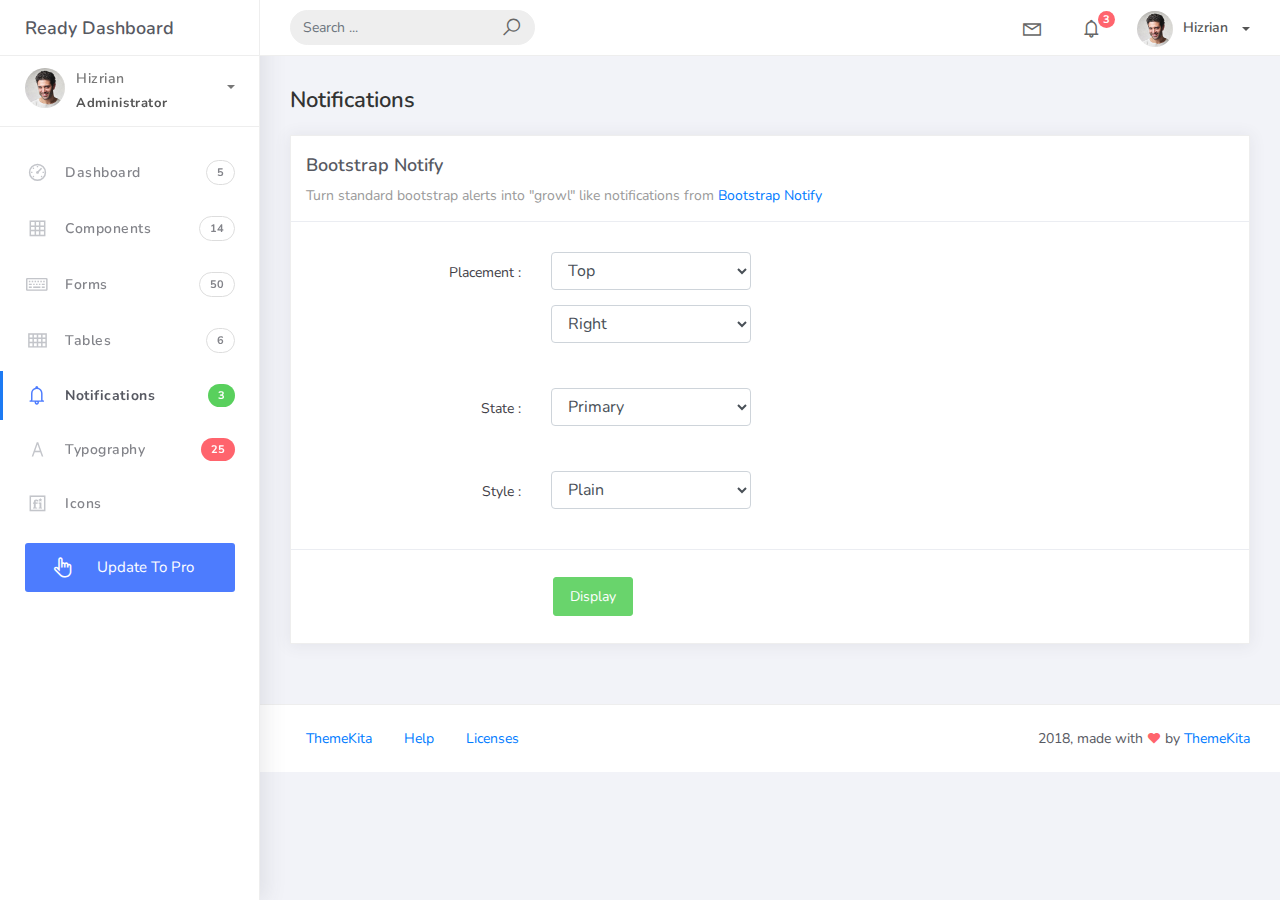
<file: dashboard/notifications.html>
<!DOCTYPE html>
<html>

<meta http-equiv="content-type" content="text/html;charset=utf-8" />
<head>
	<meta http-equiv="X-UA-Compatible" content="IE=edge,chrome=1" />
	<title>Notifications - Ready Bootstrap Dashboard</title>
	<meta content='width=device-width, initial-scale=1.0, maximum-scale=1.0, user-scalable=0, shrink-to-fit=no' name='viewport' />
	<link rel="stylesheet" href="assets/css/bootstrap.min.css">
	<link rel="stylesheet" href="https://fonts.googleapis.com/css?family=Nunito:200,200i,300,300i,400,400i,600,600i,700,700i,800,800i,900,900i">
	<link rel="stylesheet" href="assets/css/ready.css">
	<link rel="stylesheet" href="assets/css/demo.css">
</head>
<body>
	<div class="wrapper">
		<div class="main-header">
			<div class="logo-header">
				<a href="index-2.html" class="logo">
					Ready Dashboard
				</a>
				<button class="navbar-toggler sidenav-toggler ml-auto" type="button" data-toggle="collapse" data-target="collapse" aria-controls="sidebar" aria-expanded="false" aria-label="Toggle navigation">
					<span class="navbar-toggler-icon"></span>
				</button>
				<button class="topbar-toggler more"><i class="la la-ellipsis-v"></i></button>
			</div>
			<nav class="navbar navbar-header navbar-expand-lg">
				<div class="container-fluid">

					<form class="navbar-left navbar-form nav-search mr-md-3" action="#">
						<div class="input-group">
							<input type="text" placeholder="Search ..." class="form-control">
							<div class="input-group-append">
								<span class="input-group-text">
									<i class="la la-search search-icon"></i>
								</span>
							</div>
						</div>
					</form>
					<ul class="navbar-nav topbar-nav ml-md-auto align-items-center">
						<li class="nav-item dropdown hidden-caret">
							<a class="nav-link dropdown-toggle" href="#" id="navbarDropdown" role="button" data-toggle="dropdown" aria-haspopup="true" aria-expanded="false">
								<i class="la la-envelope"></i>
							</a>
							<div class="dropdown-menu" aria-labelledby="navbarDropdown">
								<a class="dropdown-item" href="#">Action</a>
								<a class="dropdown-item" href="#">Another action</a>
								<div class="dropdown-divider"></div>
								<a class="dropdown-item" href="#">Something else here</a>
							</div>
						</li>
						<li class="nav-item dropdown hidden-caret">
							<a class="nav-link dropdown-toggle" href="#" id="navbarDropdown" role="button" data-toggle="dropdown" aria-haspopup="true" aria-expanded="false">
								<i class="la la-bell"></i>
								<span class="notification">3</span>
							</a>
							<ul class="dropdown-menu notif-box" aria-labelledby="navbarDropdown">
								<li>
									<div class="dropdown-title">You have 4 new notification</div>
								</li>
								<li>
									<div class="notif-center">
										<a href="#">
											<div class="notif-icon notif-primary"> <i class="la la-user-plus"></i> </div>
											<div class="notif-content">
												<span class="block">
													New user registered
												</span>
												<span class="time">5 minutes ago</span>
											</div>
										</a>
										<a href="#">
											<div class="notif-icon notif-success"> <i class="la la-comment"></i> </div>
											<div class="notif-content">
												<span class="block">
													Rahmad commented on Admin
												</span>
												<span class="time">12 minutes ago</span>
											</div>
										</a>
										<a href="#">
											<div class="notif-img">
												<img src="assets/img/profile2.jpg" alt="Img Profile">
											</div>
											<div class="notif-content">
												<span class="block">
													Reza send messages to you
												</span>
												<span class="time">12 minutes ago</span>
											</div>
										</a>
										<a href="#">
											<div class="notif-icon notif-danger"> <i class="la la-heart"></i> </div>
											<div class="notif-content">
												<span class="block">
													Farrah liked Admin
												</span>
												<span class="time">17 minutes ago</span>
											</div>
										</a>
									</div>
								</li>
								<li>
									<a class="see-all" href="javascript:void(0);"> <strong>See all notifications</strong> <i class="la la-angle-right"></i> </a>
								</li>
							</ul>
						</li>
						<li class="nav-item dropdown">
							<a class="dropdown-toggle profile-pic" data-toggle="dropdown" href="#" aria-expanded="false"> <img src="assets/img/profile.jpg" alt="user-img" width="36" class="img-circle"><span >Hizrian</span></span> </a>
							<ul class="dropdown-menu dropdown-user">
								<li>
									<div class="user-box">
										<div class="u-img"><img src="assets/img/profile.jpg" alt="user"></div>
										<div class="u-text">
											<h4>Hizrian</h4>
											<p class="text-muted">hello@themekita.com</p><a href="profile.html" class="btn btn-rounded btn-danger btn-sm">View Profile</a></div>
										</div>
									</li>
									<div class="dropdown-divider"></div>
									<a class="dropdown-item" href="#"><i class="ti-user"></i> My Profile</a>
									<a class="dropdown-item" href="#"></i> My Balance</a>
									<a class="dropdown-item" href="#"><i class="ti-email"></i> Inbox</a>
									<div class="dropdown-divider"></div>
									<a class="dropdown-item" href="#"><i class="ti-settings"></i> Account Setting</a>
									<div class="dropdown-divider"></div>
									<a class="dropdown-item" href="#"><i class="fa fa-power-off"></i> Logout</a>
								</ul>
								<!-- /.dropdown-user -->
							</li>
						</ul>
					</div>
				</nav>
			</div>
			<div class="sidebar">
				<div class="scrollbar-inner sidebar-wrapper">
					<div class="user">
						<div class="photo">
							<img src="assets/img/profile.jpg">
						</div>
						<div class="info">
							<a class="" data-toggle="collapse" href="#collapseExample" aria-expanded="true">
								<span>
									Hizrian
									<span class="user-level">Administrator</span>
									<span class="caret"></span>
								</span>
							</a>
							<div class="clearfix"></div>

							<div class="collapse in" id="collapseExample" aria-expanded="true" style="">
								<ul class="nav">
									<li>
										<a href="#profile">
											<span class="link-collapse">My Profile</span>
										</a>
									</li>
									<li>
										<a href="#edit">
											<span class="link-collapse">Edit Profile</span>
										</a>
									</li>
									<li>
										<a href="#settings">
											<span class="link-collapse">Settings</span>
										</a>
									</li>
								</ul>
							</div>
						</div>
					</div>
					<ul class="nav">
						<li class="nav-item">
							<a href="index-2.html">
								<i class="la la-dashboard"></i>
								<p>Dashboard</p>
								<span class="badge badge-count">5</span>
							</a>
						</li>
						<li class="nav-item">
							<a href="components.html">
								<i class="la la-table"></i>
								<p>Components</p>
								<span class="badge badge-count">14</span>
							</a>
						</li>
						<li class="nav-item">
							<a href="forms.html">
								<i class="la la-keyboard-o"></i>
								<p>Forms</p>
								<span class="badge badge-count">50</span>
							</a>
						</li>
						<li class="nav-item">
							<a href="tables.html">
								<i class="la la-th"></i>
								<p>Tables</p>
								<span class="badge badge-count">6</span>
							</a>
						</li>
						<li class="nav-item active">
							<a href="notifications.html">
								<i class="la la-bell"></i>
								<p>Notifications</p>
								<span class="badge badge-success">3</span>
							</a>
						</li>
						<li class="nav-item">
							<a href="typography.html">
								<i class="la la-font"></i>
								<p>Typography</p>
								<span class="badge badge-danger">25</span>
							</a>
						</li>
						<li class="nav-item">
							<a href="icons.html">
								<i class="la la-fonticons"></i>
								<p>Icons</p>
							</a>
						</li>
						<li class="nav-item update-pro">
							<button  data-toggle="modal" data-target="#modalUpdate">
								<i class="la la-hand-pointer-o"></i>
								<p>Update To Pro</p>
							</button>
						</li>
					</ul>
				</div>
			</div>
			<div class="main-panel">
				<div class="content">
					<div class="container-fluid">
						<h4 class="page-title">Notifications</h4>
						<div class="row">
							<div class="col-md-12">
								<div class="card">
									<div class="card-header">
										<div class="card-title">Bootstrap Notify</div>
										<div class="card-category">Turn standard bootstrap alerts into "growl" like notifications from <a class="link" href="http://bootstrap-notify.remabledesigns.com/">Bootstrap Notify</a></div>
									</div>
									<div class="card-body">
										<div class="form">
											<div class="form-group from-show-notify row">
												<div class="col-lg-3 col-md-3 col-sm-12 text-right">
													<label>Placement :</label>
												</div>
												<div class="col-lg-4 col-md-9 col-sm-12">
													<select class="form-control input-fixed" id="notify_placement_from">
														<option value="top">Top</option>
														<option value="bottom">Bottom</option>
													</select>
													<select class="form-control input-fixed" id="notify_placement_align">
														<option value="left">Left</option>
														<option value="right" selected="">Right</option>
														<option value="center">Center</option>
													</select>
												</div>
											</div>
											<div class="form-group from-show-notify row">
												<div class="col-lg-3 col-md-3 col-sm-12 text-right">
													<label>State :</label>
												</div>
												<div class="col-lg-4 col-md-9 col-sm-12">
													<select class="form-control input-fixed" id="notify_state">
														<option value="primary">Primary</option>
														<option value="info">Info</option>
														<option value="success">Success</option>
														<option value="warning">Warning</option>
														<option value="danger">Danger</option>
													</select>
												</div>
											</div>
											<div class="form-group from-show-notify row">
												<div class="col-lg-3 col-md-3 col-sm-12 text-right">
													<label>Style :</label>
												</div>
												<div class="col-lg-4 col-md-9 col-sm-12">
													<select class="form-control input-fixed" id="notify_style">
														<option value="plain">Plain</option>
														<option value="withicon">With Icon</option>
													</select>
												</div>
											</div>
										</div>
									</div>
									<div class="card-footer">
										<div class="form">
											<div class="form-group from-show-notify row">
												<div class="col-lg-3 col-md-3 col-sm-12">

												</div>
												<div class="col-lg-4 col-md-9 col-sm-12">
													<button id="displayNotif" class="btn btn-success">Display</button>
												</div>
											</div>
										</div>
									</div>
								</div>
							</div>
						</div>
					</div>
				</div>
				<footer class="footer">
					<div class="container-fluid">
						<nav class="pull-left">
							<ul class="nav">
								<li class="nav-item">
									<a class="nav-link" href="http://www.themekita.com/">
										ThemeKita
									</a>
								</li>
								<li class="nav-item">
									<a class="nav-link" href="#">
										Help
									</a>
								</li>
								<li class="nav-item">
									<a class="nav-link" href="https://themewagon.com/license/#free-item">
										Licenses
									</a>
								</li>
							</ul>
						</nav>
						<div class="copyright ml-auto">
							2018, made with <i class="la la-heart heart text-danger"></i> by <a href="http://www.themekita.com/">ThemeKita</a>
						</div>
					</div>
				</footer>
			</div>
		</div>
	</div>
	<!-- Modal -->
	<div class="modal fade" id="modalUpdate" tabindex="-1" role="dialog" aria-labelledby="modalUpdatePro" aria-hidden="true">
		<div class="modal-dialog modal-dialog-centered" role="document">
			<div class="modal-content">
				<div class="modal-header bg-primary">
					<h6 class="modal-title"><i class="la la-frown-o"></i> Under Development</h6>
					<button type="button" class="close" data-dismiss="modal" aria-label="Close">
						<span aria-hidden="true">&times;</span>
					</button>
				</div>
				<div class="modal-body text-center">
					<p>Currently the pro version of the <b>Ready Dashboard</b> Bootstrap is in progress development</p>
					<p>
					<b>We'll let you know when it's done</b></p>
				</div>
				<div class="modal-footer">
					<button type="button" class="btn btn-secondary" data-dismiss="modal">Close</button>
				</div>
			</div>
		</div>
	</div>
</body>
<script src="assets/js/core/jquery.3.2.1.min.js"></script>
<script src="assets/js/plugin/jquery-ui-1.12.1.custom/jquery-ui.min.js"></script>
<script src="assets/js/core/popper.min.js"></script>
<script src="assets/js/core/bootstrap.min.js"></script>
<script src="assets/js/plugin/chartist/chartist.min.js"></script>
<script src="assets/js/plugin/chartist/plugin/chartist-plugin-tooltip.min.js"></script>
<script src="assets/js/plugin/bootstrap-notify/bootstrap-notify.min.js"></script>
<script src="assets/js/plugin/bootstrap-toggle/bootstrap-toggle.min.js"></script>
<script src="assets/js/plugin/jquery-mapael/jquery.mapael.min.js"></script>
<script src="assets/js/plugin/jquery-mapael/maps/world_countries.min.js"></script>
<script src="assets/js/plugin/chart-circle/circles.min.js"></script>
<script src="assets/js/plugin/jquery-scrollbar/jquery.scrollbar.min.js"></script>
<script src="assets/js/ready.min.js"></script>
<script>
	$('#displayNotif').on('click', function(){
		var placementFrom = $('#notify_placement_from option:selected').val();
		var placementAlign = $('#notify_placement_align option:selected').val();
		var state = $('#notify_state option:selected').val();
		var style = $('#notify_style option:selected').val();
		var content = {};

		content.message = 'Turning standard Bootstrap alerts into "notify" like notifications';
		content.title = 'Bootstrap notify';
		if (style == "withicon") {
			content.icon = 'la la-bell';
		} else {
			content.icon = 'none';
		}
		content.url = 'index-2.html';
		content.target = '_blank';

		$.notify(content,{
			type: state,
			placement: {
				from: placementFrom,
				align: placementAlign
			},
			time: 1000,
		});
	});
</script>


</html>
</file>
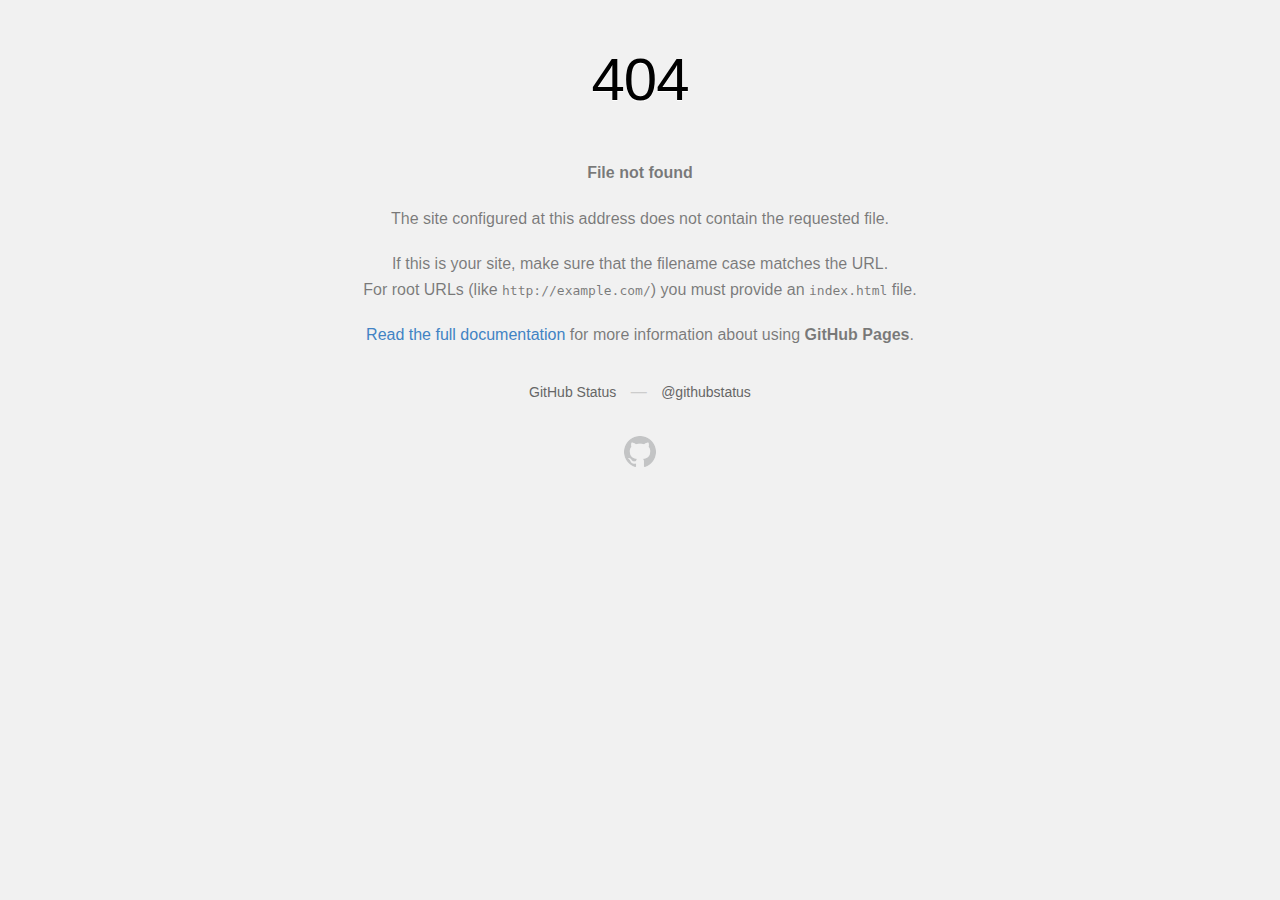
<file: dashboard/profile.html>
<!DOCTYPE html>
<html>
  <head>
    <meta http-equiv="Content-type" content="text/html; charset=utf-8">
    <meta http-equiv="Content-Security-Policy" content="default-src 'none'; style-src 'unsafe-inline'; img-src data:; connect-src 'self'">
    <title>Page not found &middot; GitHub Pages</title>
    <style type="text/css" media="screen">
      body {
        background-color: #f1f1f1;
        margin: 0;
        font-family: "Helvetica Neue", Helvetica, Arial, sans-serif;
      }

      .container { margin: 50px auto 40px auto; width: 600px; text-align: center; }

      a { color: #4183c4; text-decoration: none; }
      a:hover { text-decoration: underline; }

      h1 { width: 800px; position:relative; left: -100px; letter-spacing: -1px; line-height: 60px; font-size: 60px; font-weight: 100; margin: 0px 0 50px 0; text-shadow: 0 1px 0 #fff; }
      p { color: rgba(0, 0, 0, 0.5); margin: 20px 0; line-height: 1.6; }

      ul { list-style: none; margin: 25px 0; padding: 0; }
      li { display: table-cell; font-weight: bold; width: 1%; }

      .logo { display: inline-block; margin-top: 35px; }
      .logo-img-2x { display: none; }
      @media
      only screen and (-webkit-min-device-pixel-ratio: 2),
      only screen and (   min--moz-device-pixel-ratio: 2),
      only screen and (     -o-min-device-pixel-ratio: 2/1),
      only screen and (        min-device-pixel-ratio: 2),
      only screen and (                min-resolution: 192dpi),
      only screen and (                min-resolution: 2dppx) {
        .logo-img-1x { display: none; }
        .logo-img-2x { display: inline-block; }
      }

      #suggestions {
        margin-top: 35px;
        color: #ccc;
      }
      #suggestions a {
        color: #666666;
        font-weight: 200;
        font-size: 14px;
        margin: 0 10px;
      }

    </style>
  </head>
  <body>

    <div class="container">

      <h1>404</h1>
      <p><strong>File not found</strong></p>

      <p>
        The site configured at this address does not
        contain the requested file.
      </p>

      <p>
        If this is your site, make sure that the filename case matches the URL.<br>
        For root URLs (like <code>http://example.com/</code>) you must provide an
        <code>index.html</code> file.
      </p>

      <p>
        <a href="https://help.github.com/pages/">Read the full documentation</a>
        for more information about using <strong>GitHub Pages</strong>.
      </p>

      <div id="suggestions">
        <a href="https://status.github.com">GitHub Status</a> &mdash;
        <a href="https://twitter.com/githubstatus">@githubstatus</a>
      </div>

      <a href="/" class="logo logo-img-1x">
        <img width="32" height="32" title="" alt="" src="[data-uri]">
      </a>

      <a href="/" class="logo logo-img-2x">
        <img width="32" height="32" title="" alt="" src="[data-uri]">
      </a>
    </div>
  </body>
</html>
</file>
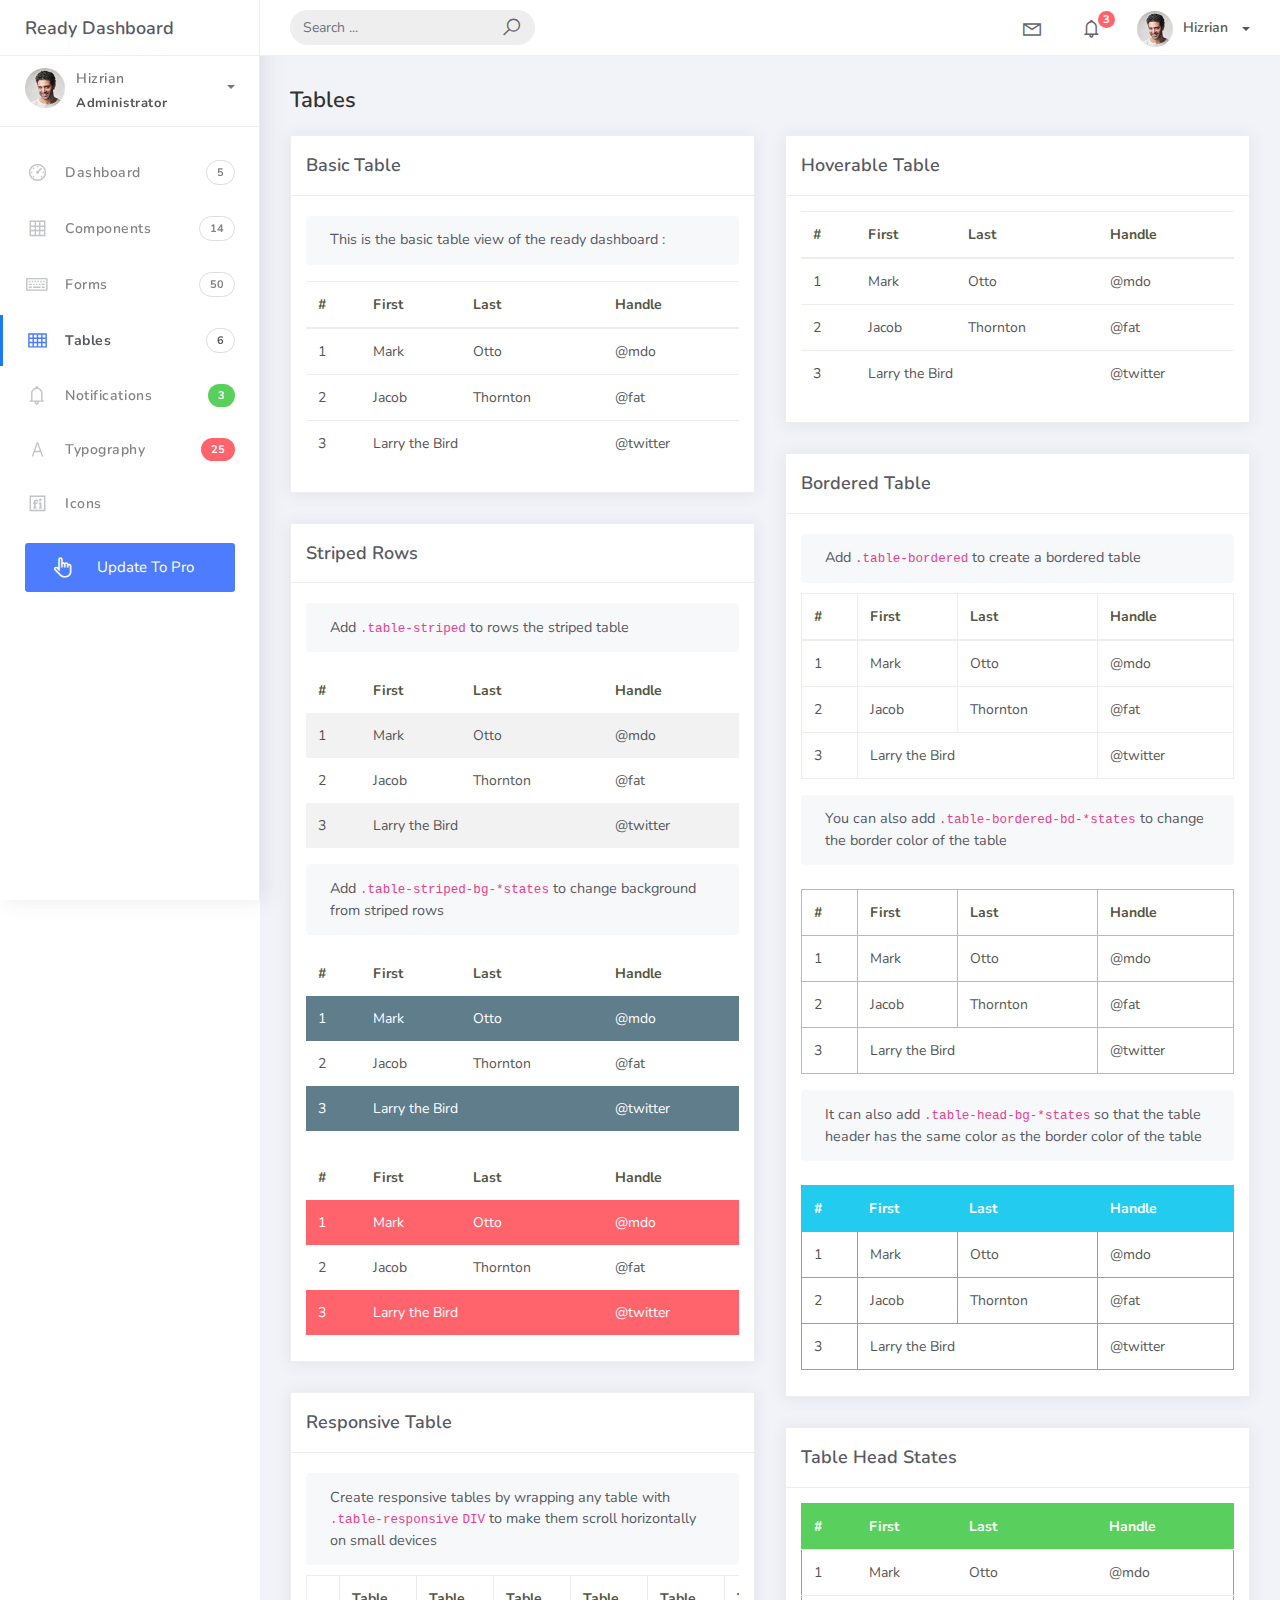
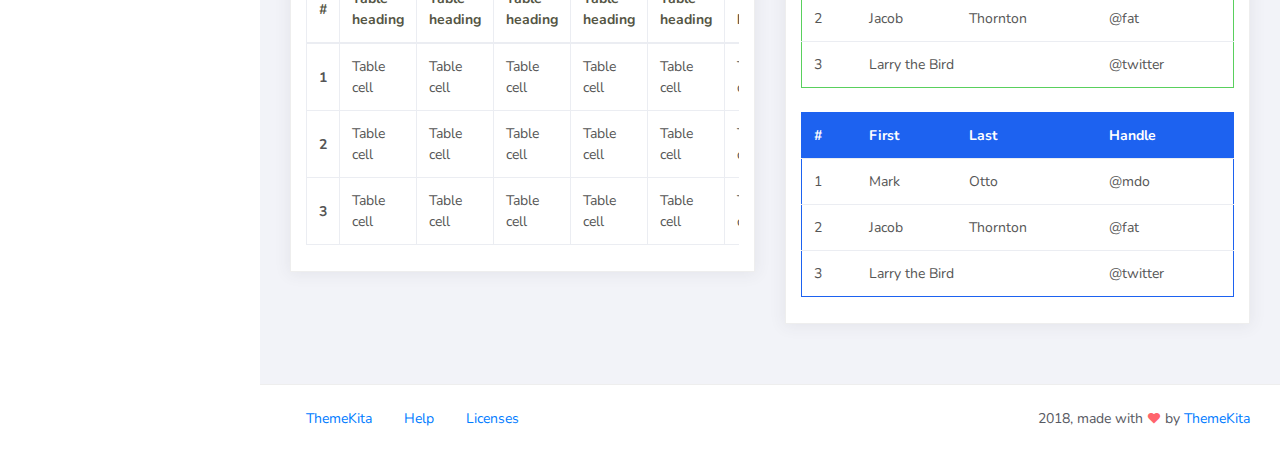
<file: dashboard/tables.html>
<!DOCTYPE html>
<html>

<meta http-equiv="content-type" content="text/html;charset=utf-8" />
<head>
	<meta http-equiv="X-UA-Compatible" content="IE=edge,chrome=1" />
	<title>Tables - Ready Bootstrap Dashboard</title>
	<meta content='width=device-width, initial-scale=1.0, maximum-scale=1.0, user-scalable=0, shrink-to-fit=no' name='viewport' />
	<link rel="stylesheet" href="assets/css/bootstrap.min.css">
	<link rel="stylesheet" href="https://fonts.googleapis.com/css?family=Nunito:200,200i,300,300i,400,400i,600,600i,700,700i,800,800i,900,900i">
	<link rel="stylesheet" href="assets/css/ready.css">
	<link rel="stylesheet" href="assets/css/demo.css">
</head>
<body>
	<div class="wrapper">
		<div class="main-header">
			<div class="logo-header">
				<a href="index-2.html" class="logo">
					Ready Dashboard
				</a>
				<button class="navbar-toggler sidenav-toggler ml-auto" type="button" data-toggle="collapse" data-target="collapse" aria-controls="sidebar" aria-expanded="false" aria-label="Toggle navigation">
					<span class="navbar-toggler-icon"></span>
				</button>
				<button class="topbar-toggler more"><i class="la la-ellipsis-v"></i></button>
			</div>
			<nav class="navbar navbar-header navbar-expand-lg">
				<div class="container-fluid">

					<form class="navbar-left navbar-form nav-search mr-md-3" action="#">
						<div class="input-group">
							<input type="text" placeholder="Search ..." class="form-control">
							<div class="input-group-append">
								<span class="input-group-text">
									<i class="la la-search search-icon"></i>
								</span>
							</div>
						</div>
					</form>
					<ul class="navbar-nav topbar-nav ml-md-auto align-items-center">
						<li class="nav-item dropdown hidden-caret">
							<a class="nav-link dropdown-toggle" href="#" id="navbarDropdown" role="button" data-toggle="dropdown" aria-haspopup="true" aria-expanded="false">
								<i class="la la-envelope"></i>
							</a>
							<div class="dropdown-menu" aria-labelledby="navbarDropdown">
								<a class="dropdown-item" href="#">Action</a>
								<a class="dropdown-item" href="#">Another action</a>
								<div class="dropdown-divider"></div>
								<a class="dropdown-item" href="#">Something else here</a>
							</div>
						</li>
						<li class="nav-item dropdown hidden-caret">
							<a class="nav-link dropdown-toggle" href="#" id="navbarDropdown" role="button" data-toggle="dropdown" aria-haspopup="true" aria-expanded="false">
								<i class="la la-bell"></i>
								<span class="notification">3</span>
							</a>
							<ul class="dropdown-menu notif-box" aria-labelledby="navbarDropdown">
								<li>
									<div class="dropdown-title">You have 4 new notification</div>
								</li>
								<li>
									<div class="notif-center">
										<a href="#">
											<div class="notif-icon notif-primary"> <i class="la la-user-plus"></i> </div>
											<div class="notif-content">
												<span class="block">
													New user registered
												</span>
												<span class="time">5 minutes ago</span>
											</div>
										</a>
										<a href="#">
											<div class="notif-icon notif-success"> <i class="la la-comment"></i> </div>
											<div class="notif-content">
												<span class="block">
													Rahmad commented on Admin
												</span>
												<span class="time">12 minutes ago</span>
											</div>
										</a>
										<a href="#">
											<div class="notif-img">
												<img src="assets/img/profile2.jpg" alt="Img Profile">
											</div>
											<div class="notif-content">
												<span class="block">
													Reza send messages to you
												</span>
												<span class="time">12 minutes ago</span>
											</div>
										</a>
										<a href="#">
											<div class="notif-icon notif-danger"> <i class="la la-heart"></i> </div>
											<div class="notif-content">
												<span class="block">
													Farrah liked Admin
												</span>
												<span class="time">17 minutes ago</span>
											</div>
										</a>
									</div>
								</li>
								<li>
									<a class="see-all" href="javascript:void(0);"> <strong>See all notifications</strong> <i class="la la-angle-right"></i> </a>
								</li>
							</ul>
						</li>
						<li class="nav-item dropdown">
							<a class="dropdown-toggle profile-pic" data-toggle="dropdown" href="#" aria-expanded="false"> <img src="assets/img/profile.jpg" alt="user-img" width="36" class="img-circle"><span >Hizrian</span></span> </a>
							<ul class="dropdown-menu dropdown-user">
								<li>
									<div class="user-box">
										<div class="u-img"><img src="assets/img/profile.jpg" alt="user"></div>
										<div class="u-text">
											<h4>Hizrian</h4>
											<p class="text-muted">hello@themekita.com</p><a href="profile.html" class="btn btn-rounded btn-danger btn-sm">View Profile</a></div>
										</div>
									</li>
									<div class="dropdown-divider"></div>
									<a class="dropdown-item" href="#"><i class="ti-user"></i> My Profile</a>
									<a class="dropdown-item" href="#"></i> My Balance</a>
									<a class="dropdown-item" href="#"><i class="ti-email"></i> Inbox</a>
									<div class="dropdown-divider"></div>
									<a class="dropdown-item" href="#"><i class="ti-settings"></i> Account Setting</a>
									<div class="dropdown-divider"></div>
									<a class="dropdown-item" href="#"><i class="fa fa-power-off"></i> Logout</a>
								</ul>
								<!-- /.dropdown-user -->
							</li>
						</ul>
					</div>
				</nav>
			</div>
			<div class="sidebar">
				<div class="scrollbar-inner sidebar-wrapper">
					<div class="user">
						<div class="photo">
							<img src="assets/img/profile.jpg">
						</div>
						<div class="info">
							<a class="" data-toggle="collapse" href="#collapseExample" aria-expanded="true">
								<span>
									Hizrian
									<span class="user-level">Administrator</span>
									<span class="caret"></span>
								</span>
							</a>
							<div class="clearfix"></div>

							<div class="collapse in" id="collapseExample" aria-expanded="true" style="">
								<ul class="nav">
									<li>
										<a href="#profile">
											<span class="link-collapse">My Profile</span>
										</a>
									</li>
									<li>
										<a href="#edit">
											<span class="link-collapse">Edit Profile</span>
										</a>
									</li>
									<li>
										<a href="#settings">
											<span class="link-collapse">Settings</span>
										</a>
									</li>
								</ul>
							</div>
						</div>
					</div>
					<ul class="nav">
						<li class="nav-item">
							<a href="index-2.html">
								<i class="la la-dashboard"></i>
								<p>Dashboard</p>
								<span class="badge badge-count">5</span>
							</a>
						</li>
						<li class="nav-item">
							<a href="components.html">
								<i class="la la-table"></i>
								<p>Components</p>
								<span class="badge badge-count">14</span>
							</a>
						</li>
						<li class="nav-item">
							<a href="forms.html">
								<i class="la la-keyboard-o"></i>
								<p>Forms</p>
								<span class="badge badge-count">50</span>
							</a>
						</li>
						<li class="nav-item active">
							<a href="tables.html">
								<i class="la la-th"></i>
								<p>Tables</p>
								<span class="badge badge-count">6</span>
							</a>
						</li>
						<li class="nav-item">
							<a href="notifications.html">
								<i class="la la-bell"></i>
								<p>Notifications</p>
								<span class="badge badge-success">3</span>
							</a>
						</li>
						<li class="nav-item">
							<a href="typography.html">
								<i class="la la-font"></i>
								<p>Typography</p>
								<span class="badge badge-danger">25</span>
							</a>
						</li>
						<li class="nav-item">
							<a href="icons.html">
								<i class="la la-fonticons"></i>
								<p>Icons</p>
							</a>
						</li>
						<li class="nav-item update-pro">
							<button  data-toggle="modal" data-target="#modalUpdate">
								<i class="la la-hand-pointer-o"></i>
								<p>Update To Pro</p>
							</button>
						</li>
					</ul>
				</div>
			</div>
			<div class="main-panel">
				<div class="content">
					<div class="container-fluid">
						<h4 class="page-title">Tables</h4>
						<div class="row">
							<div class="col-md-6">
								<div class="card">
									<div class="card-header">
										<div class="card-title">Basic Table</div>
									</div>
									<div class="card-body">
										<div class="card-sub">
											This is the basic table view of the ready dashboard :
										</div>
										<table class="table mt-3">
											<thead>
												<tr>
													<th scope="col">#</th>
													<th scope="col">First</th>
													<th scope="col">Last</th>
													<th scope="col">Handle</th>
												</tr>
											</thead>
											<tbody>
												<tr>
													<td>1</td>
													<td>Mark</td>
													<td>Otto</td>
													<td>@mdo</td>
												</tr>
												<tr>
													<td>2</td>
													<td>Jacob</td>
													<td>Thornton</td>
													<td>@fat</td>
												</tr>
												<tr>
													<td>3</td>
													<td colspan="2">Larry the Bird</td>
													<td>@twitter</td>
												</tr>
											</tbody>
										</table>
									</div>
								</div>
								<div class="card">
									<div class="card-header">
										<div class="card-title">Striped Rows</div>
									</div>
									<div class="card-body">
										<div class="card-sub">
											Add <code class="highlighter-rouge">.table-striped</code> to rows the striped table
										</div>
										<table class="table table-striped mt-3">
											<thead>
												<tr>
													<th scope="col">#</th>
													<th scope="col">First</th>
													<th scope="col">Last</th>
													<th scope="col">Handle</th>
												</tr>
											</thead>
											<tbody>
												<tr>
													<td>1</td>
													<td>Mark</td>
													<td>Otto</td>
													<td>@mdo</td>
												</tr>
												<tr>
													<td>2</td>
													<td>Jacob</td>
													<td>Thornton</td>
													<td>@fat</td>
												</tr>
												<tr>
													<td>3</td>
													<td colspan="2">Larry the Bird</td>
													<td>@twitter</td>
												</tr>
											</tbody>
										</table>
										<div class="card-sub">
											Add <code class="#highlighter-rouge">.table-striped-bg-*states</code> to change background from striped rows
										</div>
										<table class="table table-striped table-striped-bg-default mt-3">
											<thead>
												<tr>
													<th scope="col">#</th>
													<th scope="col">First</th>
													<th scope="col">Last</th>
													<th scope="col">Handle</th>
												</tr>
											</thead>
											<tbody>
												<tr>
													<td>1</td>
													<td>Mark</td>
													<td>Otto</td>
													<td>@mdo</td>
												</tr>
												<tr>
													<td>2</td>
													<td>Jacob</td>
													<td>Thornton</td>
													<td>@fat</td>
												</tr>
												<tr>
													<td>3</td>
													<td colspan="2">Larry the Bird</td>
													<td>@twitter</td>
												</tr>
											</tbody>
										</table>
										<table class="table table-striped table-striped-bg-danger mt-4">
											<thead>
												<tr>
													<th scope="col">#</th>
													<th scope="col">First</th>
													<th scope="col">Last</th>
													<th scope="col">Handle</th>
												</tr>
											</thead>
											<tbody>
												<tr>
													<td>1</td>
													<td>Mark</td>
													<td>Otto</td>
													<td>@mdo</td>
												</tr>
												<tr>
													<td>2</td>
													<td>Jacob</td>
													<td>Thornton</td>
													<td>@fat</td>
												</tr>
												<tr>
													<td>3</td>
													<td colspan="2">Larry the Bird</td>
													<td>@twitter</td>
												</tr>
											</tbody>
										</table>
									</div>
								</div>
								<div class="card">
									<div class="card-header">
										<div class="card-title">Responsive Table</div>
									</div>
									<div class="card-body">
										<div class="card-sub">
											Create responsive tables by wrapping any table with <code class="highlighter-rouge">.table-responsive</code> <code class="highlighter-rouge">DIV</code> to make them scroll horizontally on small devices
										</div>
										<div class="table-responsive">
											<table class="table table-bordered">
												<thead>
													<tr>
														<th>#</th>
														<th>Table heading</th>
														<th>Table heading</th>
														<th>Table heading</th>
														<th>Table heading</th>
														<th>Table heading</th>
														<th>Table heading</th>
													</tr>
												</thead>
												<tbody>
													<tr>
														<th scope="row">1</th>
														<td>Table cell</td>
														<td>Table cell</td>
														<td>Table cell</td>
														<td>Table cell</td>
														<td>Table cell</td>
														<td>Table cell</td>
													</tr>
													<tr>
														<th scope="row">2</th>
														<td>Table cell</td>
														<td>Table cell</td>
														<td>Table cell</td>
														<td>Table cell</td>
														<td>Table cell</td>
														<td>Table cell</td>
													</tr>
													<tr>
														<th scope="row">3</th>
														<td>Table cell</td>
														<td>Table cell</td>
														<td>Table cell</td>
														<td>Table cell</td>
														<td>Table cell</td>
														<td>Table cell</td>
													</tr>
												</tbody>
											</table>
										</div>
									</div>
								</div>
							</div>
							<div class="col-md-6">
								<div class="card">
									<div class="card-header">
										<div class="card-title">Hoverable Table</div>
									</div>
									<div class="card-body">
										<table class="table table-hover">
											<thead>
												<tr>
													<th scope="col">#</th>
													<th scope="col">First</th>
													<th scope="col">Last</th>
													<th scope="col">Handle</th>
												</tr>
											</thead>
											<tbody>
												<tr>
													<td>1</td>
													<td>Mark</td>
													<td>Otto</td>
													<td>@mdo</td>
												</tr>
												<tr>
													<td>2</td>
													<td>Jacob</td>
													<td>Thornton</td>
													<td>@fat</td>
												</tr>
												<tr>
													<td>3</td>
													<td colspan="2">Larry the Bird</td>
													<td>@twitter</td>
												</tr>
											</tbody>
										</table>
									</div>
								</div>
								<div class="card">
									<div class="card-header">
										<div class="card-title">Bordered Table</div>
									</div>
									<div class="card-body">
										<div class="card-sub">
											Add <code class="highlighter-rouge">.table-bordered</code> to create a bordered table
										</div>
										<table class="table table-bordered">
											<thead>
												<tr>
													<th scope="col">#</th>
													<th scope="col">First</th>
													<th scope="col">Last</th>
													<th scope="col">Handle</th>
												</tr>
											</thead>
											<tbody>
												<tr>
													<td>1</td>
													<td>Mark</td>
													<td>Otto</td>
													<td>@mdo</td>
												</tr>
												<tr>
													<td>2</td>
													<td>Jacob</td>
													<td>Thornton</td>
													<td>@fat</td>
												</tr>
												<tr>
													<td>3</td>
													<td colspan="2">Larry the Bird</td>
													<td>@twitter</td>
												</tr>
											</tbody>
										</table>
										<div class="card-sub">
											You can also add <code class="highlighter-rouge">.table-bordered-bd-*states</code> to change the border color of the table
										</div>
										<table class="table table-bordered table-bordered-bd-warning mt-4">
											<thead>
												<tr>
													<th scope="col">#</th>
													<th scope="col">First</th>
													<th scope="col">Last</th>
													<th scope="col">Handle</th>
												</tr>
											</thead>
											<tbody>
												<tr>
													<td>1</td>
													<td>Mark</td>
													<td>Otto</td>
													<td>@mdo</td>
												</tr>
												<tr>
													<td>2</td>
													<td>Jacob</td>
													<td>Thornton</td>
													<td>@fat</td>
												</tr>
												<tr>
													<td>3</td>
													<td colspan="2">Larry the Bird</td>
													<td>@twitter</td>
												</tr>
											</tbody>
										</table>
										<div class="card-sub">
											It can also add <code class="highlight-rouge">.table-head-bg-*states</code> so that the table header has the same color as the border color of the table
										</div>
										<table class="table table-bordered table-head-bg-info table-bordered-bd-info mt-4">
											<thead>
												<tr>
													<th scope="col">#</th>
													<th scope="col">First</th>
													<th scope="col">Last</th>
													<th scope="col">Handle</th>
												</tr>
											</thead>
											<tbody>
												<tr>
													<td>1</td>
													<td>Mark</td>
													<td>Otto</td>
													<td>@mdo</td>
												</tr>
												<tr>
													<td>2</td>
													<td>Jacob</td>
													<td>Thornton</td>
													<td>@fat</td>
												</tr>
												<tr>
													<td>3</td>
													<td colspan="2">Larry the Bird</td>
													<td>@twitter</td>
												</tr>
											</tbody>
										</table>
									</div>
								</div>
								<div class="card">
									<div class="card-header">
										<div class="card-title">Table Head States</div>
									</div>
									<div class="card-body">
										<table class="table table-head-bg-success">
											<thead>
												<tr>
													<th scope="col">#</th>
													<th scope="col">First</th>
													<th scope="col">Last</th>
													<th scope="col">Handle</th>
												</tr>
											</thead>
											<tbody>
												<tr>
													<td>1</td>
													<td>Mark</td>
													<td>Otto</td>
													<td>@mdo</td>
												</tr>
												<tr>
													<td>2</td>
													<td>Jacob</td>
													<td>Thornton</td>
													<td>@fat</td>
												</tr>
												<tr>
													<td>3</td>
													<td colspan="2">Larry the Bird</td>
													<td>@twitter</td>
												</tr>
											</tbody>
										</table>
										<table class="table table-head-bg-primary mt-4">
											<thead>
												<tr>
													<th scope="col">#</th>
													<th scope="col">First</th>
													<th scope="col">Last</th>
													<th scope="col">Handle</th>
												</tr>
											</thead>
											<tbody>
												<tr>
													<td>1</td>
													<td>Mark</td>
													<td>Otto</td>
													<td>@mdo</td>
												</tr>
												<tr>
													<td>2</td>
													<td>Jacob</td>
													<td>Thornton</td>
													<td>@fat</td>
												</tr>
												<tr>
													<td>3</td>
													<td colspan="2">Larry the Bird</td>
													<td>@twitter</td>
												</tr>
											</tbody>
										</table>
									</div>
								</div>
							</div>
						</div>
					</div>
				</div>
				<footer class="footer">
					<div class="container-fluid">
						<nav class="pull-left">
							<ul class="nav">
								<li class="nav-item">
									<a class="nav-link" href="http://www.themekita.com/">
										ThemeKita
									</a>
								</li>
								<li class="nav-item">
									<a class="nav-link" href="#">
										Help
									</a>
								</li>
								<li class="nav-item">
									<a class="nav-link" href="https://themewagon.com/license/#free-item">
										Licenses
									</a>
								</li>
							</ul>
						</nav>
						<div class="copyright ml-auto">
							2018, made with <i class="la la-heart heart text-danger"></i> by <a href="http://www.themekita.com/">ThemeKita</a>
						</div>
					</div>
				</footer>
			</div>
		</div>
	</div>
</div>
<!-- Modal -->
<div class="modal fade" id="modalUpdate" tabindex="-1" role="dialog" aria-labelledby="modalUpdatePro" aria-hidden="true">
	<div class="modal-dialog modal-dialog-centered" role="document">
		<div class="modal-content">
			<div class="modal-header bg-primary">
				<h6 class="modal-title"><i class="la la-frown-o"></i> Under Development</h6>
				<button type="button" class="close" data-dismiss="modal" aria-label="Close">
					<span aria-hidden="true">&times;</span>
				</button>
			</div>
			<div class="modal-body text-center">
				<p>Currently the pro version of the <b>Ready Dashboard</b> Bootstrap is in progress development</p>
				<p>
				<b>We'll let you know when it's done</b></p>
			</div>
			<div class="modal-footer">
				<button type="button" class="btn btn-secondary" data-dismiss="modal">Close</button>
			</div>
		</div>
	</div>
</div>
</body>
<script src="assets/js/core/jquery.3.2.1.min.js"></script>
<script src="assets/js/plugin/jquery-ui-1.12.1.custom/jquery-ui.min.js"></script>
<script src="assets/js/core/popper.min.js"></script>
<script src="assets/js/core/bootstrap.min.js"></script>
<script src="assets/js/plugin/chartist/chartist.min.js"></script>
<script src="assets/js/plugin/chartist/plugin/chartist-plugin-tooltip.min.js"></script>
<script src="assets/js/plugin/bootstrap-notify/bootstrap-notify.min.js"></script>
<script src="assets/js/plugin/bootstrap-toggle/bootstrap-toggle.min.js"></script>
<script src="assets/js/plugin/jquery-mapael/jquery.mapael.min.js"></script>
<script src="assets/js/plugin/jquery-mapael/maps/world_countries.min.js"></script>
<script src="assets/js/plugin/chart-circle/circles.min.js"></script>
<script src="assets/js/plugin/jquery-scrollbar/jquery.scrollbar.min.js"></script>
<script src="assets/js/ready.min.js"></script>
<script>
	$('#displayNotif').on('click', function(){
		var placementFrom = $('#notify_placement_from option:selected').val();
		var placementAlign = $('#notify_placement_align option:selected').val();
		var state = $('#notify_state option:selected').val();
		var style = $('#notify_style option:selected').val();
		var content = {};

		content.message = 'Turning standard Bootstrap alerts into "notify" like notifications';
		content.title = 'Bootstrap notify';
		if (style == "withicon") {
			content.icon = 'la la-bell';
		} else {
			content.icon = 'none';
		}
		content.url = 'index-2.html';
		content.target = '_blank';

		$.notify(content,{
			type: state,
			placement: {
				from: placementFrom,
				align: placementAlign
			},
			time: 1000,
		});
	});
</script>


</html>
</file>
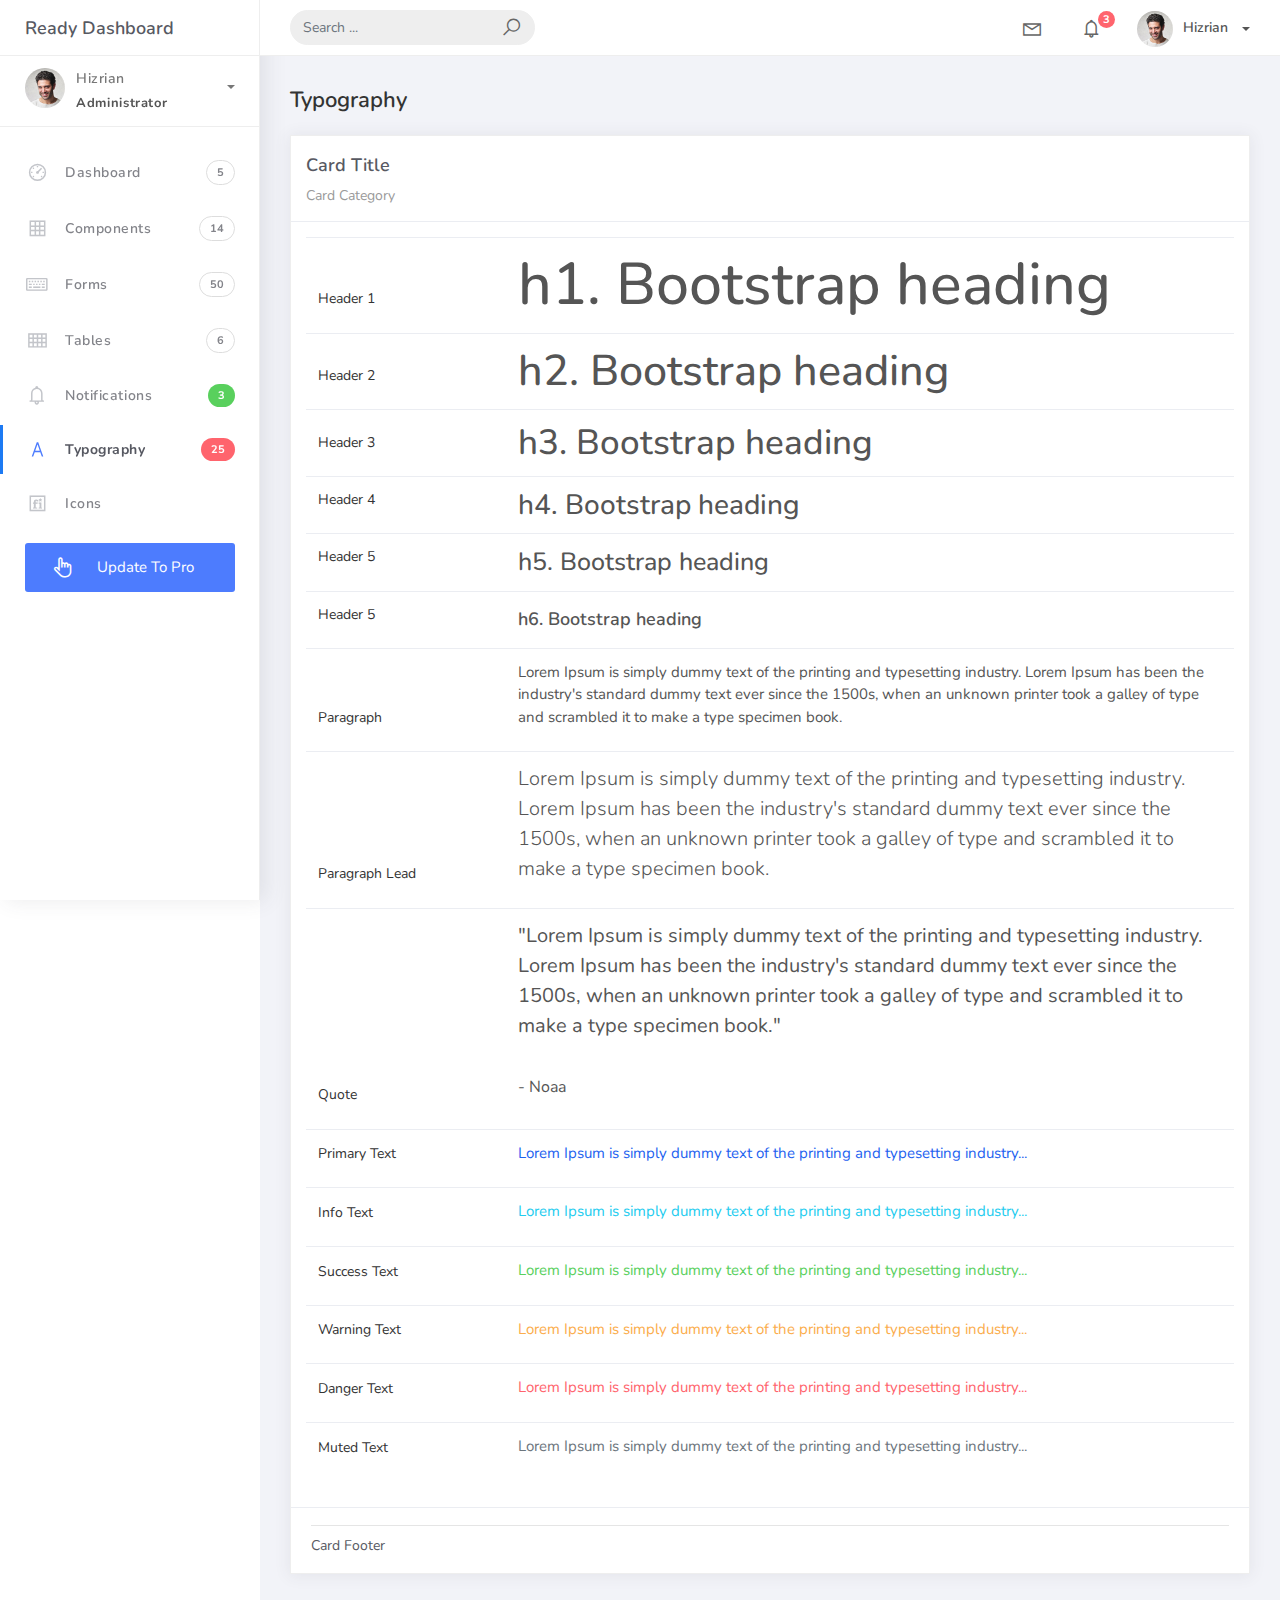
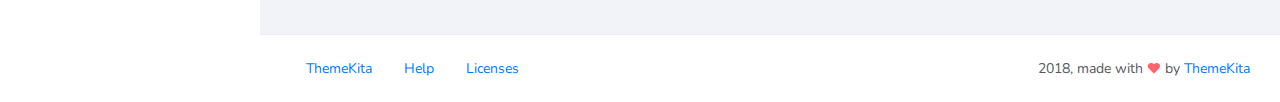
<file: dashboard/typography.html>
<!DOCTYPE html>
<html>

<meta http-equiv="content-type" content="text/html;charset=utf-8" />
<head>
	<meta http-equiv="X-UA-Compatible" content="IE=edge,chrome=1" />
	<title>Typography - Ready Bootstrap Dashboard</title>
	<meta content='width=device-width, initial-scale=1.0, maximum-scale=1.0, user-scalable=0, shrink-to-fit=no' name='viewport' />
	<link rel="stylesheet" href="assets/css/bootstrap.min.css">
	<link rel="stylesheet" href="https://fonts.googleapis.com/css?family=Nunito:200,200i,300,300i,400,400i,600,600i,700,700i,800,800i,900,900i">
	<link rel="stylesheet" href="assets/css/ready.css">
	<link rel="stylesheet" href="assets/css/demo.css">
</head>
<body>
	<div class="wrapper">
		<div class="main-header">
			<div class="logo-header">
				<a href="index-2.html" class="logo">
					Ready Dashboard
				</a>
				<button class="navbar-toggler sidenav-toggler ml-auto" type="button" data-toggle="collapse" data-target="collapse" aria-controls="sidebar" aria-expanded="false" aria-label="Toggle navigation">
					<span class="navbar-toggler-icon"></span>
				</button>
				<button class="topbar-toggler more"><i class="la la-ellipsis-v"></i></button>
			</div>
			<nav class="navbar navbar-header navbar-expand-lg">
				<div class="container-fluid">

					<form class="navbar-left navbar-form nav-search mr-md-3" action="#">
						<div class="input-group">
							<input type="text" placeholder="Search ..." class="form-control">
							<div class="input-group-append">
								<span class="input-group-text">
									<i class="la la-search search-icon"></i>
								</span>
							</div>
						</div>
					</form>
					<ul class="navbar-nav topbar-nav ml-md-auto align-items-center">
						<li class="nav-item dropdown hidden-caret">
							<a class="nav-link dropdown-toggle" href="#" id="navbarDropdown" role="button" data-toggle="dropdown" aria-haspopup="true" aria-expanded="false">
								<i class="la la-envelope"></i>
							</a>
							<div class="dropdown-menu" aria-labelledby="navbarDropdown">
								<a class="dropdown-item" href="#">Action</a>
								<a class="dropdown-item" href="#">Another action</a>
								<div class="dropdown-divider"></div>
								<a class="dropdown-item" href="#">Something else here</a>
							</div>
						</li>
						<li class="nav-item dropdown hidden-caret">
							<a class="nav-link dropdown-toggle" href="#" id="navbarDropdown" role="button" data-toggle="dropdown" aria-haspopup="true" aria-expanded="false">
								<i class="la la-bell"></i>
								<span class="notification">3</span>
							</a>
							<ul class="dropdown-menu notif-box" aria-labelledby="navbarDropdown">
								<li>
									<div class="dropdown-title">You have 4 new notification</div>
								</li>
								<li>
									<div class="notif-center">
										<a href="#">
											<div class="notif-icon notif-primary"> <i class="la la-user-plus"></i> </div>
											<div class="notif-content">
												<span class="block">
													New user registered
												</span>
												<span class="time">5 minutes ago</span>
											</div>
										</a>
										<a href="#">
											<div class="notif-icon notif-success"> <i class="la la-comment"></i> </div>
											<div class="notif-content">
												<span class="block">
													Rahmad commented on Admin
												</span>
												<span class="time">12 minutes ago</span>
											</div>
										</a>
										<a href="#">
											<div class="notif-img">
												<img src="assets/img/profile2.jpg" alt="Img Profile">
											</div>
											<div class="notif-content">
												<span class="block">
													Reza send messages to you
												</span>
												<span class="time">12 minutes ago</span>
											</div>
										</a>
										<a href="#">
											<div class="notif-icon notif-danger"> <i class="la la-heart"></i> </div>
											<div class="notif-content">
												<span class="block">
													Farrah liked Admin
												</span>
												<span class="time">17 minutes ago</span>
											</div>
										</a>
									</div>
								</li>
								<li>
									<a class="see-all" href="javascript:void(0);"> <strong>See all notifications</strong> <i class="la la-angle-right"></i> </a>
								</li>
							</ul>
						</li>
						<li class="nav-item dropdown">
							<a class="dropdown-toggle profile-pic" data-toggle="dropdown" href="#" aria-expanded="false"> <img src="assets/img/profile.jpg" alt="user-img" width="36" class="img-circle"><span >Hizrian</span></span> </a>
							<ul class="dropdown-menu dropdown-user">
								<li>
									<div class="user-box">
										<div class="u-img"><img src="assets/img/profile.jpg" alt="user"></div>
										<div class="u-text">
											<h4>Hizrian</h4>
											<p class="text-muted">hello@themekita.com</p><a href="profile.html" class="btn btn-rounded btn-danger btn-sm">View Profile</a></div>
										</div>
									</li>
									<div class="dropdown-divider"></div>
									<a class="dropdown-item" href="#"><i class="ti-user"></i> My Profile</a>
									<a class="dropdown-item" href="#"></i> My Balance</a>
									<a class="dropdown-item" href="#"><i class="ti-email"></i> Inbox</a>
									<div class="dropdown-divider"></div>
									<a class="dropdown-item" href="#"><i class="ti-settings"></i> Account Setting</a>
									<div class="dropdown-divider"></div>
									<a class="dropdown-item" href="#"><i class="fa fa-power-off"></i> Logout</a>
								</ul>
								<!-- /.dropdown-user -->
							</li>
						</ul>
					</div>
				</nav>
			</div>
			<div class="sidebar">
				<div class="scrollbar-inner sidebar-wrapper">
					<div class="user">
						<div class="photo">
							<img src="assets/img/profile.jpg">
						</div>
						<div class="info">
							<a class="" data-toggle="collapse" href="#collapseExample" aria-expanded="true">
								<span>
									Hizrian
									<span class="user-level">Administrator</span>
									<span class="caret"></span>
								</span>
							</a>
							<div class="clearfix"></div>

							<div class="collapse in" id="collapseExample" aria-expanded="true" style="">
								<ul class="nav">
									<li>
										<a href="#profile">
											<span class="link-collapse">My Profile</span>
										</a>
									</li>
									<li>
										<a href="#edit">
											<span class="link-collapse">Edit Profile</span>
										</a>
									</li>
									<li>
										<a href="#settings">
											<span class="link-collapse">Settings</span>
										</a>
									</li>
								</ul>
							</div>
						</div>
					</div>
					<ul class="nav">
						<li class="nav-item">
							<a href="index-2.html">
								<i class="la la-dashboard"></i>
								<p>Dashboard</p>
								<span class="badge badge-count">5</span>
							</a>
						</li>
						<li class="nav-item">
							<a href="components.html">
								<i class="la la-table"></i>
								<p>Components</p>
								<span class="badge badge-count">14</span>
							</a>
						</li>
						<li class="nav-item">
							<a href="forms.html">
								<i class="la la-keyboard-o"></i>
								<p>Forms</p>
								<span class="badge badge-count">50</span>
							</a>
						</li>
						<li class="nav-item">
							<a href="tables.html">
								<i class="la la-th"></i>
								<p>Tables</p>
								<span class="badge badge-count">6</span>
							</a>
						</li>
						<li class="nav-item">
							<a href="notifications.html">
								<i class="la la-bell"></i>
								<p>Notifications</p>
								<span class="badge badge-success">3</span>
							</a>
						</li>
						<li class="nav-item active">
							<a href="typography.html">
								<i class="la la-font"></i>
								<p>Typography</p>
								<span class="badge badge-danger">25</span>
							</a>
						</li>
						<li class="nav-item">
							<a href="icons.html">
								<i class="la la-fonticons"></i>
								<p>Icons</p>
							</a>
						</li>
						<li class="nav-item update-pro">
							<button  data-toggle="modal" data-target="#modalUpdate">
								<i class="la la-hand-pointer-o"></i>
								<p>Update To Pro</p>
							</button>
						</li>
					</ul>
				</div>
			</div>
			<div class="main-panel">
				<div class="content">
					<div class="container-fluid">
						<h4 class="page-title">Typography</h4>
						<div class="row">
							<div class="col-md-12">
								<div class="card">
									<div class="card-header">
										<div class="card-title">Card Title</div>
										<div class="card-category">Card Category</div>
									</div>
									<div class="card-body">
										<table class="table table-typo">
											<tbody>
												<tr>
													<td>
														<p>Header 1</p>

													</td>
													<td><span class="h1">h1. Bootstrap heading</span></td>
												</tr>
												<tr>
													<td>
														<p>Header 2</p>

													</td>
													<td><span class="h2">h2. Bootstrap heading</span></td>
												</tr>
												<tr>
													<td>
														<p>Header 3</p>

													</td>
													<td><span class="h3">h3. Bootstrap heading</span></td>
												</tr>
												<tr>
													<td>
														<p>Header 4</p>

													</td>
													<td><span class="h4">h4. Bootstrap heading</span></td>
												</tr>
												<tr>
													<td>
														<p>Header 5</p>

													</td>
													<td><span class="h5">h5. Bootstrap heading</span></td>
												</tr>
												<tr>
													<td>
														<p>Header 5</p>

													</td>
													<td><span class="h6">h6. Bootstrap heading</span></td>
												</tr>
												<tr>
													<td>
														<p>Paragraph</p>

													</td>
													<td><p>Lorem Ipsum is simply dummy text of the printing and typesetting industry. Lorem Ipsum has been the industry's standard dummy text ever since the 1500s, when an unknown printer took a galley of type and scrambled it to make a type specimen book.</p></span></td>
												</tr>
												<tr>
													<td>
														<p>Paragraph Lead</p>

													</td>
													<td><p class="lead">Lorem Ipsum is simply dummy text of the printing and typesetting industry. Lorem Ipsum has been the industry's standard dummy text ever since the 1500s, when an unknown printer took a galley of type and scrambled it to make a type specimen book.</p></td>
												</tr>
												<tr>
													<td>
														<p>Quote</p>

													</td>
													<td><blockquote>
														<p class="blockquote blockquote-primary">
															"Lorem Ipsum is simply dummy text of the printing and typesetting industry. Lorem Ipsum has been the industry's standard dummy text ever since the 1500s, when an unknown printer took a galley of type and scrambled it to make a type specimen book."
															<br>
															<br>
															<small>
																- Noaa
															</small>
														</p>
													</blockquote></td>
												</tr>
												<tr>
													<td>
														<p>Primary Text</p>

													</td>
													<td><p class="text-primary">Lorem Ipsum is simply dummy text of the printing and typesetting industry...</p></span></td>
												</tr>
												<tr>
													<td>
														<p>Info Text</p>

													</td>
													<td><p class="text-info">Lorem Ipsum is simply dummy text of the printing and typesetting industry...</p></span></td>
												</tr>
												<tr>
													<td>
														<p>Success Text</p>

													</td>
													<td><p class="text-success">Lorem Ipsum is simply dummy text of the printing and typesetting industry...</p></span></td>
												</tr>
												<tr>
													<td>
														<p>Warning Text</p>

													</td>
													<td><p class="text-warning">Lorem Ipsum is simply dummy text of the printing and typesetting industry...</p></span></td>
												</tr>
												<tr>
													<td>
														<p>Danger Text</p>

													</td>
													<td><p class="text-danger">Lorem Ipsum is simply dummy text of the printing and typesetting industry...</p></span></td>
												</tr>
												<tr>
													<td>
														<p>Muted Text</p>

													</td>
													<td><p class="text-muted">Lorem Ipsum is simply dummy text of the printing and typesetting industry...</p></span></td>
												</tr>
											</tbody>
										</table>
									</div>
									<div class="card-footer">
										<hr>
										Card Footer
									</div>
								</div>
							</div>
						</div>
					</div>
				</div>
				<footer class="footer">
					<div class="container-fluid">
						<nav class="pull-left">
							<ul class="nav">
								<li class="nav-item">
									<a class="nav-link" href="http://www.themekita.com/">
										ThemeKita
									</a>
								</li>
								<li class="nav-item">
									<a class="nav-link" href="#">
										Help
									</a>
								</li>
								<li class="nav-item">
									<a class="nav-link" href="https://themewagon.com/license/#free-item">
										Licenses
									</a>
								</li>
							</ul>
						</nav>
						<div class="copyright ml-auto">
							2018, made with <i class="la la-heart heart text-danger"></i> by <a href="http://www.themekita.com/">ThemeKita</a>
						</div>
					</div>
				</footer>
			</div>
		</div>
	</div>
	<!-- Modal -->
	<div class="modal fade" id="modalUpdate" tabindex="-1" role="dialog" aria-labelledby="modalUpdatePro" aria-hidden="true">
		<div class="modal-dialog modal-dialog-centered" role="document">
			<div class="modal-content">
				<div class="modal-header bg-primary">
					<h6 class="modal-title"><i class="la la-frown-o"></i> Under Development</h6>
					<button type="button" class="close" data-dismiss="modal" aria-label="Close">
						<span aria-hidden="true">&times;</span>
					</button>
				</div>
				<div class="modal-body text-center">
					<p>Currently the pro version of the <b>Ready Dashboard</b> Bootstrap is in progress development</p>
					<p>
					<b>We'll let you know when it's done</b></p>
				</div>
				<div class="modal-footer">
					<button type="button" class="btn btn-secondary" data-dismiss="modal">Close</button>
				</div>
			</div>
		</div>
	</div>
</body>
<script src="assets/js/core/jquery.3.2.1.min.js"></script>
<script src="assets/js/plugin/jquery-ui-1.12.1.custom/jquery-ui.min.js"></script>
<script src="assets/js/core/popper.min.js"></script>
<script src="assets/js/core/bootstrap.min.js"></script>
<script src="assets/js/plugin/chartist/chartist.min.js"></script>
<script src="assets/js/plugin/chartist/plugin/chartist-plugin-tooltip.min.js"></script>
<script src="assets/js/plugin/bootstrap-notify/bootstrap-notify.min.js"></script>
<script src="assets/js/plugin/bootstrap-toggle/bootstrap-toggle.min.js"></script>
<script src="assets/js/plugin/jquery-mapael/jquery.mapael.min.js"></script>
<script src="assets/js/plugin/jquery-mapael/maps/world_countries.min.js"></script>
<script src="assets/js/plugin/chart-circle/circles.min.js"></script>
<script src="assets/js/plugin/jquery-scrollbar/jquery.scrollbar.min.js"></script>
<script src="assets/js/ready.min.js"></script>


</html>
</file>
<file: dashboard/assets/css/ready.css>
/*   Background   */
.bg-default {
  background: #607D8B !important;
}

.bg-primary {
  background: #1D62F0 !important;
}

.bg-info {
  background: #23CCEF !important;
}

.bg-success {
  background: #59d05d !important;
}

.bg-warning {
  background: #fbad4c !important;
}

.bg-danger {
  background: #ff646d !important;
}

*:focus {
  outline: 0 !important;
  -webkit-box-shadow: none !important;
  box-shadow: none !important;
}

/*   Typography    */
body, h1, .h1, h2, .h2, h3, .h3, h4, .h4, h5, .h5, h6, .h6, p, .navbar, .brand, .btn-simple, .alert, a, .td-name, td, button.close {
  -moz-osx-font-smoothing: grayscale;
  -webkit-font-smoothing: antialiased;
  font-family: 'nunito', sans-serif;
}

body {
  font-size: 14px;
  color: #575962;
}

h1, .h1 {
  font-size: 59px;
}

h2, .h2 {
  font-size: 43px;
}

h3, .h3 {
  font-size: 35px;
  margin: 20px 0 10px;
}

h4, .h4 {
  font-size: 28px;
  line-height: 30px;
}

h5, .h5 {
  font-size: 25px;
  margin-bottom: 15px;
}

h6, .h6 {
  font-size: 18px;
  font-weight: 600;
}

p {
  font-size: 15px;
  line-height: 1.5;
  margin-bottom: .7rem;
}

h4.page-title {
  font-size: 22px;
  font-weight: 600;
  color: #333333;
  line-height: 30px;
  margin-bottom: 20px;
}

.text-primary {
  color: #1D62F0 !important;
}
.text-primary:hover {
  color: #1D62F0 !important;
}

.text-info {
  color: #23CCEF !important;
}
.text-info:hover {
  color: #23CCEF !important;
}

.text-success {
  color: #59d05d !important;
}
.text-success:hover {
  color: #59d05d !important;
}

.text-warning {
  color: #fbad4c !important;
}
.text-warning:hover {
  color: #fbad4c !important;
}

.text-danger {
  color: #ff646d !important;
}
.text-danger:hover {
  color: #ff646d !important;
}

label {
  color: #3f4047 !important;
  font-size: 14px !important;
}

/*   Font-weight    */
.fw-light {
  font-weight: lighter !important;
}

.fw-normal {
  font-weight: 400 !important;
}

.fw-mediumbold {
  font-weight: 500 !important;
}

.fw-bold {
  font-weight: 600 !important;
}

.fw-extrabold {
  font-weight: 800 !important;
}

.ct-label {
  fill: rgba(0, 0, 0, 0.5);
  color: rgba(0, 0, 0, 0.5);
  font-size: 0.8rem;
  line-height: 1;
}

.ct-chart-line .ct-label, .ct-chart-bar .ct-label {
  display: block;
  display: -webkit-box;
  display: -moz-box;
  display: -ms-flexbox;
  display: -webkit-flex;
  display: flex;
}

.ct-chart-pie .ct-label, .ct-chart-donut .ct-label {
  dominant-baseline: central;
}

.ct-label.ct-horizontal.ct-start {
  -webkit-box-align: flex-end;
  -webkit-align-items: flex-end;
  -ms-flex-align: flex-end;
  align-items: flex-end;
  -webkit-box-pack: flex-start;
  -webkit-justify-content: flex-start;
  -ms-flex-pack: flex-start;
  justify-content: flex-start;
  text-align: left;
  text-anchor: start;
}
.ct-label.ct-horizontal.ct-end {
  -webkit-box-align: flex-start;
  -webkit-align-items: flex-start;
  -ms-flex-align: flex-start;
  align-items: flex-start;
  -webkit-box-pack: flex-start;
  -webkit-justify-content: flex-start;
  -ms-flex-pack: flex-start;
  justify-content: flex-start;
  text-align: left;
  text-anchor: start;
}
.ct-label.ct-vertical.ct-start {
  -webkit-box-align: flex-end;
  -webkit-align-items: flex-end;
  -ms-flex-align: flex-end;
  align-items: flex-end;
  -webkit-box-pack: flex-end;
  -webkit-justify-content: flex-end;
  -ms-flex-pack: flex-end;
  justify-content: flex-end;
  text-align: right;
  text-anchor: end;
}
.ct-label.ct-vertical.ct-end {
  -webkit-box-align: flex-end;
  -webkit-align-items: flex-end;
  -ms-flex-align: flex-end;
  align-items: flex-end;
  -webkit-box-pack: flex-start;
  -webkit-justify-content: flex-start;
  -ms-flex-pack: flex-start;
  justify-content: flex-start;
  text-align: left;
  text-anchor: start;
}

.ct-chart-bar .ct-label.ct-horizontal.ct-start {
  -webkit-box-align: flex-end;
  -webkit-align-items: flex-end;
  -ms-flex-align: flex-end;
  align-items: flex-end;
  -webkit-box-pack: center;
  -webkit-justify-content: center;
  -ms-flex-pack: center;
  justify-content: center;
  text-align: center;
  text-anchor: start;
}
.ct-chart-bar .ct-label.ct-horizontal.ct-end {
  -webkit-box-align: flex-start;
  -webkit-align-items: flex-start;
  -ms-flex-align: flex-start;
  align-items: flex-start;
  -webkit-box-pack: center;
  -webkit-justify-content: center;
  -ms-flex-pack: center;
  justify-content: center;
  text-align: center;
  text-anchor: start;
}
.ct-chart-bar.ct-horizontal-bars .ct-label.ct-horizontal.ct-start {
  -webkit-box-align: flex-end;
  -webkit-align-items: flex-end;
  -ms-flex-align: flex-end;
  align-items: flex-end;
  -webkit-box-pack: flex-start;
  -webkit-justify-content: flex-start;
  -ms-flex-pack: flex-start;
  justify-content: flex-start;
  text-align: left;
  text-anchor: start;
}
.ct-chart-bar.ct-horizontal-bars .ct-label.ct-horizontal.ct-end {
  -webkit-box-align: flex-start;
  -webkit-align-items: flex-start;
  -ms-flex-align: flex-start;
  align-items: flex-start;
  -webkit-box-pack: flex-start;
  -webkit-justify-content: flex-start;
  -ms-flex-pack: flex-start;
  justify-content: flex-start;
  text-align: left;
  text-anchor: start;
}
.ct-chart-bar.ct-horizontal-bars .ct-label.ct-vertical.ct-start {
  -webkit-box-align: center;
  -webkit-align-items: center;
  -ms-flex-align: center;
  align-items: center;
  -webkit-box-pack: flex-end;
  -webkit-justify-content: flex-end;
  -ms-flex-pack: flex-end;
  justify-content: flex-end;
  text-align: right;
  text-anchor: end;
}
.ct-chart-bar.ct-horizontal-bars .ct-label.ct-vertical.ct-end {
  -webkit-box-align: center;
  -webkit-align-items: center;
  -ms-flex-align: center;
  align-items: center;
  -webkit-box-pack: flex-start;
  -webkit-justify-content: flex-start;
  -ms-flex-pack: flex-start;
  justify-content: flex-start;
  text-align: left;
  text-anchor: end;
}

.ct-grid {
  stroke: rgba(0, 0, 0, 0.2);
  stroke-width: 1px;
  stroke-dasharray: 2px;
}

.ct-grid-background {
  fill: none;
}

.ct-point {
  stroke-width: 7px;
  stroke-linecap: round;
}

.ct-line {
  fill: none;
  stroke-width: 3px;
}

.ct-area {
  stroke: none;
  fill-opacity: 0.1;
}

.ct-bar {
  fill: none;
  stroke-width: 10px;
}

.ct-slice-donut {
  fill: none;
  stroke-width: 60px;
}

.ct-series-a .ct-point, .ct-series-a .ct-line, .ct-series-a .ct-bar, .ct-series-a .ct-slice-donut {
  stroke: #1D62F0;
}
.ct-series-a .ct-slice-pie, .ct-series-a .ct-slice-donut-solid, .ct-series-a .ct-area {
  fill: #1D62F0;
}

.ct-series-b .ct-point, .ct-series-b .ct-line, .ct-series-b .ct-bar, .ct-series-b .ct-slice-donut {
  stroke: #ff646d;
}
.ct-series-b .ct-slice-pie, .ct-series-b .ct-slice-donut-solid, .ct-series-b .ct-area {
  fill: #ff646d;
}

.ct-series-c .ct-point, .ct-series-c .ct-line, .ct-series-c .ct-bar, .ct-series-c .ct-slice-donut {
  stroke: #fbad4c;
}
.ct-series-c .ct-slice-pie, .ct-series-c .ct-slice-donut-solid, .ct-series-c .ct-area {
  fill: #fbad4c;
}

.ct-series-d .ct-point, .ct-series-d .ct-line, .ct-series-d .ct-bar, .ct-series-d .ct-slice-donut {
  stroke: #9368E9;
}
.ct-series-d .ct-slice-pie, .ct-series-d .ct-slice-donut-solid, .ct-series-d .ct-area {
  fill: #9368E9;
}

.ct-series-e .ct-point, .ct-series-e .ct-line, .ct-series-e .ct-bar, .ct-series-e .ct-slice-donut {
  stroke: #87CB16;
}
.ct-series-e .ct-slice-pie, .ct-series-e .ct-slice-donut-solid, .ct-series-e .ct-area {
  fill: #87CB16;
}

.ct-series-f .ct-point, .ct-series-f .ct-line, .ct-series-f .ct-bar, .ct-series-f .ct-slice-donut {
  stroke: #59922b;
}
.ct-series-f .ct-slice-pie, .ct-series-f .ct-slice-donut-solid, .ct-series-f .ct-area {
  fill: #59922b;
}

.ct-series-g .ct-point, .ct-series-g .ct-line, .ct-series-g .ct-bar, .ct-series-g .ct-slice-donut {
  stroke: #0544d3;
}
.ct-series-g .ct-slice-pie, .ct-series-g .ct-slice-donut-solid, .ct-series-g .ct-area {
  fill: #0544d3;
}

.ct-series-h .ct-point, .ct-series-h .ct-line, .ct-series-h .ct-bar, .ct-series-h .ct-slice-donut {
  stroke: #6b0392;
}
.ct-series-h .ct-slice-pie, .ct-series-h .ct-slice-donut-solid, .ct-series-h .ct-area {
  fill: #6b0392;
}

.ct-series-i .ct-point, .ct-series-i .ct-line, .ct-series-i .ct-bar, .ct-series-i .ct-slice-donut {
  stroke: #f05b4f;
}
.ct-series-i .ct-slice-pie, .ct-series-i .ct-slice-donut-solid, .ct-series-i .ct-area {
  fill: #f05b4f;
}

.ct-series-j .ct-point, .ct-series-j .ct-line, .ct-series-j .ct-bar, .ct-series-j .ct-slice-donut {
  stroke: #dda458;
}
.ct-series-j .ct-slice-pie, .ct-series-j .ct-slice-donut-solid, .ct-series-j .ct-area {
  fill: #dda458;
}

.ct-series-k .ct-point, .ct-series-k .ct-line, .ct-series-k .ct-bar, .ct-series-k .ct-slice-donut {
  stroke: #eacf7d;
}
.ct-series-k .ct-slice-pie, .ct-series-k .ct-slice-donut-solid, .ct-series-k .ct-area {
  fill: #eacf7d;
}

.ct-series-l .ct-point, .ct-series-l .ct-line, .ct-series-l .ct-bar, .ct-series-l .ct-slice-donut {
  stroke: #86797d;
}
.ct-series-l .ct-slice-pie, .ct-series-l .ct-slice-donut-solid, .ct-series-l .ct-area {
  fill: #86797d;
}

.ct-series-m .ct-point, .ct-series-m .ct-line, .ct-series-m .ct-bar, .ct-series-m .ct-slice-donut {
  stroke: #b2c326;
}
.ct-series-m .ct-slice-pie, .ct-series-m .ct-slice-donut-solid, .ct-series-m .ct-area {
  fill: #b2c326;
}

.ct-series-n .ct-point, .ct-series-n .ct-line, .ct-series-n .ct-bar, .ct-series-n .ct-slice-donut {
  stroke: #6188e2;
}
.ct-series-n .ct-slice-pie, .ct-series-n .ct-slice-donut-solid, .ct-series-n .ct-area {
  fill: #6188e2;
}

.ct-series-o .ct-point, .ct-series-o .ct-line, .ct-series-o .ct-bar, .ct-series-o .ct-slice-donut {
  stroke: #a748ca;
}
.ct-series-o .ct-slice-pie, .ct-series-o .ct-slice-donut-solid, .ct-series-o .ct-area {
  fill: #a748ca;
}

.ct-square {
  display: block;
  position: relative;
  width: 100%;
}
.ct-square:before {
  display: block;
  float: left;
  content: "";
  width: 0;
  height: 0;
  padding-bottom: 100%;
}
.ct-square:after {
  content: "";
  display: table;
  clear: both;
}
.ct-square > svg {
  display: block;
  position: absolute;
  top: 0;
  left: 0;
}

.ct-minor-second {
  display: block;
  position: relative;
  width: 100%;
}
.ct-minor-second:before {
  display: block;
  float: left;
  content: "";
  width: 0;
  height: 0;
  padding-bottom: 93.75%;
}
.ct-minor-second:after {
  content: "";
  display: table;
  clear: both;
}
.ct-minor-second > svg {
  display: block;
  position: absolute;
  top: 0;
  left: 0;
}

.ct-major-second {
  display: block;
  position: relative;
  width: 100%;
}
.ct-major-second:before {
  display: block;
  float: left;
  content: "";
  width: 0;
  height: 0;
  padding-bottom: 88.8888888889%;
}
.ct-major-second:after {
  content: "";
  display: table;
  clear: both;
}
.ct-major-second > svg {
  display: block;
  position: absolute;
  top: 0;
  left: 0;
}

.ct-minor-third {
  display: block;
  position: relative;
  width: 100%;
}
.ct-minor-third:before {
  display: block;
  float: left;
  content: "";
  width: 0;
  height: 0;
  padding-bottom: 83.3333333333%;
}
.ct-minor-third:after {
  content: "";
  display: table;
  clear: both;
}
.ct-minor-third > svg {
  display: block;
  position: absolute;
  top: 0;
  left: 0;
}

.ct-major-third {
  display: block;
  position: relative;
  width: 100%;
}
.ct-major-third:before {
  display: block;
  float: left;
  content: "";
  width: 0;
  height: 0;
  padding-bottom: 80%;
}
.ct-major-third:after {
  content: "";
  display: table;
  clear: both;
}
.ct-major-third > svg {
  display: block;
  position: absolute;
  top: 0;
  left: 0;
}

.ct-perfect-fourth {
  display: block;
  position: relative;
  width: 100%;
}
.ct-perfect-fourth:before {
  display: block;
  float: left;
  content: "";
  width: 0;
  height: 0;
  padding-bottom: 75%;
}
.ct-perfect-fourth:after {
  content: "";
  display: table;
  clear: both;
}
.ct-perfect-fourth > svg {
  display: block;
  position: absolute;
  top: 0;
  left: 0;
}

.ct-perfect-fifth {
  display: block;
  position: relative;
  width: 100%;
}
.ct-perfect-fifth:before {
  display: block;
  float: left;
  content: "";
  width: 0;
  height: 0;
  padding-bottom: 66.6666666667%;
}
.ct-perfect-fifth:after {
  content: "";
  display: table;
  clear: both;
}
.ct-perfect-fifth > svg {
  display: block;
  position: absolute;
  top: 0;
  left: 0;
}

.ct-minor-sixth {
  display: block;
  position: relative;
  width: 100%;
}
.ct-minor-sixth:before {
  display: block;
  float: left;
  content: "";
  width: 0;
  height: 0;
  padding-bottom: 62.5%;
}
.ct-minor-sixth:after {
  content: "";
  display: table;
  clear: both;
}
.ct-minor-sixth > svg {
  display: block;
  position: absolute;
  top: 0;
  left: 0;
}

.ct-golden-section {
  display: block;
  position: relative;
  width: 100%;
}
.ct-golden-section:before {
  display: block;
  float: left;
  content: "";
  width: 0;
  height: 0;
  padding-bottom: 61.804697157%;
}
.ct-golden-section:after {
  content: "";
  display: table;
  clear: both;
}
.ct-golden-section > svg {
  display: block;
  position: absolute;
  top: 0;
  left: 0;
}

.ct-major-sixth {
  display: block;
  position: relative;
  width: 100%;
}
.ct-major-sixth:before {
  display: block;
  float: left;
  content: "";
  width: 0;
  height: 0;
  padding-bottom: 60%;
}
.ct-major-sixth:after {
  content: "";
  display: table;
  clear: both;
}
.ct-major-sixth > svg {
  display: block;
  position: absolute;
  top: 0;
  left: 0;
}

.ct-minor-seventh {
  display: block;
  position: relative;
  width: 100%;
}
.ct-minor-seventh:before {
  display: block;
  float: left;
  content: "";
  width: 0;
  height: 0;
  padding-bottom: 56.25%;
}
.ct-minor-seventh:after {
  content: "";
  display: table;
  clear: both;
}
.ct-minor-seventh > svg {
  display: block;
  position: absolute;
  top: 0;
  left: 0;
}

.ct-major-seventh {
  display: block;
  position: relative;
  width: 100%;
}
.ct-major-seventh:before {
  display: block;
  float: left;
  content: "";
  width: 0;
  height: 0;
  padding-bottom: 53.3333333333%;
}
.ct-major-seventh:after {
  content: "";
  display: table;
  clear: both;
}
.ct-major-seventh > svg {
  display: block;
  position: absolute;
  top: 0;
  left: 0;
}

.ct-octave {
  display: block;
  position: relative;
  width: 100%;
}
.ct-octave:before {
  display: block;
  float: left;
  content: "";
  width: 0;
  height: 0;
  padding-bottom: 50%;
}
.ct-octave:after {
  content: "";
  display: table;
  clear: both;
}
.ct-octave > svg {
  display: block;
  position: absolute;
  top: 0;
  left: 0;
}

.ct-major-tenth {
  display: block;
  position: relative;
  width: 100%;
}
.ct-major-tenth:before {
  display: block;
  float: left;
  content: "";
  width: 0;
  height: 0;
  padding-bottom: 40%;
}
.ct-major-tenth:after {
  content: "";
  display: table;
  clear: both;
}
.ct-major-tenth > svg {
  display: block;
  position: absolute;
  top: 0;
  left: 0;
}

.ct-major-eleventh {
  display: block;
  position: relative;
  width: 100%;
}
.ct-major-eleventh:before {
  display: block;
  float: left;
  content: "";
  width: 0;
  height: 0;
  padding-bottom: 37.5%;
}
.ct-major-eleventh:after {
  content: "";
  display: table;
  clear: both;
}
.ct-major-eleventh > svg {
  display: block;
  position: absolute;
  top: 0;
  left: 0;
}

.ct-major-twelfth {
  display: block;
  position: relative;
  width: 100%;
}
.ct-major-twelfth:before {
  display: block;
  float: left;
  content: "";
  width: 0;
  height: 0;
  padding-bottom: 33.3333333333%;
}
.ct-major-twelfth:after {
  content: "";
  display: table;
  clear: both;
}
.ct-major-twelfth > svg {
  display: block;
  position: absolute;
  top: 0;
  left: 0;
}

.ct-double-octave {
  display: block;
  position: relative;
  width: 100%;
}
.ct-double-octave:before {
  display: block;
  float: left;
  content: "";
  width: 0;
  height: 0;
  padding-bottom: 25%;
}
.ct-double-octave:after {
  content: "";
  display: table;
  clear: both;
}
.ct-double-octave > svg {
  display: block;
  position: absolute;
  top: 0;
  left: 0;
}

.chartist-tooltip {
  position: absolute;
  display: inline-block;
  opacity: 0;
  min-width: 3em;
  padding: .25em;
  background: rgba(0, 0, 0, 0.77);
  color: #fff;
  font-weight: 600;
  text-align: center;
  pointer-events: none;
  z-index: 1;
  -webkit-transition: opacity .2s linear;
  -moz-transition: opacity .2s linear;
  -o-transition: opacity .2s linear;
  transition: opacity .2s linear;
}
.chartist-tooltip:before {
  content: "";
  position: absolute;
  top: 100%;
  left: 50%;
  width: 0;
  height: 0;
  margin-left: -5px;
  border: 5px solid transparent;
  border-top-color: rgba(0, 0, 0, 0.77);
}

.chartist-tooltip-value {
  font-size: 14px;
}

.chartist-tooltip.tooltip-show {
  opacity: 1;
}

.ct-area, .ct-line {
  pointer-events: none;
}

.ui-draggable-handle {
  -ms-touch-action: none;
  touch-action: none;
}

.ui-helper-hidden {
  display: none;
}

.ui-helper-hidden-accessible {
  border: 0;
  clip: rect(0 0 0 0);
  height: 1px;
  margin: -1px;
  overflow: hidden;
  padding: 0;
  position: absolute;
  width: 1px;
}

.ui-helper-reset {
  margin: 0;
  padding: 0;
  border: 0;
  outline: 0;
  line-height: 1.3;
  text-decoration: none;
  font-size: 100%;
  list-style: none;
}

.ui-helper-clearfix:after, .ui-helper-clearfix:before {
  content: "";
  display: table;
  border-collapse: collapse;
}
.ui-helper-clearfix:after {
  clear: both;
}

.ui-helper-zfix {
  width: 100%;
  height: 100%;
  top: 0;
  left: 0;
  position: absolute;
  opacity: 0;
  filter: Alpha(Opacity=0);
}

.ui-front {
  z-index: 100;
}

.ui-state-disabled {
  cursor: default !important;
  pointer-events: none;
}

.ui-icon {
  display: inline-block;
  vertical-align: middle;
  margin-top: -.25em;
  position: relative;
  text-indent: -99999px;
  overflow: hidden;
  background-repeat: no-repeat;
}

.ui-widget-icon-block {
  left: 50%;
  margin-left: -8px;
  display: block;
}

.ui-widget-overlay {
  position: fixed;
  top: 0;
  left: 0;
  width: 100%;
  height: 100%;
}

.ui-resizable {
  position: relative;
}

.ui-resizable-handle {
  position: absolute;
  font-size: .1px;
  display: block;
  -ms-touch-action: none;
  touch-action: none;
}

.ui-resizable-autohide .ui-resizable-handle, .ui-resizable-disabled .ui-resizable-handle {
  display: none;
}

.ui-resizable-n {
  cursor: n-resize;
  height: 7px;
  width: 100%;
  top: -5px;
  left: 0;
}

.ui-resizable-s {
  cursor: s-resize;
  height: 7px;
  width: 100%;
  bottom: -5px;
  left: 0;
}

.ui-resizable-e {
  cursor: e-resize;
  width: 7px;
  right: -5px;
  top: 0;
  height: 100%;
}

.ui-resizable-w {
  cursor: w-resize;
  width: 7px;
  left: -5px;
  top: 0;
  height: 100%;
}

.ui-resizable-se {
  cursor: se-resize;
  width: 12px;
  height: 12px;
  right: 1px;
  bottom: 1px;
}

.ui-resizable-sw {
  cursor: sw-resize;
  width: 9px;
  height: 9px;
  left: -5px;
  bottom: -5px;
}

.ui-resizable-nw {
  cursor: nw-resize;
  width: 9px;
  height: 9px;
  left: -5px;
  top: -5px;
}

.ui-resizable-ne {
  cursor: ne-resize;
  width: 9px;
  height: 9px;
  right: -5px;
  top: -5px;
}

.ui-selectable {
  -ms-touch-action: none;
  touch-action: none;
}

.ui-selectable-helper {
  position: absolute;
  z-index: 100;
  border: 1px dotted #000;
}

.ui-sortable-handle {
  -ms-touch-action: none;
  touch-action: none;
}

.ui-slider {
  position: relative;
  text-align: left;
  background: #ddd;
}
.ui-slider .ui-slider-handle {
  position: absolute;
  z-index: 2;
  width: 1em;
  height: 1em;
  cursor: default;
  -ms-touch-action: none;
  touch-action: none;
}
.ui-slider .ui-slider-range {
  position: absolute;
  z-index: 1;
  font-size: .7em;
  display: block;
  border: 0;
  background-position: 0 0;
}
.ui-slider.ui-state-disabled .ui-slider-handle, .ui-slider.ui-state-disabled .ui-slider-range {
  filter: inherit;
}

.ui-slider-horizontal {
  height: .4em;
}
.ui-slider-horizontal .ui-slider-handle {
  top: -.4em;
  margin-left: -.6em;
}
.ui-slider-horizontal .ui-slider-range {
  top: 0;
  height: 100%;
}
.ui-slider-horizontal .ui-slider-range-min {
  left: 0;
}
.ui-slider-horizontal .ui-slider-range-max {
  right: 0;
}

.ui-slider-vertical {
  width: .8em;
  height: 100px;
}
.ui-slider-vertical .ui-slider-handle {
  left: -.3em;
  margin-left: 0;
  margin-bottom: -.6em;
}
.ui-slider-vertical .ui-slider-range {
  left: 0;
  width: 100%;
}
.ui-slider-vertical .ui-slider-range-min {
  bottom: 0;
}
.ui-slider-vertical .ui-slider-range-max {
  top: 0;
}

.ui-slider-handle {
  background: #fff;
  background: -moz-linear-gradient(top, #fff 0, #f7f7f7 100%);
  background: -webkit-gradient(linear, left top, left bottom, color-stop(0, #fff), color-stop(100%, #f7f7f7));
  background: -webkit-linear-gradient(top, #fff 0, #f7f7f7 100%);
  background: -o-linear-gradient(top, #fff 0, #f7f7f7 100%);
  background: -ms-linear-gradient(top, #fff 0, #f7f7f7 100%);
  background: linear-gradient(to bottom, #fff 0, #f7f7f7 100%);
  border-radius: 50px;
  box-shadow: 0 1px 4px 0 #9191ab !important;
}
.ui-slider-handle:focus {
  background: #fff;
  background: -moz-linear-gradient(top, #fff 0, #f7f7f7 100%);
  background: -webkit-gradient(linear, left top, left bottom, color-stop(0, #fff), color-stop(100%, #f7f7f7));
  background: -webkit-linear-gradient(top, #fff 0, #f7f7f7 100%);
  background: -o-linear-gradient(top, #fff 0, #f7f7f7 100%);
  background: -ms-linear-gradient(top, #fff 0, #f7f7f7 100%);
  background: linear-gradient(to bottom, #fff 0, #f7f7f7 100%);
  border-radius: 50px;
  box-shadow: 0 1px 4px 0 #9191ab !important;
}

.scroll-wrapper {
  overflow: hidden !important;
  padding: 0 !important;
  position: relative;
}
.scroll-wrapper > .scroll-content {
  border: none !important;
  box-sizing: content-box !important;
  height: auto;
  left: 0;
  margin: 0;
  max-height: none;
  max-width: none !important;
  overflow: scroll !important;
  padding: 0;
  position: relative !important;
  top: 0;
  width: auto !important;
}
.scroll-wrapper > .scroll-content::-webkit-scrollbar {
  height: 0;
  width: 0;
}

.scroll-element {
  display: none;
  box-sizing: content-box;
}
.scroll-element div {
  box-sizing: content-box;
}
.scroll-element.scroll-x.scroll-scrollx_visible, .scroll-element.scroll-y.scroll-scrolly_visible {
  display: block;
}
.scroll-element .scroll-arrow, .scroll-element .scroll-bar {
  cursor: default;
}

.scroll-textarea {
  border: 1px solid #ccc;
  border-top-color: #999;
}
.scroll-textarea > .scroll-content {
  overflow: hidden !important;
}
.scroll-textarea > .scroll-content > textarea {
  border: none !important;
  box-sizing: border-box;
  height: 100% !important;
  margin: 0;
  max-height: none !important;
  max-width: none !important;
  overflow: scroll !important;
  outline: 0;
  padding: 2px;
  position: relative !important;
  top: 0;
  width: 100% !important;
}

.scrollbar-inner > .scroll-element .scroll-element_outer, .scrollbar-outer > .scroll-element .scroll-element_outer {
  overflow: hidden;
}

.scroll-textarea > .scroll-content > textarea::-webkit-scrollbar {
  height: 0;
  width: 0;
}

.scrollbar-inner > .scroll-element {
  border: none;
  margin: 0;
  padding: 0;
  position: absolute;
  z-index: 10;
}
.scrollbar-inner > .scroll-element div {
  border: none;
  margin: 0;
  padding: 0;
  position: absolute;
  z-index: 10;
  display: block;
  height: 100%;
  left: 0;
  top: 0;
  width: 100%;
}
.scrollbar-inner > .scroll-element.scroll-x {
  bottom: 2px;
  height: 8px;
  left: 0;
  width: 100%;
}
.scrollbar-inner > .scroll-element.scroll-x.scroll-scrolly_visible .scroll-element_size, .scrollbar-inner > .scroll-element.scroll-x.scroll-scrolly_visible .scroll-element_track {
  left: -12px;
}
.scrollbar-inner > .scroll-element.scroll-y {
  height: 100%;
  right: 2px;
  top: 0;
  width: 8px;
}
.scrollbar-inner > .scroll-element.scroll-y.scroll-scrollx_visible .scroll-element_size, .scrollbar-inner > .scroll-element.scroll-y.scroll-scrollx_visible .scroll-element_track {
  top: -12px;
}
.scrollbar-inner > .scroll-element .scroll-bar, .scrollbar-inner > .scroll-element .scroll-element_outer, .scrollbar-inner > .scroll-element .scroll-element_track {
  -webkit-border-radius: 8px;
  -moz-border-radius: 8px;
  border-radius: 8px;
}
.scrollbar-inner > .scroll-element .scroll-bar {
  -ms-filter: "progid:DXImageTransform.Microsoft.Alpha(Opacity=40)";
  filter: alpha(opacity=40);
  opacity: .4;
}
.scrollbar-inner > .scroll-element .scroll-element_track {
  -ms-filter: "progid:DXImageTransform.Microsoft.Alpha(Opacity=40)";
  filter: alpha(opacity=40);
  opacity: .4;
  background-color: #e0e0e0;
}
.scrollbar-inner > .scroll-element .scroll-bar {
  background-color: #c2c2c2;
}
.scrollbar-inner > .scroll-element.scroll-draggable .scroll-bar, .scrollbar-inner > .scroll-element:hover .scroll-bar {
  background-color: #919191;
}

.scrollbar-outer > .scroll-element {
  border: none;
  margin: 0;
  padding: 0;
  position: absolute;
  z-index: 10;
  background-color: #fff;
}
.scrollbar-outer > .scroll-element div {
  border: none;
  margin: 0;
  padding: 0;
  position: absolute;
  z-index: 10;
  display: block;
  height: 100%;
  left: 0;
  top: 0;
  width: 100%;
}
.scrollbar-outer > .scroll-element.scroll-x {
  bottom: 0;
  height: 12px;
  left: 0;
  width: 100%;
}
.scrollbar-outer > .scroll-element.scroll-y {
  height: 100%;
  right: 0;
  top: 0;
  width: 12px;
}
.scrollbar-outer > .scroll-element.scroll-x .scroll-element_outer {
  height: 8px;
  top: 2px;
}
.scrollbar-outer > .scroll-element.scroll-y .scroll-element_outer {
  left: 2px;
  width: 8px;
}
.scrollbar-outer > .scroll-element .scroll-element_track {
  background-color: #eee;
}
.scrollbar-outer > .scroll-element .scroll-bar, .scrollbar-outer > .scroll-element .scroll-element_outer, .scrollbar-outer > .scroll-element .scroll-element_track {
  -webkit-border-radius: 8px;
  -moz-border-radius: 8px;
  border-radius: 8px;
}
.scrollbar-outer > .scroll-element .scroll-bar {
  background-color: #d9d9d9;
}
.scrollbar-outer > .scroll-element .scroll-bar:hover {
  background-color: #c2c2c2;
}
.scrollbar-outer > .scroll-element.scroll-draggable .scroll-bar {
  background-color: #919191;
}
.scrollbar-outer > .scroll-content.scroll-scrolly_visible {
  left: -12px;
  margin-left: 12px;
}
.scrollbar-outer > .scroll-element.scroll-x.scroll-scrolly_visible .scroll-element_size, .scrollbar-outer > .scroll-element.scroll-x.scroll-scrolly_visible .scroll-element_track {
  left: -14px;
}
.scrollbar-outer > .scroll-content.scroll-scrollx_visible {
  top: -12px;
  margin-top: 12px;
}
.scrollbar-outer > .scroll-element.scroll-y.scroll-scrollx_visible .scroll-element_size, .scrollbar-outer > .scroll-element.scroll-y.scroll-scrollx_visible .scroll-element_track {
  top: -14px;
}
.scrollbar-outer > .scroll-element.scroll-x .scroll-bar {
  min-width: 10px;
}
.scrollbar-outer > .scroll-element.scroll-y .scroll-bar {
  min-height: 10px;
}

.scrollbar-macosx > .scroll-element {
  background: 0 0;
  border: none;
  margin: 0;
  padding: 0;
  position: absolute;
  z-index: 10;
}
.scrollbar-macosx > .scroll-element div {
  background: 0 0;
  border: none;
  margin: 0;
  padding: 0;
  position: absolute;
  z-index: 10;
  display: block;
  height: 100%;
  left: 0;
  top: 0;
  width: 100%;
}
.scrollbar-macosx > .scroll-element .scroll-element_track {
  display: none;
}
.scrollbar-macosx > .scroll-element .scroll-bar {
  background-color: #6C6E71;
  display: block;
  -ms-filter: "progid:DXImageTransform.Microsoft.Alpha(Opacity=0)";
  filter: alpha(opacity=0);
  opacity: 0;
  -webkit-border-radius: 7px;
  -moz-border-radius: 7px;
  border-radius: 7px;
  -webkit-transition: opacity .2s linear;
  -moz-transition: opacity .2s linear;
  -o-transition: opacity .2s linear;
  -ms-transition: opacity .2s linear;
  transition: opacity .2s linear;
}
.scrollbar-macosx:hover > .scroll-element .scroll-bar {
  -ms-filter: "progid:DXImageTransform.Microsoft.Alpha(Opacity=70)";
  filter: alpha(opacity=70);
  opacity: .7;
}
.scrollbar-macosx > .scroll-element.scroll-draggable .scroll-bar {
  -ms-filter: "progid:DXImageTransform.Microsoft.Alpha(Opacity=70)";
  filter: alpha(opacity=70);
  opacity: .7;
}
.scrollbar-macosx > .scroll-element.scroll-x {
  bottom: 0;
  height: 0;
  left: 0;
  min-width: 100%;
  overflow: visible;
  width: 100%;
}
.scrollbar-macosx > .scroll-element.scroll-y {
  height: 100%;
  min-height: 100%;
  right: 0;
  top: 0;
  width: 0;
}
.scrollbar-macosx > .scroll-element.scroll-x .scroll-bar {
  height: 7px;
  min-width: 10px;
  top: -9px;
}
.scrollbar-macosx > .scroll-element.scroll-y .scroll-bar {
  left: -9px;
  min-height: 10px;
  width: 7px;
}
.scrollbar-macosx > .scroll-element.scroll-x .scroll-element_outer {
  left: 2px;
}
.scrollbar-macosx > .scroll-element.scroll-x .scroll-element_size {
  left: -4px;
}
.scrollbar-macosx > .scroll-element.scroll-y .scroll-element_outer {
  top: 2px;
}
.scrollbar-macosx > .scroll-element.scroll-y .scroll-element_size {
  top: -4px;
}
.scrollbar-macosx > .scroll-element.scroll-x.scroll-scrolly_visible .scroll-element_size {
  left: -11px;
}
.scrollbar-macosx > .scroll-element.scroll-y.scroll-scrollx_visible .scroll-element_size {
  top: -11px;
}

.scrollbar-light > .scroll-element {
  border: none;
  margin: 0;
  overflow: hidden;
  padding: 0;
  position: absolute;
  z-index: 10;
  background-color: #fff;
}
.scrollbar-light > .scroll-element div {
  border: none;
  margin: 0;
  overflow: hidden;
  padding: 0;
  position: absolute;
  z-index: 10;
  display: block;
  height: 100%;
  left: 0;
  top: 0;
  width: 100%;
}
.scrollbar-light > .scroll-element .scroll-element_outer {
  -webkit-border-radius: 10px;
  -moz-border-radius: 10px;
  border-radius: 10px;
}
.scrollbar-light > .scroll-element .scroll-element_size {
  background: -moz-linear-gradient(left, #dbdbdb 0, #e8e8e8 100%);
  background: -webkit-gradient(linear, left top, right top, color-stop(0, #dbdbdb), color-stop(100%, #e8e8e8));
  background: -webkit-linear-gradient(left, #dbdbdb 0, #e8e8e8 100%);
  background: -o-linear-gradient(left, #dbdbdb 0, #e8e8e8 100%);
  background: -ms-linear-gradient(left, #dbdbdb 0, #e8e8e8 100%);
  background: linear-gradient(to right, #dbdbdb 0, #e8e8e8 100%);
  -webkit-border-radius: 10px;
  -moz-border-radius: 10px;
  border-radius: 10px;
}
.scrollbar-light > .scroll-element.scroll-x {
  bottom: 0;
  height: 17px;
  left: 0;
  min-width: 100%;
  width: 100%;
}
.scrollbar-light > .scroll-element.scroll-y {
  height: 100%;
  min-height: 100%;
  right: 0;
  top: 0;
  width: 17px;
}
.scrollbar-light > .scroll-element .scroll-bar {
  background: -moz-linear-gradient(left, #fefefe 0, #f5f5f5 100%);
  background: -webkit-gradient(linear, left top, right top, color-stop(0, #fefefe), color-stop(100%, #f5f5f5));
  background: -webkit-linear-gradient(left, #fefefe 0, #f5f5f5 100%);
  background: -o-linear-gradient(left, #fefefe 0, #f5f5f5 100%);
  background: -ms-linear-gradient(left, #fefefe 0, #f5f5f5 100%);
  background: linear-gradient(to right, #fefefe 0, #f5f5f5 100%);
  border: 1px solid #dbdbdb;
  -webkit-border-radius: 10px;
  -moz-border-radius: 10px;
  border-radius: 10px;
}
.scrollbar-light > .scroll-content.scroll-scrolly_visible {
  left: -17px;
  margin-left: 17px;
}
.scrollbar-light > .scroll-content.scroll-scrollx_visible {
  top: -17px;
  margin-top: 17px;
}
.scrollbar-light > .scroll-element.scroll-x .scroll-bar {
  height: 10px;
  min-width: 10px;
  top: 0;
}
.scrollbar-light > .scroll-element.scroll-y .scroll-bar {
  left: 0;
  min-height: 10px;
  width: 10px;
}
.scrollbar-light > .scroll-element.scroll-x .scroll-element_outer {
  height: 12px;
  left: 2px;
  top: 2px;
}
.scrollbar-light > .scroll-element.scroll-x .scroll-element_size {
  left: -4px;
}
.scrollbar-light > .scroll-element.scroll-y .scroll-element_outer {
  left: 2px;
  top: 2px;
  width: 12px;
}
.scrollbar-light > .scroll-element.scroll-x.scroll-scrolly_visible .scroll-element_size, .scrollbar-light > .scroll-element.scroll-x.scroll-scrolly_visible .scroll-element_track {
  left: -19px;
}
.scrollbar-light > .scroll-element.scroll-y .scroll-element_size {
  top: -4px;
}
.scrollbar-light > .scroll-element.scroll-y.scroll-scrollx_visible .scroll-element_size, .scrollbar-light > .scroll-element.scroll-y.scroll-scrollx_visible .scroll-element_track {
  top: -19px;
}

.scrollbar-rail > .scroll-element {
  border: none;
  margin: 0;
  overflow: hidden;
  padding: 0;
  position: absolute;
  z-index: 10;
  background-color: #fff;
}
.scrollbar-rail > .scroll-element div {
  border: none;
  margin: 0;
  overflow: hidden;
  padding: 0;
  position: absolute;
  z-index: 10;
  display: block;
  height: 100%;
  left: 0;
  top: 0;
  width: 100%;
}
.scrollbar-rail > .scroll-element .scroll-element_size {
  background-color: #999;
  background-color: rgba(0, 0, 0, 0.3);
}
.scrollbar-rail > .scroll-element .scroll-element_outer:hover .scroll-element_size {
  background-color: #666;
  background-color: rgba(0, 0, 0, 0.5);
}
.scrollbar-rail > .scroll-element.scroll-x {
  bottom: 0;
  height: 12px;
  left: 0;
  min-width: 100%;
  padding: 3px 0 2px;
  width: 100%;
}
.scrollbar-rail > .scroll-element.scroll-y {
  height: 100%;
  min-height: 100%;
  padding: 0 2px 0 3px;
  right: 0;
  top: 0;
  width: 12px;
}
.scrollbar-rail > .scroll-element .scroll-bar {
  background-color: #d0b9a0;
  -webkit-border-radius: 2px;
  -moz-border-radius: 2px;
  border-radius: 2px;
  box-shadow: 1px 1px 3px rgba(0, 0, 0, 0.5);
}
.scrollbar-rail > .scroll-element .scroll-element_outer:hover .scroll-bar {
  box-shadow: 1px 1px 3px rgba(0, 0, 0, 0.6);
}
.scrollbar-rail > .scroll-content.scroll-scrolly_visible {
  left: -17px;
  margin-left: 17px;
}
.scrollbar-rail > .scroll-content.scroll-scrollx_visible {
  margin-top: 17px;
  top: -17px;
}
.scrollbar-rail > .scroll-element.scroll-x .scroll-bar {
  height: 10px;
  min-width: 10px;
  top: 1px;
}
.scrollbar-rail > .scroll-element.scroll-y .scroll-bar {
  left: 1px;
  min-height: 10px;
  width: 10px;
}
.scrollbar-rail > .scroll-element.scroll-x .scroll-element_outer {
  height: 15px;
  left: 5px;
}
.scrollbar-rail > .scroll-element.scroll-x .scroll-element_size {
  height: 2px;
  left: -10px;
  top: 5px;
}
.scrollbar-rail > .scroll-element.scroll-y .scroll-element_outer {
  top: 5px;
  width: 15px;
}
.scrollbar-rail > .scroll-element.scroll-y .scroll-element_size {
  left: 5px;
  top: -10px;
  width: 2px;
}
.scrollbar-rail > .scroll-element.scroll-x.scroll-scrolly_visible .scroll-element_size, .scrollbar-rail > .scroll-element.scroll-x.scroll-scrolly_visible .scroll-element_track {
  left: -25px;
}
.scrollbar-rail > .scroll-element.scroll-y.scroll-scrollx_visible .scroll-element_size, .scrollbar-rail > .scroll-element.scroll-y.scroll-scrollx_visible .scroll-element_track {
  top: -25px;
}

.scrollbar-dynamic > .scroll-element {
  background: 0 0;
  border: none;
  margin: 0;
  padding: 0;
  position: absolute;
  z-index: 10;
}
.scrollbar-dynamic > .scroll-element div {
  background: 0 0;
  border: none;
  margin: 0;
  padding: 0;
  position: absolute;
  z-index: 10;
  display: block;
  height: 100%;
  left: 0;
  top: 0;
  width: 100%;
}
.scrollbar-dynamic > .scroll-element.scroll-x {
  bottom: 2px;
  height: 7px;
  left: 0;
  min-width: 100%;
  width: 100%;
}
.scrollbar-dynamic > .scroll-element.scroll-y {
  height: 100%;
  min-height: 100%;
  right: 2px;
  top: 0;
  width: 7px;
}
.scrollbar-dynamic > .scroll-element .scroll-element_outer {
  opacity: .3;
  -webkit-border-radius: 12px;
  -moz-border-radius: 12px;
  border-radius: 12px;
}
.scrollbar-dynamic > .scroll-element .scroll-element_size {
  background-color: #ccc;
  opacity: 0;
  -webkit-border-radius: 12px;
  -moz-border-radius: 12px;
  border-radius: 12px;
  -webkit-transition: opacity .2s;
  -moz-transition: opacity .2s;
  -o-transition: opacity .2s;
  -ms-transition: opacity .2s;
  transition: opacity .2s;
}
.scrollbar-dynamic > .scroll-element .scroll-bar {
  background-color: #6c6e71;
  -webkit-border-radius: 7px;
  -moz-border-radius: 7px;
  border-radius: 7px;
}
.scrollbar-dynamic > .scroll-element.scroll-x .scroll-bar {
  bottom: 0;
  height: 7px;
  min-width: 24px;
  top: auto;
}
.scrollbar-dynamic > .scroll-element.scroll-y .scroll-bar {
  left: auto;
  min-height: 24px;
  right: 0;
  width: 7px;
}
.scrollbar-dynamic > .scroll-element.scroll-x .scroll-element_outer {
  bottom: 0;
  top: auto;
  left: 2px;
  -webkit-transition: height .2s;
  -moz-transition: height .2s;
  -o-transition: height .2s;
  -ms-transition: height .2s;
  transition: height .2s;
}
.scrollbar-dynamic > .scroll-element.scroll-y .scroll-element_outer {
  left: auto;
  right: 0;
  top: 2px;
  -webkit-transition: width .2s;
  -moz-transition: width .2s;
  -o-transition: width .2s;
  -ms-transition: width .2s;
  transition: width .2s;
}
.scrollbar-dynamic > .scroll-element.scroll-x .scroll-element_size {
  left: -4px;
}
.scrollbar-dynamic > .scroll-element.scroll-y .scroll-element_size {
  top: -4px;
}
.scrollbar-dynamic > .scroll-element.scroll-x.scroll-scrolly_visible .scroll-element_size {
  left: -11px;
}
.scrollbar-dynamic > .scroll-element.scroll-y.scroll-scrollx_visible .scroll-element_size {
  top: -11px;
}
.scrollbar-dynamic > .scroll-element.scroll-draggable .scroll-element_outer, .scrollbar-dynamic > .scroll-element:hover .scroll-element_outer {
  overflow: hidden;
  -ms-filter: "progid:DXImageTransform.Microsoft.Alpha(Opacity=70)";
  filter: alpha(opacity=70);
  opacity: .7;
}
.scrollbar-dynamic > .scroll-element.scroll-draggable .scroll-element_outer .scroll-element_size, .scrollbar-dynamic > .scroll-element:hover .scroll-element_outer .scroll-element_size {
  opacity: 1;
}
.scrollbar-dynamic > .scroll-element.scroll-draggable .scroll-element_outer .scroll-bar, .scrollbar-dynamic > .scroll-element:hover .scroll-element_outer .scroll-bar {
  height: 100%;
  width: 100%;
  -webkit-border-radius: 12px;
  -moz-border-radius: 12px;
  border-radius: 12px;
}
.scrollbar-dynamic > .scroll-element.scroll-x.scroll-draggable .scroll-element_outer, .scrollbar-dynamic > .scroll-element.scroll-x:hover .scroll-element_outer {
  height: 20px;
  min-height: 7px;
}
.scrollbar-dynamic > .scroll-element.scroll-y.scroll-draggable .scroll-element_outer, .scrollbar-dynamic > .scroll-element.scroll-y:hover .scroll-element_outer {
  min-width: 7px;
  width: 20px;
}

.scrollbar-chrome > .scroll-element {
  border: none;
  margin: 0;
  overflow: hidden;
  padding: 0;
  position: absolute;
  z-index: 10;
  background-color: #fff;
}
.scrollbar-chrome > .scroll-element div {
  border: none;
  margin: 0;
  overflow: hidden;
  padding: 0;
  position: absolute;
  z-index: 10;
  display: block;
  height: 100%;
  left: 0;
  top: 0;
  width: 100%;
}
.scrollbar-chrome > .scroll-element .scroll-element_track {
  background: #f1f1f1;
  border: 1px solid #dbdbdb;
}
.scrollbar-chrome > .scroll-element.scroll-x {
  bottom: 0;
  height: 16px;
  left: 0;
  min-width: 100%;
  width: 100%;
}
.scrollbar-chrome > .scroll-element.scroll-y {
  height: 100%;
  min-height: 100%;
  right: 0;
  top: 0;
  width: 16px;
}
.scrollbar-chrome > .scroll-element .scroll-bar {
  background-color: #d9d9d9;
  border: 1px solid #bdbdbd;
  cursor: default;
  -webkit-border-radius: 2px;
  -moz-border-radius: 2px;
  border-radius: 2px;
}
.scrollbar-chrome > .scroll-element .scroll-bar:hover {
  background-color: #c2c2c2;
  border-color: #a9a9a9;
}
.scrollbar-chrome > .scroll-element.scroll-draggable .scroll-bar {
  background-color: #919191;
  border-color: #7e7e7e;
}
.scrollbar-chrome > .scroll-content.scroll-scrolly_visible {
  left: -16px;
  margin-left: 16px;
}
.scrollbar-chrome > .scroll-content.scroll-scrollx_visible {
  top: -16px;
  margin-top: 16px;
}
.scrollbar-chrome > .scroll-element.scroll-x .scroll-bar {
  height: 8px;
  min-width: 10px;
  top: 3px;
}
.scrollbar-chrome > .scroll-element.scroll-y .scroll-bar {
  left: 3px;
  min-height: 10px;
  width: 8px;
}
.scrollbar-chrome > .scroll-element.scroll-x .scroll-element_outer {
  border-left: 1px solid #dbdbdb;
}
.scrollbar-chrome > .scroll-element.scroll-x .scroll-element_track {
  height: 14px;
  left: -3px;
}
.scrollbar-chrome > .scroll-element.scroll-x .scroll-element_size {
  height: 14px;
  left: -4px;
}
.scrollbar-chrome > .scroll-element.scroll-x.scroll-scrolly_visible .scroll-element_size, .scrollbar-chrome > .scroll-element.scroll-x.scroll-scrolly_visible .scroll-element_track {
  left: -19px;
}
.scrollbar-chrome > .scroll-element.scroll-y .scroll-element_outer {
  border-top: 1px solid #dbdbdb;
}
.scrollbar-chrome > .scroll-element.scroll-y .scroll-element_track {
  top: -3px;
  width: 14px;
}
.scrollbar-chrome > .scroll-element.scroll-y .scroll-element_size {
  top: -4px;
  width: 14px;
}
.scrollbar-chrome > .scroll-element.scroll-y.scroll-scrollx_visible .scroll-element_size, .scrollbar-chrome > .scroll-element.scroll-y.scroll-scrollx_visible .scroll-element_track {
  top: -19px;
}

.checkbox label .toggle, .checkbox-inline .toggle {
  margin-left: -20px;
  margin-right: 5px;
}

.toggle {
  position: relative;
  overflow: hidden;
}

.toggle-group, .toggle-off, .toggle-on {
  position: absolute;
  top: 0;
  bottom: 0;
}

.toggle input[type=checkbox] {
  display: none;
}

.toggle-group {
  width: 200%;
  left: 0;
  transition: left .35s;
  -webkit-transition: left .35s;
  -moz-user-select: none;
  -webkit-user-select: none;
}

.toggle.off .toggle-group {
  left: -100%;
}

.toggle-on {
  left: 0;
  right: 50%;
  margin: 0;
  border: 0;
  border-radius: 0;
}

.toggle-off {
  left: 50%;
  right: 0;
  margin: 0;
  border: 0;
  border-radius: 0;
}

.toggle-handle {
  position: relative;
  margin: 0 auto;
  padding-top: 0;
  padding-bottom: 0;
  height: 100%;
  width: 0;
  border-width: 0 1px;
}

.toggle.btn {
  min-width: 59px;
  min-height: 34px;
}

.toggle-on.btn {
  padding-right: 24px;
}

.toggle-off.btn {
  padding-left: 24px;
}

.toggle.btn-lg {
  min-width: 79px;
  min-height: 45px;
}

.toggle-on.btn-lg {
  padding-right: 31px;
}

.toggle-off.btn-lg {
  padding-left: 31px;
}

.toggle-handle.btn-lg {
  width: 40px;
}

.toggle.btn-sm {
  min-width: 50px;
  min-height: 30px;
}

.toggle-on.btn-sm {
  padding-right: 20px;
}

.toggle-off.btn-sm {
  padding-left: 20px;
}

.toggle.btn-xs {
  min-width: 35px;
  min-height: 22px;
}

.toggle-on.btn-xs {
  padding-right: 12px;
}

.toggle-off.btn-xs {
  padding-left: 12px;
}

/*    Layouts     */
body {
  min-height: 100vh;
  position: relative;
}

.wrapper {
  min-height: 100vh;
  position: relative;
  top: 0;
  height: 100vh;
}

.main-header {
  min-height: 55px;
  width: 100%;
  background: #ffffff;
  position: fixed;
  z-index: 1001;
  border-bottom: 1px solid #eee;
}
.main-header .logo-header {
  float: left;
  width: 260px;
  height: 55px;
  line-height: 55px;
  border-right: 1px solid #eee;
  color: #333333;
  z-index: 1001;
  font-size: 18px;
  font-weight: 600;
  padding-left: 25px;
  padding-right: 25px;
  z-index: 1001;
  display: inline-block;
}
.main-header .logo-header a.logo {
  color: #575962;
}
.main-header .logo-header .navbar-toggler {
  padding-left: 0px;
  padding-right: 0px;
  opacity: 0;
}
.main-header .logo-header .navbar-toggler .navbar-toggler-icon {
  background: url(../img/menu2.png);
  background-size: cover;
  height: 1em;
  width: 1em;
  opacity: .8;
}
.main-header .logo-header .more {
  background: transparent;
  border: 0;
  font-size: 26px;
  padding: 0;
  opacity: 0;
}

.sidebar {
  position: fixed;
  top: 0;
  bottom: 0;
  left: 0;
  width: 260px;
  display: block;
  z-index: 1;
  color: #ffffff;
  font-weight: 200;
  background: #ffffff;
  background-size: cover;
  background-position: center center;
  border-right: 1px solid #eee;
  box-shadow: 6px 1px 20px rgba(69, 65, 78, 0.1);
}
.sidebar .user {
  margin-top: 12.5px;
  padding-left: 25px;
  padding-right: 25px;
  padding-bottom: 12.5px;
  border-bottom: 1px solid #eee;
  display: block;
}
.sidebar .user .photo {
  width: 40px;
  height: 40px;
  overflow: hidden;
  float: left;
  margin-right: 11px;
  z-index: 5;
  border-radius: 50%;
}
.sidebar .user .photo img {
  width: 100%;
  height: 100%;
}
.sidebar .user .info a {
  white-space: nowrap;
  display: block;
  position: relative;
}
.sidebar .user .info a:hover, .sidebar .user .info a:focus {
  text-decoration: none;
}
.sidebar .user .info a > span {
  font-size: 14px;
  font-weight: 600;
  color: #777;
  letter-spacing: 0.04em;
  display: flex;
  flex-direction: column;
}
.sidebar .user .info a > span .user-level {
  color: #555;
  font-weight: 700;
  font-size: 13px;
  letter-spacing: 0.05em;
  margin-top: 5px;
}
.sidebar .user .info a .link-collapse {
  padding: 7px 0;
}
.sidebar .user .info .caret {
  position: absolute;
  top: 17px;
  right: 0px;
  border-top-color: #777;
}
.sidebar .sidebar-wrapper {
  position: relative;
  max-height: calc(100vh - 75px);
  min-height: 100%;
  overflow: auto;
  width: 260px;
  z-index: 4;
  padding-top: 55px;
  padding-bottom: 100px;
}
.sidebar .nav {
  display: block;
  float: none;
  margin-top: 20px;
}
.sidebar .nav .nav-item {
  display: list-item;
}
.sidebar .nav .nav-item.active a {
  color: #575962;
  font-weight: 700;
}
.sidebar .nav .nav-item.active a:before {
  background: #1d7af3;
  opacity: 1 !important;
  position: absolute;
  z-index: 1;
  width: 3px;
  height: 100%;
  content: '';
  left: 0;
  top: 0;
}
.sidebar .nav .nav-item.active:hover a:before {
  background: #1d7af3;
  opacity: 1 !important;
  position: absolute;
  z-index: 1;
  width: 3px;
  height: 100%;
  content: '';
  left: 0;
  top: 0;
}
.sidebar .nav .nav-item.active a i {
  color: #4d7cfe;
}
.sidebar .nav .nav-item a {
  display: flex;
  align-items: center;
  color: #83848a;
  padding: 13px 25px;
  width: 100%;
  font-size: 14px;
  font-weight: 600;
  position: relative;
  margin-bottom: 5px;
}
.sidebar .nav .nav-item a:hover, .sidebar .nav .nav-item a:focus {
  text-decoration: none;
  background: #fbfbfb;
}
.sidebar .nav .nav-item:hover a:before {
  background: #1d7af3;
  opacity: 0.7;
  position: absolute;
  z-index: 1;
  width: 3px;
  height: 100%;
  content: '';
  left: 0;
  top: 0;
}
.sidebar .nav .nav-item a i {
  font-size: 23px;
  color: #C3C5CA;
  margin-right: 15px;
  width: 25px;
  text-align: center;
  vertical-align: middle;
  float: left;
}
.sidebar .nav .nav-item a p {
  font-size: 14px;
  margin-bottom: 0px;
  letter-spacing: .04em;
  margin-right: 5px;
}

.main-panel {
  position: relative;
  width: calc(100% - 260px);
  min-height: 100%;
  float: right;
  background: #f2f3f8;
}
.main-panel .content {
  padding: 30px 15px;
  min-height: calc(100% - 123px);
  margin-top: 55px;
}

.footer {
  border-top: 1px solid #eee;
  padding: 15px;
  background: #ffffff;
}
.footer .container-fluid {
  display: flex;
  align-items: center;
}

.la, .la-stack {
  display: inline-block;
}

.la-fw, .la-li {
  text-align: center;
}

@font-face {
  font-family: LineAwesome;
  src: url(../fonts/line-awesomeeb4f.eot?v=1.1.);
  src: url(../fonts/line-awesome0176.eot??v=1.1.#iefix) format("embedded-opentype"), url(../fonts/line-awesomeeb4f.woff2?v=1.1.) format("woff2"), url(../fonts/line-awesomeeb4f.woff?v=1.1.) format("woff"), url(../fonts/line-awesomeeb4f.ttf?v=1.1.) format("truetype"), url(../fonts/line-awesomeeb4f.svg?v=1.1.#fa) format("svg");
  font-weight: 400;
  font-style: normal;
}
@media screen and (-webkit-min-device-pixel-ratio: 0) {
  @font-face {
    font-family: LineAwesome;
    src: url(../fonts/line-awesomeeb4f.svg?v=1.1.#fa) format("svg");
  }
}
.la {
  font: normal normal normal 16px/1 LineAwesome;
  font-size: inherit;
  text-decoration: inherit;
  text-rendering: optimizeLegibility;
  text-transform: none;
  -moz-osx-font-smoothing: grayscale;
  -webkit-font-smoothing: antialiased;
  font-smoothing: antialiased;
}

.la-lg {
  font-size: 1.33333333em;
  line-height: .75em;
  vertical-align: -15%;
}

.la-2x {
  font-size: 2em;
}

.la-3x {
  font-size: 3em;
}

.la-4x {
  font-size: 4em;
}

.la-5x {
  font-size: 5em;
}

.la-fw {
  width: 1.28571429em;
}

.la-ul {
  padding-left: 0;
  margin-left: 2.14285714em;
  list-style-type: none;
}
.la-ul > li {
  position: relative;
}

.la-li {
  position: absolute;
  left: -2.14285714em;
  width: 2.14285714em;
  top: .14285714em;
}
.la-li.la-lg {
  left: -1.85714286em;
}

.la-border {
  padding: .2em .25em .15em;
  border: .08em solid #eee;
  border-radius: .1em;
}

.pull-right {
  float: right;
}

.pull-left {
  float: left;
}

.li.pull-left {
  margin-right: .3em;
}
.li.pull-right {
  margin-left: .3em;
}

.la-spin {
  -webkit-animation: fa-spin 2s infinite linear;
  animation: fa-spin 2s infinite linear;
}

@-webkit-keyframes fa-spin {
  0% {
    -webkit-transform: rotate(0);
    transform: rotate(0);
  }
  100% {
    -webkit-transform: rotate(359deg);
    transform: rotate(359deg);
  }
}
@keyframes fa-spin {
  0% {
    -webkit-transform: rotate(0);
    transform: rotate(0);
  }
  100% {
    -webkit-transform: rotate(359deg);
    transform: rotate(359deg);
  }
}
.la-rotate-90 {
  filter: progid:DXImageTransform.Microsoft.BasicImage(rotation=1);
  -webkit-transform: rotate(90deg);
  -ms-transform: rotate(90deg);
  transform: rotate(90deg);
}

.la-rotate-180 {
  filter: progid:DXImageTransform.Microsoft.BasicImage(rotation=2);
  -webkit-transform: rotate(180deg);
  -ms-transform: rotate(180deg);
  transform: rotate(180deg);
}

.la-rotate-270 {
  filter: progid:DXImageTransform.Microsoft.BasicImage(rotation=3);
  -webkit-transform: rotate(270deg);
  -ms-transform: rotate(270deg);
  transform: rotate(270deg);
}

.la-flip-horizontal {
  filter: progid:DXImageTransform.Microsoft.BasicImage(rotation=0, mirror=1);
  -webkit-transform: scale(-1, 1);
  -ms-transform: scale(-1, 1);
  transform: scale(-1, 1);
}

.la-flip-vertical {
  filter: progid:DXImageTransform.Microsoft.BasicImage(rotation=2, mirror=1);
  -webkit-transform: scale(1, -1);
  -ms-transform: scale(1, -1);
  transform: scale(1, -1);
}

:root .la-flip-horizontal, :root .la-flip-vertical, :root .la-rotate-180, :root .la-rotate-270, :root .la-rotate-90 {
  filter: none;
}

.la-stack {
  position: relative;
  width: 2em;
  height: 2em;
  line-height: 2em;
  vertical-align: middle;
}

.la-stack-1x, .la-stack-2x {
  position: absolute;
  left: 0;
  width: 100%;
  text-align: center;
}

.la-stack-1x {
  line-height: inherit;
}

.la-stack-2x {
  font-size: 2em;
}

.la-inverse {
  color: #fff;
}

.la-500px:before {
  content: "\f100";
}

.la-adjust:before {
  content: "\f101";
}

.la-adn:before {
  content: "\f102";
}

.la-align-center:before {
  content: "\f103";
}

.la-align-justify:before {
  content: "\f104";
}

.la-align-left:before {
  content: "\f105";
}

.la-align-right:before {
  content: "\f106";
}

.la-amazon:before {
  content: "\f107";
}

.la-ambulance:before {
  content: "\f108";
}

.la-anchor:before {
  content: "\f109";
}

.la-android:before {
  content: "\f10a";
}

.la-angellist:before {
  content: "\f10b";
}

.la-angle-double-down:before {
  content: "\f10c";
}

.la-angle-double-left:before {
  content: "\f10d";
}

.la-angle-double-right:before {
  content: "\f10e";
}

.la-angle-double-up:before {
  content: "\f10f";
}

.la-angle-down:before {
  content: "\f110";
}

.la-angle-left:before {
  content: "\f111";
}

.la-angle-right:before {
  content: "\f112";
}

.la-angle-up:before {
  content: "\f113";
}

.la-apple:before {
  content: "\f114";
}

.la-archive:before {
  content: "\f115";
}

.la-area-chart:before {
  content: "\f116";
}

.la-arrow-circle-down:before {
  content: "\f117";
}

.la-arrow-circle-left:before {
  content: "\f118";
}

.la-arrow-circle-o-down:before {
  content: "\f119";
}

.la-arrow-circle-o-left:before {
  content: "\f11a";
}

.la-arrow-circle-o-right:before {
  content: "\f11b";
}

.la-arrow-circle-o-up:before {
  content: "\f11c";
}

.la-arrow-circle-right:before {
  content: "\f11d";
}

.la-arrow-circle-up:before {
  content: "\f11e";
}

.la-arrow-down:before {
  content: "\f11f";
}

.la-arrow-left:before {
  content: "\f120";
}

.la-arrow-right:before {
  content: "\f121";
}

.la-arrow-up:before {
  content: "\f122";
}

.la-arrows:before {
  content: "\f123";
}

.la-arrows-alt:before {
  content: "\f124";
}

.la-arrows-h:before {
  content: "\f125";
}

.la-arrows-v:before {
  content: "\f126";
}

.la-asterisk:before {
  content: "\f127";
}

.la-at:before {
  content: "\f128";
}

.la-automobile:before {
  content: "\f129";
}

.la-backward:before {
  content: "\f12a";
}

.la-balance-scale:before {
  content: "\f12b";
}

.la-ban:before {
  content: "\f12c";
}

.la-bank:before {
  content: "\f12d";
}

.la-bar-chart:before {
  content: "\f12e";
}

.la-bar-chart-o:before {
  content: "\f12f";
}

.la-barcode:before {
  content: "\f130";
}

.la-bars:before {
  content: "\f131";
}

.la-battery-0:before {
  content: "\f132";
}

.la-battery-1:before {
  content: "\f133";
}

.la-battery-2:before {
  content: "\f134";
}

.la-battery-3:before {
  content: "\f135";
}

.la-battery-4:before {
  content: "\f136";
}

.la-battery-empty:before {
  content: "\f137";
}

.la-battery-full:before {
  content: "\f138";
}

.la-battery-half:before {
  content: "\f139";
}

.la-battery-quarter:before {
  content: "\f13a";
}

.la-battery-three-quarters:before {
  content: "\f13b";
}

.la-bed:before {
  content: "\f13c";
}

.la-beer:before {
  content: "\f13d";
}

.la-behance:before {
  content: "\f13e";
}

.la-behance-square:before {
  content: "\f13f";
}

.la-bell:before {
  content: "\f140";
}

.la-bell-o:before {
  content: "\f141";
}

.la-bell-slash:before {
  content: "\f142";
}

.la-bell-slash-o:before {
  content: "\f143";
}

.la-bicycle:before {
  content: "\f144";
}

.la-binoculars:before {
  content: "\f145";
}

.la-birthday-cake:before {
  content: "\f146";
}

.la-bitbucket:before {
  content: "\f147";
}

.la-bitbucket-square:before {
  content: "\f148";
}

.la-bitcoin:before {
  content: "\f149";
}

.la-black-tie:before {
  content: "\f14a";
}

.la-bold:before {
  content: "\f14b";
}

.la-bolt:before {
  content: "\f14c";
}

.la-bomb:before {
  content: "\f14d";
}

.la-book:before {
  content: "\f14e";
}

.la-bookmark:before {
  content: "\f14f";
}

.la-bookmark-o:before {
  content: "\f150";
}

.la-briefcase:before {
  content: "\f151";
}

.la-btc:before {
  content: "\f152";
}

.la-bug:before {
  content: "\f153";
}

.la-building:before {
  content: "\f154";
}

.la-building-o:before {
  content: "\f155";
}

.la-bullhorn:before {
  content: "\f156";
}

.la-bullseye:before {
  content: "\f157";
}

.la-bus:before {
  content: "\f158";
}

.la-buysellads:before {
  content: "\f159";
}

.la-cab:before {
  content: "\f15a";
}

.la-calculator:before {
  content: "\f15b";
}

.la-calendar:before {
  content: "\f15c";
}

.la-calendar-check-o:before {
  content: "\f15d";
}

.la-calendar-minus-o:before {
  content: "\f15e";
}

.la-calendar-o:before {
  content: "\f15f";
}

.la-calendar-plus-o:before {
  content: "\f160";
}

.la-calendar-times-o:before {
  content: "\f161";
}

.la-camera:before {
  content: "\f162";
}

.la-camera-retro:before {
  content: "\f163";
}

.la-car:before {
  content: "\f164";
}

.la-caret-down:before {
  content: "\f165";
}

.la-caret-left:before {
  content: "\f166";
}

.la-caret-right:before {
  content: "\f167";
}

.la-caret-square-o-down:before, .la-toggle-down:before {
  content: "\f168";
}

.la-caret-square-o-left:before, .la-toggle-left:before {
  content: "\f169";
}

.la-caret-square-o-right:before, .la-toggle-right:before {
  content: "\f16a";
}

.la-caret-square-o-up:before, .la-toggle-up:before {
  content: "\f16b";
}

.la-caret-up:before {
  content: "\f16c";
}

.la-cart-arrow-down:before {
  content: "\f16d";
}

.la-cart-plus:before {
  content: "\f16e";
}

.la-cc:before {
  content: "\f16f";
}

.la-cc-amex:before {
  content: "\f170";
}

.la-cc-diners-club:before {
  content: "\f171";
}

.la-cc-discover:before {
  content: "\f172";
}

.la-cc-jcb:before {
  content: "\f173";
}

.la-cc-mastercard:before {
  content: "\f174";
}

.la-cc-paypal:before {
  content: "\f175";
}

.la-cc-stripe:before {
  content: "\f176";
}

.la-cc-visa:before {
  content: "\f177";
}

.la-certificate:before {
  content: "\f178";
}

.la-chain:before {
  content: "\f179";
}

.la-chain-broken:before {
  content: "\f17a";
}

.la-check:before {
  content: "\f17b";
}

.la-check-circle:before {
  content: "\f17c";
}

.la-check-circle-o:before {
  content: "\f17d";
}

.la-check-square:before {
  content: "\f17e";
}

.la-check-square-o:before {
  content: "\f17f";
}

.la-chevron-circle-down:before {
  content: "\f180";
}

.la-chevron-circle-left:before {
  content: "\f181";
}

.la-chevron-circle-right:before {
  content: "\f182";
}

.la-chevron-circle-up:before {
  content: "\f183";
}

.la-chevron-down:before {
  content: "\f184";
}

.la-chevron-left:before {
  content: "\f185";
}

.la-chevron-right:before {
  content: "\f186";
}

.la-chevron-up:before {
  content: "\f187";
}

.la-child:before {
  content: "\f188";
}

.la-chrome:before {
  content: "\f189";
}

.la-circle:before {
  content: "\f18a";
}

.la-circle-o:before {
  content: "\f18b";
}

.la-circle-o-notch:before {
  content: "\f18c";
}

.la-circle-thin:before {
  content: "\f18d";
}

.la-clipboard:before {
  content: "\f18e";
}

.la-clock-o:before {
  content: "\f18f";
}

.la-clone:before {
  content: "\f190";
}

.la-close:before {
  content: "\f191";
}

.la-cloud:before {
  content: "\f192";
}

.la-cloud-download:before {
  content: "\f193";
}

.la-cloud-upload:before {
  content: "\f194";
}

.la-cny:before {
  content: "\f195";
}

.la-code:before {
  content: "\f196";
}

.la-code-fork:before {
  content: "\f197";
}

.la-codepen:before {
  content: "\f198";
}

.la-coffee:before {
  content: "\f199";
}

.la-cog:before {
  content: "\f19a";
}

.la-cogs:before {
  content: "\f19b";
}

.la-columns:before {
  content: "\f19c";
}

.la-comment:before {
  content: "\f19d";
}

.la-comment-o:before {
  content: "\f19e";
}

.la-commenting:before {
  content: "\f19f";
}

.la-commenting-o:before {
  content: "\f1a0";
}

.la-comments:before {
  content: "\f1a1";
}

.la-comments-o:before {
  content: "\f1a2";
}

.la-compass:before {
  content: "\f1a3";
}

.la-compress:before {
  content: "\f1a4";
}

.la-connectdevelop:before {
  content: "\f1a5";
}

.la-contao:before {
  content: "\f1a6";
}

.la-copy:before {
  content: "\f1a7";
}

.la-copyright:before {
  content: "\f1a8";
}

.la-creative-commons:before {
  content: "\f1a9";
}

.la-credit-card:before {
  content: "\f1aa";
}

.la-crop:before {
  content: "\f1ab";
}

.la-crosshairs:before {
  content: "\f1ac";
}

.la-css3:before {
  content: "\f1ad";
}

.la-cube:before {
  content: "\f1ae";
}

.la-cubes:before {
  content: "\f1af";
}

.la-cut:before {
  content: "\f1b0";
}

.la-cutlery:before {
  content: "\f1b1";
}

.la-dashboard:before {
  content: "\f1b2";
}

.la-dashcube:before {
  content: "\f1b3";
}

.la-database:before {
  content: "\f1b4";
}

.la-dedent:before {
  content: "\f1b5";
}

.la-delicious:before {
  content: "\f1b6";
}

.la-desktop:before {
  content: "\f1b7";
}

.la-deviantart:before {
  content: "\f1b8";
}

.la-diamond:before {
  content: "\f1b9";
}

.la-digg:before {
  content: "\f1ba";
}

.la-dollar:before {
  content: "\f1bb";
}

.la-dot-circle-o:before {
  content: "\f1bc";
}

.la-download:before {
  content: "\f1bd";
}

.la-dribbble:before {
  content: "\f1be";
}

.la-dropbox:before {
  content: "\f1bf";
}

.la-drupal:before {
  content: "\f1c0";
}

.la-edit:before {
  content: "\f1c1";
}

.la-eject:before {
  content: "\f1c2";
}

.la-ellipsis-h:before {
  content: "\f1c3";
}

.la-ellipsis-v:before {
  content: "\f1c4";
}

.la-empire:before, .la-ge:before {
  content: "\f1c5";
}

.la-envelope:before {
  content: "\f1c6";
}

.la-envelope-o:before {
  content: "\f1c7";
}

.la-envelope-square:before {
  content: "\f1c8";
}

.la-eraser:before {
  content: "\f1c9";
}

.la-eur:before {
  content: "\f1ca";
}

.la-euro:before {
  content: "\f1cb";
}

.la-exchange:before {
  content: "\f1cc";
}

.la-exclamation:before {
  content: "\f1cd";
}

.la-exclamation-circle:before {
  content: "\f1ce";
}

.la-exclamation-triangle:before {
  content: "\f1cf";
}

.la-expand:before {
  content: "\f1d0";
}

.la-expeditedssl:before {
  content: "\f1d1";
}

.la-external-link:before {
  content: "\f1d2";
}

.la-external-link-square:before {
  content: "\f1d3";
}

.la-eye:before {
  content: "\f1d4";
}

.la-eye-slash:before {
  content: "\f1d5";
}

.la-eyedropper:before {
  content: "\f1d6";
}

.la-facebook-f:before, .la-facebook:before {
  content: "\f1d7";
}

.la-facebook-official:before {
  content: "\f1d8";
}

.la-facebook-square:before {
  content: "\f1d9";
}

.la-fast-backward:before {
  content: "\f1da";
}

.la-fast-forward:before {
  content: "\f1db";
}

.la-fax:before {
  content: "\f1dc";
}

.la-female:before {
  content: "\f1dd";
}

.la-fighter-jet:before {
  content: "\f1de";
}

.la-file:before {
  content: "\f1df";
}

.la-file-archive-o:before {
  content: "\f1e0";
}

.la-file-audio-o:before {
  content: "\f1e1";
}

.la-file-code-o:before {
  content: "\f1e2";
}

.la-file-excel-o:before {
  content: "\f1e3";
}

.la-file-image-o:before {
  content: "\f1e4";
}

.la-file-movie-o:before {
  content: "\f1e5";
}

.la-file-o:before {
  content: "\f1e6";
}

.la-file-pdf-o:before {
  content: "\f1e7";
}

.la-file-photo-o:before {
  content: "\f1e8";
}

.la-file-picture-o:before {
  content: "\f1e9";
}

.la-file-powerpoint-o:before {
  content: "\f1ea";
}

.la-file-sound-o:before {
  content: "\f1eb";
}

.la-file-text:before {
  content: "\f1ec";
}

.la-file-text-o:before {
  content: "\f1ed";
}

.la-file-video-o:before {
  content: "\f1ee";
}

.la-file-word-o:before {
  content: "\f1ef";
}

.la-file-zip-o:before {
  content: "\f1f0";
}

.la-files-o:before {
  content: "\f1f1";
}

.la-film:before {
  content: "\f1f2";
}

.la-filter:before {
  content: "\f1f3";
}

.la-fire:before {
  content: "\f1f4";
}

.la-fire-extinguisher:before {
  content: "\f1f5";
}

.la-firefox:before {
  content: "\f1f6";
}

.la-flag:before {
  content: "\f1f7";
}

.la-flag-checkered:before {
  content: "\f1f8";
}

.la-flag-o:before {
  content: "\f1f9";
}

.la-flash:before {
  content: "\f1fa";
}

.la-flask:before {
  content: "\f1fb";
}

.la-flickr:before {
  content: "\f1fc";
}

.la-floppy-o:before {
  content: "\f1fd";
}

.la-folder:before {
  content: "\f1fe";
}

.la-folder-o:before {
  content: "\f1ff";
}

.la-folder-open:before {
  content: "\f200";
}

.la-folder-open-o:before {
  content: "\f201";
}

.la-font:before {
  content: "\f202";
}

.la-fonticons:before {
  content: "\f203";
}

.la-forumbee:before {
  content: "\f204";
}

.la-forward:before {
  content: "\f205";
}

.la-foursquare:before {
  content: "\f206";
}

.la-frown-o:before {
  content: "\f207";
}

.la-futbol-o:before, .la-soccer-ball-o:before {
  content: "\f208";
}

.la-gamepad:before {
  content: "\f209";
}

.la-gavel:before {
  content: "\f20a";
}

.la-gbp:before {
  content: "\f20b";
}

.la-gear:before {
  content: "\f20c";
}

.la-gears:before {
  content: "\f20d";
}

.la-genderless:before {
  content: "\f20e";
}

.la-get-pocket:before {
  content: "\f20f";
}

.la-gg:before {
  content: "\f210";
}

.la-gg-circle:before {
  content: "\f211";
}

.la-gift:before {
  content: "\f212";
}

.la-git:before {
  content: "\f213";
}

.la-git-square:before {
  content: "\f214";
}

.la-github:before {
  content: "\f215";
}

.la-github-alt:before {
  content: "\f216";
}

.la-github-square:before {
  content: "\f217";
}

.la-glass:before {
  content: "\f218";
}

.la-globe:before {
  content: "\f219";
}

.la-google:before {
  content: "\f21a";
}

.la-google-plus:before {
  content: "\f21b";
}

.la-google-plus-square:before {
  content: "\f21c";
}

.la-google-wallet:before {
  content: "\f21d";
}

.la-graduation-cap:before {
  content: "\f21e";
}

.la-gittip:before, .la-gratipay:before {
  content: "\f21f";
}

.la-group:before {
  content: "\f220";
}

.la-h-square:before {
  content: "\f221";
}

.la-hacker-news:before {
  content: "\f222";
}

.la-hand-grab-o:before {
  content: "\f223";
}

.la-hand-lizard-o:before {
  content: "\f224";
}

.la-hand-o-down:before {
  content: "\f225";
}

.la-hand-o-left:before {
  content: "\f226";
}

.la-hand-o-right:before {
  content: "\f227";
}

.la-hand-o-up:before {
  content: "\f228";
}

.la-hand-paper-o:before {
  content: "\f229";
}

.la-hand-peace-o:before {
  content: "\f22a";
}

.la-hand-pointer-o:before {
  content: "\f22b";
}

.la-hand-rock-o:before {
  content: "\f22c";
}

.la-hand-scissors-o:before {
  content: "\f22d";
}

.la-hand-spock-o:before {
  content: "\f22e";
}

.la-hand-stop-o:before {
  content: "\f22f";
}

.la-hdd-o:before {
  content: "\f230";
}

.la-header:before {
  content: "\f231";
}

.la-headphones:before {
  content: "\f232";
}

.la-heart:before {
  content: "\f233";
}

.la-heart-o:before {
  content: "\f234";
}

.la-heartbeat:before {
  content: "\f235";
}

.la-history:before {
  content: "\f236";
}

.la-home:before {
  content: "\f237";
}

.la-hospital-o:before {
  content: "\f238";
}

.la-hotel:before {
  content: "\f239";
}

.la-hourglass:before {
  content: "\f23a";
}

.la-hourglass-1:before {
  content: "\f23b";
}

.la-hourglass-2:before {
  content: "\f23c";
}

.la-hourglass-3:before {
  content: "\f23d";
}

.la-hourglass-end:before {
  content: "\f23e";
}

.la-hourglass-half:before {
  content: "\f23f";
}

.la-hourglass-o:before {
  content: "\f240";
}

.la-hourglass-start:before {
  content: "\f241";
}

.la-houzz:before {
  content: "\f242";
}

.la-html5:before {
  content: "\f243";
}

.la-i-cursor:before {
  content: "\f244";
}

.la-ils:before {
  content: "\f245";
}

.la-image:before {
  content: "\f246";
}

.la-inbox:before {
  content: "\f247";
}

.la-indent:before {
  content: "\f248";
}

.la-industry:before {
  content: "\f249";
}

.la-info:before {
  content: "\f24a";
}

.la-info-circle:before {
  content: "\f24b";
}

.la-inr:before {
  content: "\f24c";
}

.la-instagram:before {
  content: "\f24d";
}

.la-institution:before {
  content: "\f24e";
}

.la-internet-explorer:before {
  content: "\f24f";
}

.la-ioxhost:before {
  content: "\f250";
}

.la-italic:before {
  content: "\f251";
}

.la-joomla:before {
  content: "\f252";
}

.la-jpy:before {
  content: "\f253";
}

.la-jsfiddle:before {
  content: "\f254";
}

.la-key:before {
  content: "\f255";
}

.la-keyboard-o:before {
  content: "\f256";
}

.la-krw:before {
  content: "\f257";
}

.la-language:before {
  content: "\f258";
}

.la-laptop:before {
  content: "\f259";
}

.la-lastfm:before {
  content: "\f25a";
}

.la-lastfm-square:before {
  content: "\f25b";
}

.la-leaf:before {
  content: "\f25c";
}

.la-leanpub:before {
  content: "\f25d";
}

.la-legal:before {
  content: "\f25e";
}

.la-lemon-o:before {
  content: "\f25f";
}

.la-level-down:before {
  content: "\f260";
}

.la-level-up:before {
  content: "\f261";
}

.la-life-bouy:before {
  content: "\f262";
}

.la-life-buoy:before {
  content: "\f263";
}

.la-life-ring:before, .la-support:before {
  content: "\f264";
}

.la-life-saver:before {
  content: "\f265";
}

.la-lightbulb-o:before {
  content: "\f266";
}

.la-line-chart:before {
  content: "\f267";
}

.la-link:before {
  content: "\f268";
}

.la-linkedin:before {
  content: "\f269";
}

.la-linkedin-square:before {
  content: "\f26a";
}

.la-linux:before {
  content: "\f26b";
}

.la-list:before {
  content: "\f26c";
}

.la-list-alt:before {
  content: "\f26d";
}

.la-list-ol:before {
  content: "\f26e";
}

.la-list-ul:before {
  content: "\f26f";
}

.la-location-arrow:before {
  content: "\f270";
}

.la-lock:before {
  content: "\f271";
}

.la-long-arrow-down:before {
  content: "\f272";
}

.la-long-arrow-left:before {
  content: "\f273";
}

.la-long-arrow-right:before {
  content: "\f274";
}

.la-long-arrow-up:before {
  content: "\f275";
}

.la-magic:before {
  content: "\f276";
}

.la-magnet:before {
  content: "\f277";
}

.la-mail-forward:before {
  content: "\f278";
}

.la-mail-reply:before {
  content: "\f279";
}

.la-mail-reply-all:before {
  content: "\f27a";
}

.la-male:before {
  content: "\f27b";
}

.la-map:before {
  content: "\f27c";
}

.la-map-marker:before {
  content: "\f27d";
}

.la-map-o:before {
  content: "\f27e";
}

.la-map-pin:before {
  content: "\f27f";
}

.la-map-signs:before {
  content: "\f280";
}

.la-mars:before {
  content: "\f281";
}

.la-mars-double:before {
  content: "\f282";
}

.la-mars-stroke:before {
  content: "\f283";
}

.la-mars-stroke-h:before {
  content: "\f284";
}

.la-mars-stroke-v:before {
  content: "\f285";
}

.la-maxcdn:before {
  content: "\f286";
}

.la-meanpath:before {
  content: "\f287";
}

.la-medium:before {
  content: "\f288";
}

.la-medkit:before {
  content: "\f289";
}

.la-meh-o:before {
  content: "\f28a";
}

.la-mercury:before {
  content: "\f28b";
}

.la-microphone:before {
  content: "\f28c";
}

.la-microphone-slash:before {
  content: "\f28d";
}

.la-minus:before {
  content: "\f28e";
}

.la-minus-circle:before {
  content: "\f28f";
}

.la-minus-square:before {
  content: "\f290";
}

.la-minus-square-o:before {
  content: "\f291";
}

.la-mobile:before {
  content: "\f292";
}

.la-mobile-phone:before {
  content: "\f293";
}

.la-money:before {
  content: "\f294";
}

.la-moon-o:before {
  content: "\f295";
}

.la-mortar-board:before {
  content: "\f296";
}

.la-motorcycle:before {
  content: "\f297";
}

.la-mouse-pointer:before {
  content: "\f298";
}

.la-music:before {
  content: "\f299";
}

.la-navicon:before {
  content: "\f29a";
}

.la-neuter:before {
  content: "\f29b";
}

.la-newspaper-o:before {
  content: "\f29c";
}

.la-object-group:before {
  content: "\f29d";
}

.la-object-ungroup:before {
  content: "\f29e";
}

.la-odnoklassniki:before {
  content: "\f29f";
}

.la-odnoklassniki-square:before {
  content: "\f2a0";
}

.la-opencart:before {
  content: "\f2a1";
}

.la-openid:before {
  content: "\f2a2";
}

.la-opera:before {
  content: "\f2a3";
}

.la-optin-monster:before {
  content: "\f2a4";
}

.la-outdent:before {
  content: "\f2a5";
}

.la-pagelines:before {
  content: "\f2a6";
}

.la-paint-brush:before {
  content: "\f2a7";
}

.la-paper-plane:before, .la-send:before {
  content: "\f2a8";
}

.la-paper-plane-o:before, .la-send-o:before {
  content: "\f2a9";
}

.la-paperclip:before {
  content: "\f2aa";
}

.la-paragraph:before {
  content: "\f2ab";
}

.la-paste:before {
  content: "\f2ac";
}

.la-pause:before {
  content: "\f2ad";
}

.la-paw:before {
  content: "\f2ae";
}

.la-paypal:before {
  content: "\f2af";
}

.la-pencil:before {
  content: "\f2b0";
}

.la-pencil-square:before {
  content: "\f2b1";
}

.la-pencil-square-o:before {
  content: "\f2b2";
}

.la-phone:before {
  content: "\f2b3";
}

.la-phone-square:before {
  content: "\f2b4";
}

.la-photo:before {
  content: "\f2b5";
}

.la-picture-o:before {
  content: "\f2b6";
}

.la-pie-chart:before {
  content: "\f2b7";
}

.la-pied-piper:before {
  content: "\f2b8";
}

.la-pied-piper-alt:before {
  content: "\f2b9";
}

.la-pinterest:before {
  content: "\f2ba";
}

.la-pinterest-p:before {
  content: "\f2bb";
}

.la-pinterest-square:before {
  content: "\f2bc";
}

.la-plane:before {
  content: "\f2bd";
}

.la-play:before {
  content: "\f2be";
}

.la-play-circle:before {
  content: "\f2bf";
}

.la-play-circle-o:before {
  content: "\f2c0";
}

.la-plug:before {
  content: "\f2c1";
}

.la-plus:before {
  content: "\f2c2";
}

.la-plus-circle:before {
  content: "\f2c3";
}

.la-plus-square:before {
  content: "\f2c4";
}

.la-plus-square-o:before {
  content: "\f2c5";
}

.la-power-off:before {
  content: "\f2c6";
}

.la-print:before {
  content: "\f2c7";
}

.la-puzzle-piece:before {
  content: "\f2c8";
}

.la-qq:before {
  content: "\f2c9";
}

.la-qrcode:before {
  content: "\f2ca";
}

.la-question:before {
  content: "\f2cb";
}

.la-question-circle:before {
  content: "\f2cc";
}

.la-quote-left:before {
  content: "\f2cd";
}

.la-quote-right:before {
  content: "\f2ce";
}

.la-ra:before {
  content: "\f2cf";
}

.la-random:before {
  content: "\f2d0";
}

.la-rebel:before {
  content: "\f2d1";
}

.la-recycle:before {
  content: "\f2d2";
}

.la-reddit:before {
  content: "\f2d3";
}

.la-reddit-square:before {
  content: "\f2d4";
}

.la-refresh:before {
  content: "\f2d5";
}

.la-registered:before {
  content: "\f2d6";
}

.la-renren:before {
  content: "\f2d7";
}

.la-reorder:before {
  content: "\f2d8";
}

.la-repeat:before {
  content: "\f2d9";
}

.la-reply:before {
  content: "\f2da";
}

.la-reply-all:before {
  content: "\f2db";
}

.la-retweet:before {
  content: "\f2dc";
}

.la-rmb:before {
  content: "\f2dd";
}

.la-road:before {
  content: "\f2de";
}

.la-rocket:before {
  content: "\f2df";
}

.la-rotate-left:before {
  content: "\f2e0";
}

.la-rotate-right:before {
  content: "\f2e1";
}

.la-rouble:before {
  content: "\f2e2";
}

.la-feed:before, .la-rss:before {
  content: "\f2e3";
}

.la-rss-square:before {
  content: "\f2e4";
}

.la-rub:before {
  content: "\f2e5";
}

.la-ruble:before {
  content: "\f2e6";
}

.la-rupee:before {
  content: "\f2e7";
}

.la-safari:before {
  content: "\f2e8";
}

.la-save:before {
  content: "\f2e9";
}

.la-scissors:before {
  content: "\f2ea";
}

.la-search:before {
  content: "\f2eb";
}

.la-search-minus:before {
  content: "\f2ec";
}

.la-search-plus:before {
  content: "\f2ed";
}

.la-sellsy:before {
  content: "\f2ee";
}

.la-server:before {
  content: "\f2ef";
}

.la-share:before {
  content: "\f2f0";
}

.la-share-alt:before {
  content: "\f2f1";
}

.la-share-alt-square:before {
  content: "\f2f2";
}

.la-share-square:before {
  content: "\f2f3";
}

.la-share-square-o:before {
  content: "\f2f4";
}

.la-shekel:before {
  content: "\f2f5";
}

.la-sheqel:before {
  content: "\f2f6";
}

.la-shield:before {
  content: "\f2f7";
}

.la-ship:before {
  content: "\f2f8";
}

.la-shirtsinbulk:before {
  content: "\f2f9";
}

.la-shopping-cart:before {
  content: "\f2fa";
}

.la-sign-in:before {
  content: "\f2fb";
}

.la-sign-out:before {
  content: "\f2fc";
}

.la-signal:before {
  content: "\f2fd";
}

.la-simplybuilt:before {
  content: "\f2fe";
}

.la-sitemap:before {
  content: "\f2ff";
}

.la-skyatlas:before {
  content: "\f300";
}

.la-skype:before {
  content: "\f301";
}

.la-slack:before {
  content: "\f302";
}

.la-sliders:before {
  content: "\f303";
}

.la-slideshare:before {
  content: "\f304";
}

.la-smile-o:before {
  content: "\f305";
}

.la-sort:before, .la-unsorted:before {
  content: "\f306";
}

.la-sort-alpha-asc:before {
  content: "\f307";
}

.la-sort-alpha-desc:before {
  content: "\f308";
}

.la-sort-amount-asc:before {
  content: "\f309";
}

.la-sort-amount-desc:before {
  content: "\f30a";
}

.la-sort-asc:before, .la-sort-up:before {
  content: "\f30b";
}

.la-sort-desc:before, .la-sort-down:before {
  content: "\f30c";
}

.la-sort-numeric-asc:before {
  content: "\f30d";
}

.la-sort-numeric-desc:before {
  content: "\f30e";
}

.la-soundcloud:before {
  content: "\f30f";
}

.la-space-shuttle:before {
  content: "\f310";
}

.la-spinner:before {
  content: "\f311";
}

.la-spoon:before {
  content: "\f312";
}

.la-spotify:before {
  content: "\f313";
}

.la-square:before {
  content: "\f314";
}

.la-square-o:before {
  content: "\f315";
}

.la-stack-exchange:before {
  content: "\f316";
}

.la-stack-overflow:before {
  content: "\f317";
}

.la-star:before {
  content: "\f318";
}

.la-star-half:before {
  content: "\f319";
}

.la-star-half-empty:before, .la-star-half-full:before, .la-star-half-o:before {
  content: "\f31a";
}

.la-star-o:before {
  content: "\f31b";
}

.la-steam:before {
  content: "\f31c";
}

.la-steam-square:before {
  content: "\f31d";
}

.la-step-backward:before {
  content: "\f31e";
}

.la-step-forward:before {
  content: "\f31f";
}

.la-stethoscope:before {
  content: "\f320";
}

.la-sticky-note:before {
  content: "\f321";
}

.la-sticky-note-o:before {
  content: "\f322";
}

.la-stop:before {
  content: "\f323";
}

.la-street-view:before {
  content: "\f324";
}

.la-strikethrough:before {
  content: "\f325";
}

.la-stumbleupon:before {
  content: "\f326";
}

.la-stumbleupon-circle:before {
  content: "\f327";
}

.la-subscript:before {
  content: "\f328";
}

.la-subway:before {
  content: "\f329";
}

.la-suitcase:before {
  content: "\f32a";
}

.la-sun-o:before {
  content: "\f32b";
}

.la-superscript:before {
  content: "\f32c";
}

.la-table:before {
  content: "\f32d";
}

.la-tablet:before {
  content: "\f32e";
}

.la-tachometer:before {
  content: "\f32f";
}

.la-tag:before {
  content: "\f330";
}

.la-tags:before {
  content: "\f331";
}

.la-tasks:before {
  content: "\f332";
}

.la-taxi:before {
  content: "\f333";
}

.la-television:before, .la-tv:before {
  content: "\f334";
}

.la-tencent-weibo:before {
  content: "\f335";
}

.la-terminal:before {
  content: "\f336";
}

.la-text-height:before {
  content: "\f337";
}

.la-text-width:before {
  content: "\f338";
}

.la-th:before {
  content: "\f339";
}

.la-th-large:before {
  content: "\f33a";
}

.la-th-list:before {
  content: "\f33b";
}

.la-thumb-tack:before {
  content: "\f33c";
}

.la-thumbs-down:before {
  content: "\f33d";
}

.la-thumbs-o-down:before {
  content: "\f33e";
}

.la-thumbs-o-up:before {
  content: "\f33f";
}

.la-thumbs-up:before {
  content: "\f340";
}

.la-ticket:before {
  content: "\f341";
}

.la-remove:before, .la-times:before {
  content: "\f342";
}

.la-times-circle:before {
  content: "\f343";
}

.la-times-circle-o:before {
  content: "\f344";
}

.la-tint:before {
  content: "\f345";
}

.la-toggle-off:before {
  content: "\f346";
}

.la-toggle-on:before {
  content: "\f347";
}

.la-trademark:before {
  content: "\f348";
}

.la-train:before {
  content: "\f349";
}

.la-intersex:before, .la-transgender:before {
  content: "\f34a";
}

.la-transgender-alt:before {
  content: "\f34b";
}

.la-trash:before {
  content: "\f34c";
}

.la-trash-o:before {
  content: "\f34d";
}

.la-tree:before {
  content: "\f34e";
}

.la-trello:before {
  content: "\f34f";
}

.la-tripadvisor:before {
  content: "\f350";
}

.la-trophy:before {
  content: "\f351";
}

.la-truck:before {
  content: "\f352";
}

.la-try:before {
  content: "\f353";
}

.la-tty:before {
  content: "\f354";
}

.la-tumblr:before {
  content: "\f355";
}

.la-tumblr-square:before {
  content: "\f356";
}

.la-turkish-lira:before {
  content: "\f357";
}

.la-twitch:before {
  content: "\f358";
}

.la-twitter:before {
  content: "\f359";
}

.la-twitter-square:before {
  content: "\f35a";
}

.la-umbrella:before {
  content: "\f35b";
}

.la-underline:before {
  content: "\f35c";
}

.la-undo:before {
  content: "\f35d";
}

.la-university:before {
  content: "\f35e";
}

.la-unlink:before {
  content: "\f35f";
}

.la-unlock:before {
  content: "\f360";
}

.la-unlock-alt:before {
  content: "\f361";
}

.la-upload:before {
  content: "\f362";
}

.la-usd:before {
  content: "\f363";
}

.la-user:before {
  content: "\f364";
}

.la-user-md:before {
  content: "\f365";
}

.la-user-plus:before {
  content: "\f366";
}

.la-user-secret:before {
  content: "\f367";
}

.la-user-times:before {
  content: "\f368";
}

.la-users:before {
  content: "\f369";
}

.la-venus:before {
  content: "\f36a";
}

.la-venus-double:before {
  content: "\f36b";
}

.la-venus-mars:before {
  content: "\f36c";
}

.la-viacoin:before {
  content: "\f36d";
}

.la-video-camera:before {
  content: "\f36e";
}

.la-vimeo:before {
  content: "\f36f";
}

.la-vimeo-square:before {
  content: "\f370";
}

.la-vine:before {
  content: "\f371";
}

.la-vk:before {
  content: "\f372";
}

.la-volume-down:before {
  content: "\f373";
}

.la-volume-off:before {
  content: "\f374";
}

.la-volume-up:before {
  content: "\f375";
}

.la-warning:before {
  content: "\f376";
}

.la-wechat:before {
  content: "\f377";
}

.la-weibo:before {
  content: "\f378";
}

.la-weixin:before {
  content: "\f379";
}

.la-whatsapp:before {
  content: "\f37a";
}

.la-wheelchair:before {
  content: "\f37b";
}

.la-wifi:before {
  content: "\f37c";
}

.la-wikipedia-w:before {
  content: "\f37d";
}

.la-windows:before {
  content: "\f37e";
}

.la-won:before {
  content: "\f37f";
}

.la-wordpress:before {
  content: "\f380";
}

.la-wrench:before {
  content: "\f381";
}

.la-xing:before {
  content: "\f382";
}

.la-xing-square:before {
  content: "\f383";
}

.la-y-combinator:before {
  content: "\f384";
}

.la-y-combinator-square:before {
  content: "\f385";
}

.la-yahoo:before {
  content: "\f386";
}

.la-yc:before {
  content: "\f387";
}

.la-yc-square:before {
  content: "\f388";
}

.la-yelp:before {
  content: "\f389";
}

.la-yen:before {
  content: "\f38a";
}

.la-youtube:before {
  content: "\f38b";
}

.la-youtube-play:before {
  content: "\f38c";
}

.la-youtube-square:before {
  content: "\f38d";
}

/*     Card     */
.card {
  border-radius: 0px;
  background-color: #ffffff;
  margin-bottom: 30px;
  -webkit-box-shadow: 0px 1px 15px 1px rgba(69, 65, 78, 0.08);
  -moz-box-shadow: 0px 1px 15px 1px rgba(69, 65, 78, 0.08);
  box-shadow: 0px 1px 15px 1px rgba(69, 65, 78, 0.08);
  border: 1px solid #eee;
}
.card .card-header {
  padding: 15px 15px;
  background-color: transparent;
  border-bottom: 1px solid #ebedf2 !important;
}
.card .card-title {
  margin: 0;
  color: #575962;
  font-size: 18px;
  font-weight: 600;
  line-height: 1.6;
}
.card .card-sub {
  display: block;
  margin: 5px 0 10px 0;
  font-size: .9rem;
  background: #f7f8fa;
  color: #575962;
  padding: 0.85rem 1.5rem;
  border-radius: 4px;
}
.card .card-category {
  margin-top: 5px;
  font-size: 14px;
  font-weight: 400;
  color: #9A9A9A;
  margin-bottom: 0px;
}
.card label {
  font-size: 14px;
  font-weight: 400;
  color: #9A9A9A;
  margin-bottom: 0px;
}
.card .card-body {
  padding: 15px 15px 10px 15px;
}
.card .card-footer {
  background-color: transparent;
  line-height: 30px;
  border-top: 1px solid #ebedf2 !important;
  font-size: 14px;
}
.card .card-action {
  padding: 30px;
  background-color: transparent;
  line-height: 30px;
  border-top: 1px solid #ebedf2 !important;
  font-size: 14px;
}
.card .card-footer hr {
  margin-top: 5px;
  margin-bottom: 5px;
}
.card .card-footer .legend {
  display: inline-block;
}

.card-stats .card-category {
  margin-top: 0px;
}
.card-stats .icon-big {
  font-size: 3em;
  min-height: 64px;
}

.card-tasks .table thead th {
  border-top: 1px solid #f4f4f4;
  background: #fafafa !important;
}
.card-tasks .table .form-check {
  padding: 0 0 0 0.75rem !important;
}
.card-tasks .table .form-check label {
  margin-bottom: 0px !important;
}
.card-tasks .table tbody td:first-child, .card-tasks .table thead th:first-child {
  padding-left: 15px;
  padding-right: 15px;
}
.card-tasks .table tbody td:last-child, .card-tasks .table thead th:last-child {
  padding-right: 15px;
}
.card-tasks .card-body .table td {
  font-size: 14px;
  line-height: 1.8;
}
.card-tasks .card-body .table td .btn {
  font-size: 17px;
  opacity: 0.7;
  transition: all .3s;
}
.card-tasks .card-body .table td:hover .btn {
  opacity: 1;
}

.card-default, .card-primary, .card-info, .card-success, .card-warning, .card-danger {
  color: #ffffff;
  border: 0px;
}

.card-default .card-header, .card-primary .card-header, .card-info .card-header, .card-success .card-header, .card-warning .card-header, .card-danger .card-header {
  border-bottom: transparent !important;
}

.card-default .card-category, .card-primary .card-category, .card-info .card-category, .card-success .card-category, .card-warning .card-category, .card-danger .card-category, .card-default .card-title, .card-primary .card-title, .card-info .card-title, .card-success .card-title, .card-warning .card-title, .card-danger .card-title, .card-default label, .card-primary label, .card-info label, .card-success label, .card-warning label, .card-danger label {
  color: #ffffff;
}

.card-default .icon-big > i, .card-primary .icon-big > i, .card-info .icon-big > i, .card-success .icon-big > i, .card-warning .icon-big > i, .card-danger .icon-big > i {
  color: #ffffff !important;
}

.card-default .card-footer, .card-primary .card-footer, .card-info .card-footer, .card-success .card-footer, .card-warning .card-footer, .card-danger .card-footer {
  border-top: transparent !important;
}

.card-default {
  background: #607D8B;
}

.card-primary {
  background: #1D62F0;
}

.card-info {
  background: #23CCEF;
}

.card-success {
  background: #59d05d;
}

.card-warning {
  background: #fbad4c;
}

.card-danger {
  background: #ff646d;
}

/*     Progress Card    */
.progress-card {
  margin-bottom: 25px;
}

/* Row Card No Padding */
.row-card-no-pd {
  margin-left: 0;
  margin-right: 0;
  background: #ffffff;
  margin-bottom: 30px;
  padding-top: 30px;
  padding-bottom: 30px;
  position: relative;
}
.row-card-no-pd .card {
  margin-bottom: 0px;
  border-width: 0px;
  box-shadow: none;
  position: unset;
}
.row-card-no-pd [class*=col-] .card:after {
  position: absolute;
  height: calc(100%);
  width: 1px;
  background: #eee;
  content: '';
  right: 0px;
}
.row-card-no-pd [class*=col-] .card:after:last-child {
  width: 0px;
}

/*     Form     */
.form-button-action {
  display: inline-flex;
}

/*     CheckBox Input    */
.select-all-checkbox + .form-check-sign:before {
  background: #ccc !important;
  border-color: #ccc !important;
}

[type="checkbox"]:not(:checked), [type="checkbox"]:checked {
  position: absolute;
  left: -9999px;
}
[type="checkbox"]:not(:checked) + .form-check-sign, [type="checkbox"]:checked + .form-check-sign {
  position: relative;
  padding-left: 1.65em;
  color: #777;
  cursor: pointer;
}
[type="checkbox"]:not(:checked) + .form-check-sign:before, [type="checkbox"]:checked + .form-check-sign:before {
  content: '';
  position: absolute;
  left: 0;
  top: 1px;
  width: 16px;
  height: 16px;
  border: 1px solid #ccc;
  background: transparent;
  border-radius: 4px;
}
[type="checkbox"]:not(:checked) + .form-check-sign:after, [type="checkbox"]:checked + .form-check-sign:after {
  content: "\f17b";
  display: inline-block;
  position: absolute;
  top: -1px;
  left: 2px;
  width: 18px;
  height: 18px;
  text-align: center;
  font-size: 1.5em;
  line-height: 0.8;
  color: #4D7CFE;
  transition: all .2s;
  font-family: LineAwesome;
}
[type="checkbox"]:not(:checked) + .form-check-sign:after {
  opacity: 0;
  transform: scale(0);
}
[type="checkbox"]:checked + .form-check-sign {
  font-weight: 700;
}
[type="checkbox"]:checked + .form-check-sign:after {
  opacity: 1;
  transform: scale(1);
}
[type="checkbox"]:disabled:not(:checked) + .form-check-sign:before {
  box-shadow: none;
  border-color: #bbb;
  background-color: #ddd;
}
[type="checkbox"]:disabled:checked + .form-check-sign:before {
  box-shadow: none;
  border-color: #bbb;
  background-color: #ddd;
}
[type="checkbox"]:disabled:checked + .form-check-sign:after {
  color: #999;
}
[type="checkbox"]:disabled + .form-check-sign {
  color: #aaa;
}
[type="checkbox"]:checked:focus + .form-check-sign:before, [type="checkbox"]:not(:checked):focus + .form-check-sign:before {
  border: 1px solid #ccc;
}

/* checked mark aspect changes */
/* disabled checkbox */
/* accessibility */
/* hover style just for information */
.form-check-sign:hover:before {
  border: 1px solid #ccc !important;
}

.form-check {
  padding-left: 0.75rem;
}

.form-check-input {
  position: relative;
  margin-top: .3rem;
}

/*     Radio Input    */
[type="radio"]:not(:checked), [type="radio"]:checked {
  position: absolute;
  left: -9999px;
}
[type="radio"]:not(:checked) + .form-radio-sign, [type="radio"]:checked + .form-radio-sign {
  position: relative;
  padding-left: 1.65em;
  color: #777;
  cursor: pointer;
}
[type="radio"]:not(:checked) + .form-radio-sign:before {
  content: "\f18a";
  font-size: 22px;
  font-family: LineAwesome;
  position: absolute;
  left: 0;
  top: auto;
  background: transparent;
  line-height: 1;
}
[type="radio"]:checked + .form-radio-sign:before {
  content: "\f18a";
  font-size: 22px;
  font-family: LineAwesome;
  position: absolute;
  left: 0;
  top: auto;
  background: transparent;
  line-height: 1;
  display: none;
}
[type="radio"]:not(:checked) + .form-radio-sign:after, [type="radio"]:checked + .form-radio-sign:after {
  content: "\f1bc";
  position: absolute;
  left: 0px;
  top: auto;
  text-align: center;
  font-size: 22px;
  color: #4D7CFE;
  transition: all .2s;
  line-height: 1;
  font-family: LineAwesome;
}
[type="radio"]:not(:checked) + .form-radio-sign:after {
  opacity: 0;
  transform: scale(0);
}
[type="radio"]:checked + .form-radio-sign {
  font-weight: 700;
}
[type="radio"]:checked + .form-radio-sign:after {
  opacity: 1;
  transform: scale(1);
}
[type="radio"]:disabled:not(:checked) + .form-radio-sign:before {
  box-shadow: none;
  opacity: 0.65;
}
[type="radio"]:disabled:checked + .form-radio-sign:before {
  box-shadow: none;
  opacity: 0.65;
}
[type="radio"]:disabled:checked + .form-radio-sign:after {
  opacity: 0.65;
}
[type="radio"]:disabled + .form-radio-sign {
  color: #aaa;
  opacity: 0.65;
}
[type="radio"]:checked:focus + .form-radio-sign:before, [type="radio"]:not(:checked):focus + .form-radio-sign:before {
  border: 1px solid #ccc;
}

/* checked mark aspect changes */
/* disabled radio */
/* accessibility */
.form-radio {
  padding-left: 0.75rem;
}

.form-radio-input {
  position: relative;
  margin-top: .3rem;
}

/*     Input    */
.form-group, .form-check {
  margin-bottom: 0;
  padding: 15px 10px;
}

.form-group label, .form-check label {
  margin-bottom: .5rem !important;
  color: #3f4047 !important;
  font-weight: 400;
  font-size: 1rem;
}

.form-inline label {
  margin-bottom: 0 !important;
}

.input-fixed {
  width: 200px;
}

.form-control.input-full {
  width: 100% !important;
}

.has-success .form-control {
  border-color: #59d05d;
  color: #59d05d;
}

.has-error .form-control {
  border-color: #ff646d;
  color: #ff646d;
}

.has-feedback {
  position: relative;
}

.form-control-feedback {
  position: absolute;
  top: 50%;
  transform: translateY(-50%);
  right: 20px;
}

.has-success .form-control-feedback {
  color: #59d05d;
}

.has-error .form-control-feedback {
  color: #ff646d;
}

.input-group.has-icon {
  border-radius: .25rem;
  border: 1px solid #ced4da;
}
.input-group.has-success, .input-group.has-icon.has-success {
  border-color: 1px solid #59d05d !important;
  color: #59d05d;
}
.input-group.has-error {
  border: 1px solid #ff646d !important;
  color: #ff646d;
}
.input-group.has-icon.has-error {
  border: 1px solid #ff646d !important;
  color: #ff646d;
}
.input-group.has-icon .form-control {
  border-radius: .25rem;
  border: 0px;
  position: relative;
}
.input-group.has-icon .input-group-icon {
  background: transparent;
  border: 0px;
}

.input-square {
  border-radius: 0px !important;
}

.input-pill {
  border-radius: 1.3rem !important;
}

.input-solid {
  background: #e8e8e8 !important;
  border-color: #e8e8e8 !important;
}

.form-control:disabled, .form-control[readonly] {
  background: #e8e8e8 !important;
  border-color: #e8e8e8 !important;
}
.form-control:disabled, .form-control[readonly] {
  opacity: 0.6 !important;
}

/*     Table    */
.table {
  color: #555 !important;
}
.table > thead > tr > th, .table > tbody > tr > th, .table > tfoot > tr > th, .table > thead > tr > td, .table > tbody > tr > td, .table > tfoot > tr > td {
  vertical-align: middle;
}
.table > tbody > tr > td, .table > tbody > tr > th {
  padding: 8px;
}
.table > tfoot > tr > td, .table > tfoot > tr > th {
  padding: 8px;
}
.table thead th {
  color: #554;
  border-bottom-width: 2px;
}
.table td, .table th {
  font-size: 14px;
  border-color: #ebedf2 !important;
  padding: 0.75rem !important;
}

/* table full-width */
.table-full-width {
  margin-left: -15px;
  margin-right: -15px;
}

/* table bordered states */
.table-bordered-bd-default td, .table-bordered-bd-default th {
  border: 1px solid #607D8B !important;
}

.table-bordered-bd-primary td, .table-bordered-bd-primary th {
  border: 1px solid #1D62F0 !important;
}

.table-bordered-bd-info td, .table-bordered-bd-info th {
  border: 1px solid #23CCEF !important;
}

.table-bordered-bd-success td, .table-bordered-bd-success th {
  border: 1px solid #59d05d !important;
}

.table-bordered-bd-warning td, .table-bordered-bd-warning th {
  border: 1px solid #fbad4c !important;
}

.table-bordered-bd-danger td, .table-bordered-bd-danger th {
  border: 1px solid #ff646d !important;
}

.table-striped td, .table-striped th {
  border-top: 0 !important;
  border-bottom: 0 !important;
}

/* table head background states*/
.table-head-bg-default {
  border: 1px solid #607D8B !important;
}

.table-head-bg-primary {
  border: 1px solid #1D62F0 !important;
}

.table-head-bg-info {
  border: 1px solid #23CCEF !important;
}

.table-head-bg-success {
  border: 1px solid #59d05d !important;
}

.table-head-bg-warning {
  border: 1px solid #fbad4c !important;
}

.table-head-bg-danger {
  border: 1px solid #ff646d !important;
}

.table-head-bg-default thead th, .table-striped-bg-default tbody tr:nth-of-type(odd) {
  background: #607D8B !important;
  color: #ffffff !important;
  border: 0px !important;
}

.table-head-bg-primary thead th, .table-striped-bg-primary tbody tr:nth-of-type(odd) {
  background: #1D62F0 !important;
  color: #ffffff !important;
  border: 0px !important;
}

.table-head-bg-info thead th, .table-striped-bg-info tbody tr:nth-of-type(odd) {
  background: #23CCEF !important;
  color: #ffffff !important;
  border: 0px !important;
}

.table-head-bg-success thead th, .table-striped-bg-success tbody tr:nth-of-type(odd) {
  background: #59d05d !important;
  color: #ffffff !important;
  border: 0px !important;
}

.table-head-bg-warning thead th, .table-striped-bg-warning tbody tr:nth-of-type(odd) {
  background: #fbad4c !important;
  color: #ffffff !important;
  border: 0px !important;
}

.table-head-bg-danger thead th, .table-striped-bg-danger tbody tr:nth-of-type(odd) {
  background: #ff646d !important;
  color: #ffffff !important;
  border: 0px !important;
}

/* table-responsive */
.table-responsive {
  display: block;
  width: 100%;
  overflow-x: auto;
  -webkit-overflow-scrolling: touch;
  -ms-overflow-style: -ms-autohiding-scrollbar;
}

/*     Navbar     */
.navbar .navbar-nav .nav-item .nav-link {
  display: inline-block;
  vertical-align: middle;
  color: #666;
  line-height: 55px;
  letter-spacing: 0.04em;
  padding: 0 20px 0 0;
  position: relative;
  font-size: 14px;
  font-weight: 500;
  text-align: center;
}
.navbar .navbar-nav .nav-item .nav-link i {
  font-size: 22px;
  width: 30px;
  vertical-align: middle;
}

.navbar-expand-lg .navbar-nav .dropdown-menu {
  left: auto;
  right: 0;
}
.navbar-nav li {
  margin-left: 10px;
}

.dropdown-item {
  font-size: 14px;
}

.navbar .navbar-nav .notification {
  position: absolute;
  background-color: #ff646d;
  text-align: center;
  border-radius: 10px;
  min-width: 17px;
  height: 17px;
  font-size: 11px;
  color: #ffffff;
  font-weight: bold;
  line-height: 17px;
  top: 11px;
  right: 12px;
}

.navbar-header {
  padding: 0px 15px;
}
.navbar-header .dropdown-toggle {
  line-height: 55px;
}
.navbar-header .dropdown-toggle::after {
  margin-left: 0;
}

.profile-pic:hover, .profile-pic:focus {
  text-decoration: none;
}

.navbar-header .dropdown-toggle::after {
  vertical-align: middle;
  color: #555;
}

.hidden-caret .dropdown-toggle::after {
  display: none !important;
}

.profile-pic .img-circle {
  border-radius: 50%;
}
.profile-pic span {
  font-size: 14px;
  font-weight: 600;
  padding: 0 10px;
  color: #555;
}

/*     Nav Search     */
.nav-search .input-group {
  border: 1px solid #eee;
  background: #eee;
  border-radius: 50px;
}
.nav-search .input-group:hover, .nav-search .input-group:focus {
  border: 1px solid #ddd;
}
.nav-search .form-control {
  border: 0;
  background: transparent;
  font-size: 14px;
}
.nav-search .input-group-text {
  border: 0;
  background: transparent;
}
.nav-search .search-icon {
  font-size: 21px;
  color: #666;
}

/*     Badge    */
.badge {
  border-radius: 50px;
  margin-left: auto;
  line-height: 1;
  padding: 6px 10px;
  vertical-align: middle;
  font-weight: 700;
  font-size: 11px;
}

.badge-count {
  border: 1px solid #ddd;
}

.badge-default {
  background: #607D8B;
  color: #ffffff !important;
}

.badge-primary {
  background: #1D62F0;
}

.badge-info {
  background: #23CCEF;
}

.badge-success {
  background-color: #59d05d;
}

.badge-warning {
  background: #fbad4c;
  color: #ffffff !important;
}

.badge-danger {
  background-color: #ff646d;
}

.dropdown-menu {
  border: 1px solid rgba(120, 130, 140, 0.13);
  border-radius: 0;
  box-shadow: 0 3px 12px rgba(0, 0, 0, 0.05) !important;
  -webkit-box-shadow: 0 !important;
  -moz-box-shadow: 0 !important;
  padding-bottom: 8px;
  margin-top: 0;
}

/*     Notification dropdown    */
.dropdown-title {
  border-bottom: 1px solid rgba(0, 0, 0, 0.1);
  color: #263238;
  font-size: 15px;
  font-weight: 800;
  padding: 5px 20px 10px;
  text-align: center;
}

.notif-box {
  width: 280px;
  padding-bottom: 0px;
}
.notif-box .notif-center a {
  display: flex;
  border-bottom: 1px solid #eaeaea;
  color: #4d585f;
}
.notif-box .notif-center a:hover {
  text-decoration: none;
  background: #fafafa;
  transition: all .2s;
}
.notif-box .notif-center a .notif-icon {
  display: inline-flex;
  width: 40px;
  height: 40px;
  margin: 10px;
  align-items: center;
  justify-content: center;
  background: #eee;
  border-radius: 50%;
}
.notif-box .notif-center a .notif-img {
  display: inline-flex;
  width: 40px;
  height: 40px;
  margin: 10px;
  align-items: center;
  justify-content: center;
  background: #eee;
  border-radius: 50%;
}
.notif-box .notif-center a .notif-img img {
  width: 100%;
  height: 100%;
  border-radius: 50%;
}
.notif-box .notif-center a .notif-icon.notif-default, .notif-box .notif-center a .notif-icon.notif-primary, .notif-box .notif-center a .notif-icon.notif-info, .notif-box .notif-center a .notif-icon.notif-success, .notif-box .notif-center a .notif-icon.notif-warning, .notif-box .notif-center a .notif-icon.notif-danger {
  color: #ffffff !important;
}
.notif-box .notif-center a .notif-icon.notif-default {
  background: #607D8B !important;
}
.notif-box .notif-center a .notif-icon.notif-primary {
  background: #1D62F0 !important;
}
.notif-box .notif-center a .notif-icon.notif-info {
  background: #23CCEF !important;
}
.notif-box .notif-center a .notif-icon.notif-success {
  background: #59d05d !important;
}
.notif-box .notif-center a .notif-icon.notif-warning {
  background: #fbad4c !important;
}
.notif-box .notif-center a .notif-icon.notif-danger {
  background: #ff646d !important;
}
.notif-box .notif-center a .notif-icon i {
  font-size: 21px;
}
.notif-box .notif-center a .notif-content {
  padding: 10px 15px 10px 0;
}
.notif-box .notif-center a .notif-content .block {
  font-size: 14px;
  line-height: 20px;
  display: block;
}
.notif-box .notif-center a .notif-content .time {
  color: #7d8c95;
  font-size: 12px;
}
.notif-box .see-all {
  display: flex;
  align-items: center;
  justify-content: space-between;
  padding: 10px 20px;
  color: #555;
  font-size: 15px;
  font-weight: 400;
  text-decoration: none;
}
.notif-box .see-all:hover {
  display: flex;
  align-items: center;
  justify-content: space-between;
  padding: 10px 20px;
  color: #555;
  font-size: 15px;
  font-weight: 400;
  text-decoration: none;
}
.notif-box .see-all i {
  float: right;
}

/*     User Dropdown    */
.dropdown-user {
  width: 280px;
}

.user-box {
  display: flex;
  padding: .25rem 1rem;
}
.user-box .u-img {
  width: 80px;
}
.user-box .u-img img {
  width: 100%;
  border-radius: 5px;
}
.user-box .u-text {
  padding: 0 10px;
}
.user-box .u-text h4 {
  margin-bottom: 0;
  font-size: 18px;
}
.user-box .u-text .text-muted {
  font-size: 13px;
  margin-bottom: 5px;
}
.user-box .u-text .btn {
  font-size: 12px;
}

/*     Chart    */
.caret {
  display: inline-block;
  width: 0;
  height: 0;
  margin-left: .255em;
  vertical-align: .255em;
  content: "";
  border-top: .3em solid;
  border-right: 0.3em solid transparent;
  border-bottom: 0;
  border-left: 0.3em solid transparent;
}

.chart {
  margin: 30px 0 30px;
  position: relative;
}

.ct-chart-pie .ct-label, .ct-chart-donut .ct-label {
  fill: #ffffff !important;
  color: #ffffff !important;
}

.chart-circle {
  display: flex;
  justify-content: center;
}
.chart-circle .circles-text {
  font-size: 28px !important;
}

.color-box {
  width: 15px;
  height: 15px;
  border-radius: 2px;
  display: inline-block;
  float: left;
  padding-top: 3px;
  margin: 2px 5px 0 0;
}

.chart-pie {
  display: block;
  position: relative;
  width: 100%;
}
.chart-pie:before {
  display: block;
  float: left;
  content: "";
  width: 0;
  height: 0;
  padding-bottom: 75%;
}
.chart-pie:after {
  content: "";
  display: table;
  clear: both;
}
.chart-pie svg {
  display: block;
  position: absolute;
  top: 0;
  left: 0;
  width: 100%;
  height: 100%;
}

/*     Alert    */
.alert {
  border: 0px;
  color: #ffffff;
  position: relative;
  padding-left: 65px;
}
.alert [data-notify="icon"] {
  font-size: 30px;
  display: block;
  left: 15px;
  position: absolute;
  top: 50%;
  margin-top: -15px;
}
.alert [data-notify="title"] {
  display: block;
  font-weight: bold;
}
.alert [data-notify="message"] {
  font-size: 14px;
}
.alert .close {
  background: rgba(255, 255, 255, 0.8);
  width: 25px;
  height: 25px;
  line-height: 25px;
  top: auto !important;
  border-radius: 50%;
}

.alert-primary {
  background-color: #1D62F0;
}

.alert-info {
  background-color: #23CCEF;
}

.alert-success {
  background-color: #59d05d;
}

.alert-warning {
  background-color: #fbad4c;
}

.alert-danger {
  background-color: #ff646d;
}

/*    Button    */
.btn {
  padding: 8px 16px;
  font-size: 14px;
  opacity: 0.9;
  border-radius: 3px;
}
.btn:hover, .btn:focus {
  opacity: 1;
}

.btn-lg {
  font-size: 18px;
  border-radius: 6px;
  padding: 10px 30px;
  font-weight: 400;
}

.btn-sm {
  font-size: 12px;
  padding: 7px 13px;
}

.btn-xs {
  font-size: 11px;
  padding: 5px 9px;
}

.btn.disabled:hover, .btn:hover:disabled {
  opacity: 0.65;
}

.btn-default {
  background: #607D8B !important;
  color: #ffffff !important;
}
.btn-default:hover, .btn-default:focus, .btn-default:disabled {
  background: #607D8B !important;
  color: #ffffff !important;
}

.btn-primary {
  background: #1D62F0 !important;
  border-color: #1D62F0 !important;
}
.btn-primary:hover, .btn-primary:focus, .btn-primary:disabled {
  background: #1D62F0 !important;
  border-color: #1D62F0 !important;
}

.btn-info {
  background: #23CCEF !important;
  border-color: #23CCEF !important;
}
.btn-info:hover, .btn-info:focus, .btn-info:disabled {
  background: #23CCEF !important;
  border-color: #23CCEF !important;
}

.btn-success {
  background: #59d05d !important;
  border-color: #59d05d !important;
}
.btn-success:hover, .btn-success:focus, .btn-success:disabled {
  background: #59d05d !important;
  border-color: #59d05d !important;
}

.btn-warning {
  background: #fbad4c !important;
  border-color: #fbad4c !important;
  color: #ffffff !important;
}
.btn-warning:hover, .btn-warning:focus, .btn-warning:disabled {
  background: #fbad4c !important;
  border-color: #fbad4c !important;
  color: #ffffff !important;
}

.btn-danger {
  background: #ff646d !important;
  border-color: #ff646d !important;
}
.btn-danger:hover, .btn-danger:focus, .btn-danger:disabled {
  background: #ff646d !important;
  border-color: #ff646d !important;
}

.btn-border {
  background: transparent !important;
  font-weight: 600 !important;
}
.btn-border:hover, .btn-border:focus {
  background: transparent !important;
  font-weight: 600 !important;
}

.btn-default.btn-border {
  color: #607D8B !important;
  border: 2px solid #607D8B !important;
}

.btn-primary.btn-border {
  color: #1D62F0 !important;
  border: 2px solid #1D62F0 !important;
}

.btn-info.btn-border {
  color: #23CCEF !important;
  border: 2px solid #23CCEF !important;
}

.btn-success.btn-border {
  color: #59d05d !important;
  border: 2px solid #59d05d !important;
}

.btn-warning.btn-border {
  color: #fbad4c !important;
  border: 2px solid #fbad4c !important;
}

.btn-danger.btn-border {
  color: #ff646d !important;
  border: 2px solid #ff646d !important;
}

.btn-round {
  border-radius: 100px !important;
}

.btn-link {
  border: 0 !important;
  background: transparent !important;
}
.btn-link:hover, .btn-link:focus {
  text-decoration: underline !important;
  background: transparent !important;
  border: 0 !important;
}

.btn-default.btn-link {
  color: #607D8B !important;
}
.btn-default.btn-link:hover {
  color: #607D8B !important;
}

.btn-primary.btn-link {
  color: #1D62F0 !important;
}
.btn-primary.btn-link:hover {
  color: #1D62F0 !important;
}

.btn-info.btn-link {
  color: #23CCEF !important;
}
.btn-info.btn-link:hover {
  color: #23CCEF !important;
}

.btn-success.btn-link {
  color: #59d05d !important;
}
.btn-success.btn-link:hover {
  color: #59d05d !important;
}

.btn-warning.btn-link {
  color: #fbad4c !important;
}
.btn-warning.btn-link:hover {
  color: #fbad4c !important;
}

.btn-danger.btn-link {
  color: #ff646d !important;
}
.btn-danger.btn-link:hover {
  color: #ff646d !important;
}

.toggle-on.btn {
  color: #ffffff !important;
}

.toggle-handle {
  background: #ffffff !important;
}
.toggle-handle:hover {
  background: #ffffff !important;
}

.btn-round .toggle-handle {
  border-radius: 50px;
}

.btn-rounded {
  border-radius: 60px !important;
}

.btn-simple-default {
  color: #607D8B;
  text-decoration: none;
}
.btn-simple-default:hover {
  color: #607D8B;
  text-decoration: none;
}

.btn-simple-primary {
  color: #1D62F0;
  text-decoration: none;
}
.btn-simple-primary:hover {
  color: #1D62F0;
  text-decoration: none;
}

.btn-simple-info {
  color: #23CCEF;
  text-decoration: none;
}
.btn-simple-info:hover {
  color: #23CCEF;
  text-decoration: none;
}

.btn-simple-danger {
  color: #ff646d;
  text-decoration: none;
}
.btn-simple-danger:hover {
  color: #ff646d;
  text-decoration: none;
}

.btn-simple-warning {
  color: #fbad4c;
  text-decoration: none;
}
.btn-simple-warning:hover {
  color: #fbad4c;
  text-decoration: none;
}

.btn-simple-success {
  color: #59d05d;
  text-decoration: none;
}
.btn-simple-success:hover {
  color: #59d05d;
  text-decoration: none;
}

.btn-full {
  width: 100%;
}

.btn-no-radius {
  border-radius: 0px;
}

/*     Nav Pill     */
.nav-pills > li:first-child > a {
  border-radius: 4px 0 0 4px !important;
}
.nav-pills > li:last-child > a {
  border-radius: 0 4px 4px 0 !important;
}

.nav-link.disabled {
  color: #6c757d !important;
}

.nav-pills > li > a {
  margin-left: -1px;
  border-radius: 0 !important;
  border: 1px solid #1D62F0;
  color: #1D62F0;
}
.nav-pills > li > a.active {
  background: #1D62F0;
}
.nav-pills > li > a:hover {
  background: #fafafa;
}
.nav-pills.nav-default > li > a {
  border: 1px solid #607D8B;
  color: #607D8B;
}
.nav-pills.nav-default > li > a.active {
  background: #607D8B;
}
.nav-pills.nav-primary > li > a {
  border: 1px solid #1D62F0;
  color: #1D62F0;
}
.nav-pills.nav-primary > li > a.active {
  background: #1D62F0;
}
.nav-pills.nav-info > li > a {
  border: 1px solid #23CCEF;
  color: #23CCEF;
}
.nav-pills.nav-info > li > a.active {
  background: #23CCEF;
}
.nav-pills.nav-success > li > a {
  border: 1px solid #59d05d;
  color: #59d05d;
}
.nav-pills.nav-success > li > a.active {
  background: #59d05d;
}
.nav-pills.nav-warning > li > a {
  border: 1px solid #fbad4c;
  color: #fbad4c;
}
.nav-pills.nav-warning > li > a.active {
  background: #fbad4c;
}
.nav-pills.nav-danger > li > a {
  border: 1px solid #ff646d;
  color: #ff646d;
}
.nav-pills.nav-danger > li > a.active {
  background: #ff646d;
}

/*     Pagination     */
.pagination > li > a, .pagination > li:first-child > a, .pagination > li:last-child > a, .pagination > li > span, .pagination > li:first-child > span, .pagination > li:last-child > span {
  border-radius: 100px !important;
  margin: 0 2px;
  color: #777777;
  border-color: #ddd;
}
.pagination.pg-primary > li.active > a, .pagination.pg-primary > li.active:first-child > a, .pagination.pg-primary > li.active:last-child > a, .pagination.pg-primary > li.active > span, .pagination.pg-primary > li.active:first-child > span, .pagination.pg-primary > li.active:last-child > span {
  background: #1D62F0;
  border-color: #1D62F0;
  color: #ffffff;
}
.pagination.pg-info > li.active > a, .pagination.pg-info > li.active:first-child > a, .pagination.pg-info > li.active:last-child > a, .pagination.pg-info > li.active > span, .pagination.pg-info > li.active:first-child > span, .pagination.pg-info > li.active:last-child > span {
  background: #23CCEF;
  border-color: #23CCEF;
  color: #ffffff;
}
.pagination.pg-success > li.active > a, .pagination.pg-success > li.active:first-child > a, .pagination.pg-success > li.active:last-child > a, .pagination.pg-success > li.active > span, .pagination.pg-success > li.active:first-child > span, .pagination.pg-success > li.active:last-child > span {
  background: #59d05d;
  border-color: #59d05d;
  color: #ffffff;
}
.pagination.pg-warning > li.active > a, .pagination.pg-warning > li.active:first-child > a, .pagination.pg-warning > li.active:last-child > a, .pagination.pg-warning > li.active > span, .pagination.pg-warning > li.active:first-child > span, .pagination.pg-warning > li.active:last-child > span {
  background: #fbad4c;
  border-color: #fbad4c;
  color: #ffffff;
}
.pagination.pg-danger > li.active > a, .pagination.pg-danger > li.active:first-child > a, .pagination.pg-danger > li.active:last-child > a, .pagination.pg-danger > li.active > span, .pagination.pg-danger > li.active:first-child > span, .pagination.pg-danger > li.active:last-child > span {
  background: #ff646d;
  border-color: #ff646d;
  color: #ffffff;
}
.pagination.pg-default > li.active > a, .pagination.pg-default > li.active:first-child > a, .pagination.pg-default > li.active:last-child > a, .pagination.pg-default > li.active > span, .pagination.pg-default > li.active:first-child > span, .pagination.pg-default > li.active:last-child > span {
  background: #607D8B;
  border-color: #607D8B;
  color: #ffffff;
}

/*     Slider     */
.slider-default .ui-slider-range {
  background: #607D8B;
}

.slider-primary .ui-slider-range {
  background: #1D62F0;
}

.slider-info .ui-slider-range {
  background: #23CCEF;
}

.slider-success .ui-slider-range {
  background: #59d05d;
}

.slider-warning .ui-slider-range {
  background: #fbad4c;
}

.slider-danger .ui-slider-range {
  background: #ff646d;
}

/*     Modal    */
.modal .bg-default .modal-title, .modal .bg-primary .modal-title, .modal .bg-info .modal-title, .modal .bg-success .modal-title, .modal .bg-warning .modal-title, .modal .bg-danger .modal-title {
  color: #ffffff !important;
}

.modal-content {
  border-radius: .4rem !important;
  border: 0 !important;
}

/* For all zoom buttons */
.mapael .map {
  position: relative;
}
.mapael .zoomButton {
  background-color: #292929;
  border: 1px solid #292929;
  color: #ffffff;
  width: 15px;
  height: 15px;
  line-height: 12px;
  text-align: center;
  border-radius: 3px;
  cursor: pointer;
  position: absolute;
  top: 0;
  font-weight: bold;
  left: 10px;
  -webkit-user-select: none;
  -khtml-user-select: none;
  -moz-user-select: none;
  -o-user-select: none;
  user-select: none;
}
.mapael .zoomReset {
  top: 10px;
}
.mapael .zoomIn {
  top: 30px;
}
.mapael .zoomOut {
  top: 50px;
}
.mapael .mapTooltip {
  position: absolute;
  background-color: #474c4b;
  moz-opacity: 0.70;
  opacity: 0.70;
  filter: alpha(opacity=70);
  border-radius: 10px;
  padding: 10px;
  z-index: 1000;
  max-width: 200px;
  display: none;
  color: #ffffff;
}
.mx {
  margin-bottom: 10px;
}

/*     Responsive     */
@media screen and (max-width: 700px) {
  .row-card-no-pd [class*=col-] .card:after {
    width: 0px !important;
  }
  .row-card-no-pd .card {
    border-bottom-width: 1px;
  }
  .row-card-no-pd .card:last-child {
    border-bottom-width: 0px;
  }
}
@media screen and (min-width: 992px) {
  .main-header .logo-header {
    line-height: 52px;
  }

  .sidebar .scroll-element {
    opacity: 0;
    transition: all .2s;
  }
  .sidebar:hover .scroll-element {
    opacity: 1;
  }
}
@media screen and (max-width: 991px) {
  .sidebar {
    position: fixed;
    left: 0 !important;
    right: 0;
    -webkit-transform: translate3d(-270px, 0, 0);
    -moz-transform: translate3d(-270px, 0, 0);
    -o-transform: translate3d(-270px, 0, 0);
    -ms-transform: translate3d(-270px, 0, 0);
    transform: translate3d(-270px, 0, 0) !important;
    transition: all .5s;
  }

  .nav_open .sidebar {
    -webkit-transform: translate3d(0px, 0, 0);
    -moz-transform: translate3d(0px, 0, 0);
    -o-transform: translate3d(0px, 0, 0);
    -ms-transform: translate3d(0px, 0, 0);
    transform: translate3d(0px, 0, 0) !important;
  }

  .sidebar .sidebar-wrapper {
    padding-top: 0px;
  }

  .nav_open {
    overflow: hidden !important;
  }
  .nav_open .main-panel, .nav_open .main-header {
    -webkit-transform: translate3d(260px, 0, 0);
    -moz-transform: translate3d(260px, 0, 0);
    -o-transform: translate3d(260px, 0, 0);
    -ms-transform: translate3d(260px, 0, 0);
    transform: translate3d(260px, 0, 0) !important;
  }

  .main-header {
    transition: all .5s;
  }

  .main-panel {
    width: 100%;
    transition: all .5s;
  }
  .main-panel .content {
    padding: 30px 10px;
  }

  .main-header .logo-header {
    display: flex;
    width: 100% !important;
    text-align: left;
    position: relative;
    justify-content: center;
  }
  .main-header .logo-header .navbar-toggler {
    position: absolute;
    top: auto;
    height: 100%;
    left: 15px;
    opacity: 1;
  }
  .main-header .logo-header .more {
    opacity: 1;
    position: absolute;
    right: 15px;
    color: #545454;
    cursor: pointer;
  }

  .nav-search {
    width: 100%;
    margin-right: 0 !important;
    margin-top: 12px;
  }

  .navbar-header {
    border-top: 1px solid #eee;
    position: absolute;
    width: 100%;
    background: #ffffff;
    transform: translate3d(0, -200px, 0) !important;
    transition: all .5s;
  }

  .topbar_open .navbar-header {
    transform: translate3d(0, 54px, 0) !important;
    border-bottom: 1px solid #eee;
  }
  .topbar_open .main-panel {
    transform: translate3d(0, 125px, 0) !important;
  }

  .nav_open.topbar_open .main-panel {
    transform: translate3d(260px, 125px, 0) !important;
  }

  .navbar-header .navbar-nav {
    width: 100%;
    flex-direction: row;
    justify-content: center;
    margin-left: 0px !important;
    margin-top: 10px;
    margin-bottom: 10px;
    position: relative;
  }
  .navbar-header .navbar-nav .dropdown {
    position: unset;
  }
  .navbar-header .navbar-nav .dropdown-menu {
    position: absolute;
    left: 0;
    right: 0;
    margin: 0 auto;
    max-width: 280px;
  }

  .profile-pic span {
    display: none;
  }
}

/*# sourceMappingURL=ready.css.map */
</file>
<file: dashboard/assets/css/demo.css>
.update-pro{
	margin: 15px 25px;}

.update-pro button {
		padding: 13px 25px;
	background: #4d7cfe;
	color: #fff;
	border-radius: 3px;
	justify-content: center;
	width: 100%;
	border: 0;
	cursor: pointer;
}

.update-pro button:hover {
	background: #4d7cfe !important;
	color: #fff;
	transform: translateY(-2px);
	transition: all .2s linear;
}

.update-pro:hover button:before{
	display: none;
}

.update-pro button p, .update-pro button i{
	color: #fff !important;
	margin-bottom: 0px;
}

.update-pro button i{
	margin-right: 5px !important;
	font-size: 23px;
	color: #C3C5CA;
	margin-right: 15px;
	width: 25px;
	text-align: center;
	vertical-align: middle;
	float: left;
}

.demo .btn, .demo .progress{
	margin-bottom: 15px !important;
}

.demo .form-check-label, .demo .form-radio-label{
	margin-right: 15px;
}

.demo #slider{
	margin-bottom: 15px;
}

.table-typo tbody > tr > td{
	border-color: #fafafa;
}

.table-typo tbody > tr > td:first-child{
	min-width: 200px;
	vertical-align: bottom;
}

.table-typo tbody > tr > td:first-child p{
	font-size: 14px;
	color: #333;
}

.demo-icon {
	display: flex;
	flex-direction: row;
	align-items: center;
	margin-bottom: 20px;
	padding: 10px;
	transition: all .2s;
}

.demo-icon:hover{
	background-color: #f4f5f8;
	border-radius: 3px;
}

.demo-icon .icon-preview{
	font-size: 1.8rem;
	margin-right: 10px;
	line-height: 1;
	color: #333439;
}

.demo-icon .icon-class{
	font-weight: 300;
	font-size: 13px;
	color: #777;
}

.from-show-notify .form-control{
	margin-bottom: 15px;
}

.from-show-notify label{
	padding-top: 0.65rem;
}
</file>
